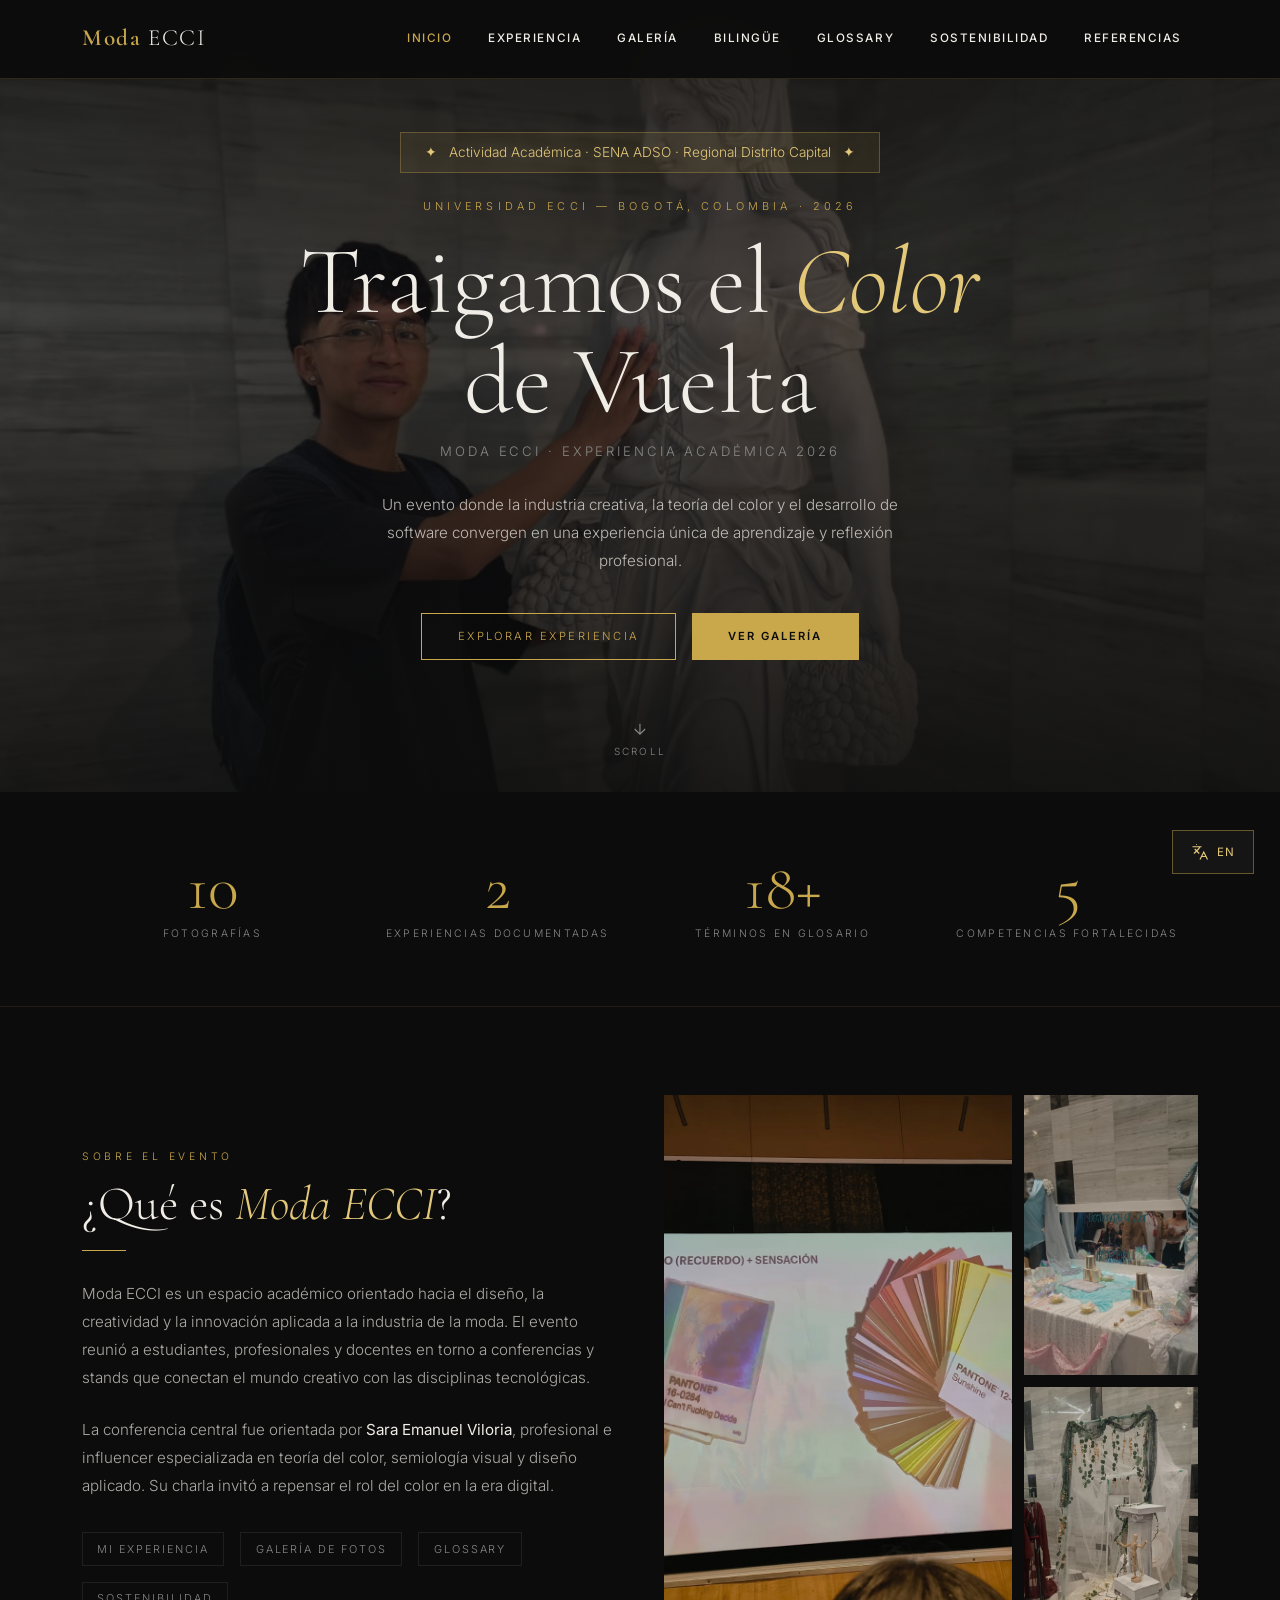
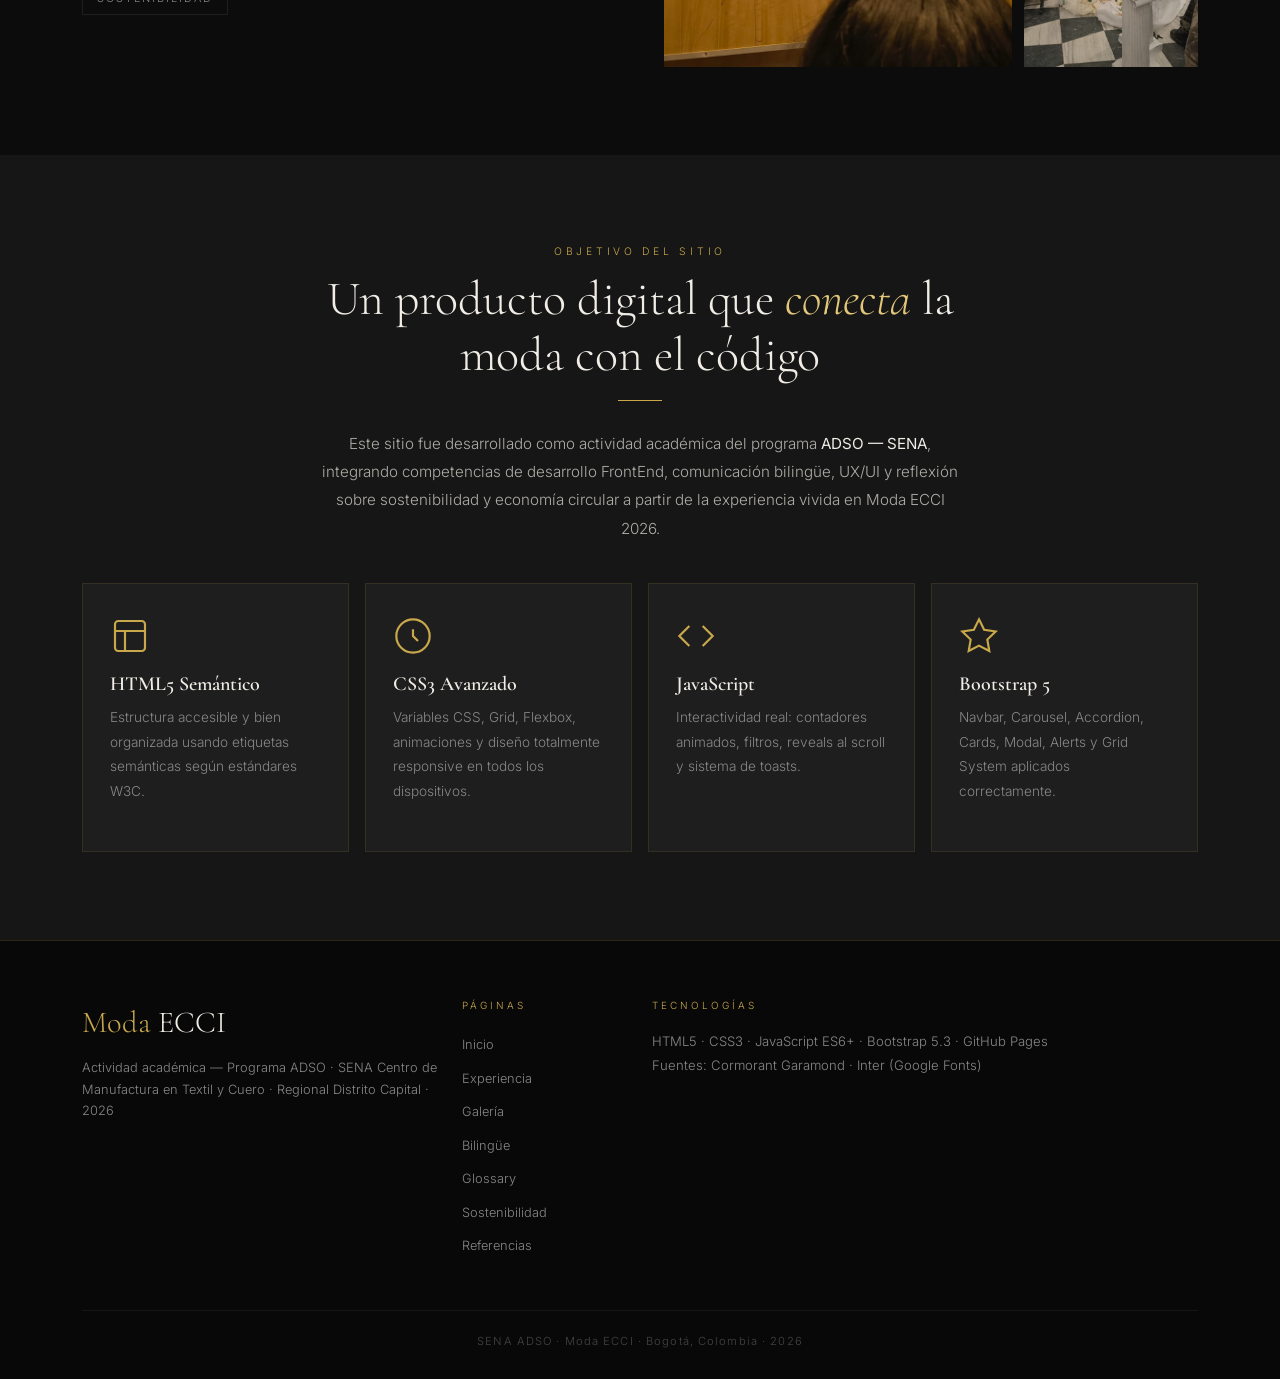
<file: index.html>
<!DOCTYPE html>
<html lang="es">
<head>
  <meta charset="UTF-8"/>
  <meta name="viewport" content="width=device-width,initial-scale=1"/>
  <title>Inicio — Moda ECCI 2026</title>
  <link href="https://cdn.jsdelivr.net/npm/bootstrap@5.3.3/dist/css/bootstrap.min.css" rel="stylesheet"/>
  <link rel="stylesheet" href="assets/css/styles.css"/>
</head>
<body>

<!-- NAVBAR -->
<nav class="navbar navbar-expand-lg fixed-top">
  <div class="container">
    <a class="navbar-brand" href="index.html">Moda <span>ECCI</span></a>
    <button class="navbar-toggler" type="button" data-bs-toggle="collapse" data-bs-target="#navbarMain">
      <span class="navbar-toggler-icon"></span>
    </button>
    <div class="collapse navbar-collapse" id="navbarMain">
      <ul class="navbar-nav ms-auto gap-1 align-items-lg-center">
        <li class="nav-item"><a class="nav-link active" href="index.html">Inicio</a></li>
        <li class="nav-item"><a class="nav-link" href="experiencia.html">Experiencia</a></li>
        <li class="nav-item"><a class="nav-link" href="galeria.html">Galería</a></li>
        <li class="nav-item"><a class="nav-link" href="bilingue.html">Bilingüe</a></li>
        <li class="nav-item"><a class="nav-link" href="glosario.html">Glossary</a></li>
        <li class="nav-item"><a class="nav-link" href="sostenibilidad.html">Sostenibilidad</a></li>
        <li class="nav-item"><a class="nav-link" href="referencias.html">Referencias</a></li>
      </ul>
    </div>
  </div>
</nav>

<!-- HERO — foto del aprendiz con estatua en la ECCI -->
<section class="page-hero">
  <div class="hero-bg-img" style="background-image:url('assets/img/Foto-Inicio-Pagina.jpeg'); background-position: 25% 35%;"></div>
  <div class="hero-vignette"></div>
  <div class="hero-content">
    <div id="wAlert" class="alert-moda d-inline-block mb-4 px-4 py-2">
      ✦ &nbsp; Actividad Académica · SENA ADSO · Regional Distrito Capital &nbsp; ✦
    </div>
    <p class="hero-eyebrow">Universidad ECCI — Bogotá, Colombia · 2026</p>
    <h1 class="hero-title">Traigamos el <em>Color</em><br>de Vuelta</h1>
    <p class="hero-sub">Moda ECCI · Experiencia Académica 2026</p>
    <p class="hero-desc">
      Un evento donde la industria creativa, la teoría del color y el desarrollo de software
      convergen en una experiencia única de aprendizaje y reflexión profesional.
    </p>
    <div class="d-flex gap-3 justify-content-center flex-wrap">
      <a href="experiencia.html" class="btn-outline-gold">Explorar Experiencia</a>
      <a href="galeria.html" class="btn-fill-gold">Ver Galería</a>
    </div>
  </div>
  <div class="hero-scroll-hint">
    <svg viewBox="0 0 24 24" fill="none" stroke="currentColor" stroke-width="1.5"><path d="M12 5v14M5 12l7 7 7-7"/></svg>
    <span>Scroll</span>
  </div>
</section>

<!-- ESTADÍSTICAS -->
<div style="background:var(--negro);padding:4rem 0;border-bottom:1px solid rgba(201,168,76,.1)">
  <div class="container">
    <div class="row text-center g-4">
      <div class="col-6 col-md-3 reveal">
        <div class="stat-num"><span data-count="10">0</span></div>
        <div class="stat-label">Fotografías</div>
      </div>
      <div class="col-6 col-md-3 reveal d1">
        <div class="stat-num"><span data-count="2">0</span></div>
        <div class="stat-label">Experiencias Documentadas</div>
      </div>
      <div class="col-6 col-md-3 reveal d2">
        <div class="stat-num"><span data-count="18" data-suffix="+">0</span></div>
        <div class="stat-label">Términos en Glosario</div>
      </div>
      <div class="col-6 col-md-3 reveal d3">
        <div class="stat-num"><span data-count="5">0</span></div>
        <div class="stat-label">Competencias Fortalecidas</div>
      </div>
    </div>
  </div>
</div>

<!-- PRESENTACIÓN DEL EVENTO -->
<section class="sec">
  <div class="container">
    <div class="row align-items-center g-5">
      <div class="col-lg-6 reveal">
        <p class="eyebrow">Sobre el Evento</p>
        <h2 class="sec-title">¿Qué es <em>Moda ECCI</em>?</h2>
        <div class="gold-rule"></div>
        <p class="sec-lead mb-4">
          Moda ECCI es un espacio académico orientado hacia el diseño, la creatividad y la
          innovación aplicada a la industria de la moda. El evento reunió a estudiantes,
          profesionales y docentes en torno a conferencias y stands que conectan el mundo
          creativo con las disciplinas tecnológicas.
        </p>
        <p class="sec-lead mb-4">
          La conferencia central fue orientada por <strong style="color:var(--blanco)">Sara Emanuel Viloria</strong>,
          profesional e influencer especializada en teoría del color, semiología visual y
          diseño aplicado. Su charla invitó a repensar el rol del color en la era digital.
        </p>
        <div class="page-nav">
          <a href="experiencia.html">Mi Experiencia</a>
          <a href="galeria.html">Galería de Fotos</a>
          <a href="glosario.html">Glossary</a>
          <a href="sostenibilidad.html">Sostenibilidad</a>
        </div>
      </div>
      <div class="col-lg-6 reveal d1">
        <!-- Las fotos de la conferencia son perfectas aquí como preview -->
        <div class="foto-featured">
          <div class="f-main">
            <img src="assets/img/Foto_1-Conferencia-Teoria-del-Color.jpeg"
                 alt="Sara Viloria presentando sobre Pantone en la conferencia"
                 style="height:100%;object-position:center;"/>
          </div>
          <div class="f-sub">
            <img src="assets/img/Foto_2-Stands-Moda.jpeg"
                 alt="Stand Homenaje al Mar — Moda ECCI 2026"/>
          </div>
          <div class="f-sub">
            <img src="assets/img/Foto_3-Stands-Moda.jpeg"
                 alt="Stand con instalación botánica — Moda ECCI 2026"/>
          </div>
        </div>
      </div>
    </div>
  </div>
</section>

<!-- OBJETIVO DEL SITIO -->
<section class="sec sec-alt">
  <div class="container">
    <div class="text-center reveal" style="max-width:640px;margin:0 auto">
      <p class="eyebrow">Objetivo del Sitio</p>
      <h2 class="sec-title">Un producto digital que <em>conecta</em> la moda con el código</h2>
      <div class="gold-rule center"></div>
      <p class="sec-lead">
        Este sitio fue desarrollado como actividad académica del programa <strong style="color:var(--blanco)">ADSO — SENA</strong>,
        integrando competencias de desarrollo FrontEnd, comunicación bilingüe, UX/UI y reflexión
        sobre sostenibilidad y economía circular a partir de la experiencia vivida en Moda ECCI 2026.
      </p>
    </div>
    <div class="row g-3 mt-4">
      <div class="col-md-6 col-lg-3 reveal">
        <div class="moda-card">
          <svg class="moda-card-icon" viewBox="0 0 24 24" fill="none" stroke="currentColor" stroke-width="1.3"><rect x="3" y="3" width="18" height="18" rx="2"/><path d="M3 9h18M9 21V9"/></svg>
          <h5>HTML5 Semántico</h5>
          <p>Estructura accesible y bien organizada usando etiquetas semánticas según estándares W3C.</p>
        </div>
      </div>
      <div class="col-md-6 col-lg-3 reveal d1">
        <div class="moda-card">
          <svg class="moda-card-icon" viewBox="0 0 24 24" fill="none" stroke="currentColor" stroke-width="1.3"><circle cx="12" cy="12" r="10"/><path d="M12 8v4l3 3"/></svg>
          <h5>CSS3 Avanzado</h5>
          <p>Variables CSS, Grid, Flexbox, animaciones y diseño totalmente responsive en todos los dispositivos.</p>
        </div>
      </div>
      <div class="col-md-6 col-lg-3 reveal d2">
        <div class="moda-card">
          <svg class="moda-card-icon" viewBox="0 0 24 24" fill="none" stroke="currentColor" stroke-width="1.3"><path d="M16 18l6-6-6-6M8 6l-6 6 6 6"/></svg>
          <h5>JavaScript</h5>
          <p>Interactividad real: contadores animados, filtros, reveals al scroll y sistema de toasts.</p>
        </div>
      </div>
      <div class="col-md-6 col-lg-3 reveal d3">
        <div class="moda-card">
          <svg class="moda-card-icon" viewBox="0 0 24 24" fill="none" stroke="currentColor" stroke-width="1.3"><path d="M12 2l3.09 6.26L22 9.27l-5 4.87 1.18 6.88L12 17.77l-6.18 3.25L7 14.14 2 9.27l6.91-1.01L12 2z"/></svg>
          <h5>Bootstrap 5</h5>
          <p>Navbar, Carousel, Accordion, Cards, Modal, Alerts y Grid System aplicados correctamente.</p>
        </div>
      </div>
    </div>
  </div>
</section>

<!-- FOOTER -->
<footer>
  <div class="container">
    <div class="row g-4">
      <div class="col-lg-4">
        <div class="footer-brand">Moda <span>ECCI</span></div>
        <p class="footer-text mt-2">Actividad académica — Programa ADSO · SENA Centro de Manufactura en Textil y Cuero · Regional Distrito Capital · 2026</p>
      </div>
      <div class="col-lg-2 col-6">
        <p class="footer-heading">Páginas</p>
        <ul class="footer-links">
          <li><a href="index.html">Inicio</a></li>
          <li><a href="experiencia.html">Experiencia</a></li>
          <li><a href="galeria.html">Galería</a></li>
          <li><a href="bilingue.html">Bilingüe</a></li>
          <li><a href="glosario.html">Glossary</a></li>
          <li><a href="sostenibilidad.html">Sostenibilidad</a></li>
          <li><a href="referencias.html">Referencias</a></li>
        </ul>
      </div>
      <div class="col-lg-6">
        <p class="footer-heading">Tecnologías</p>
        <p style="font-size:.82rem;color:var(--texto-sec);line-height:1.8">
          HTML5 · CSS3 · JavaScript ES6+ · Bootstrap 5.3 · GitHub Pages<br>
          Fuentes: Cormorant Garamond · Inter (Google Fonts)
        </p>
      </div>
    </div>
    <div class="footer-bottom">SENA ADSO · Moda ECCI · Bogotá, Colombia · 2026</div>
  </div>
</footer>

<script src="https://cdn.jsdelivr.net/npm/bootstrap@5.3.3/dist/js/bootstrap.bundle.min.js"></script>
<script src="assets/js/main.js"></script>
<script src="assets/js/translate.js"></script>
</body>
</html>
</file>
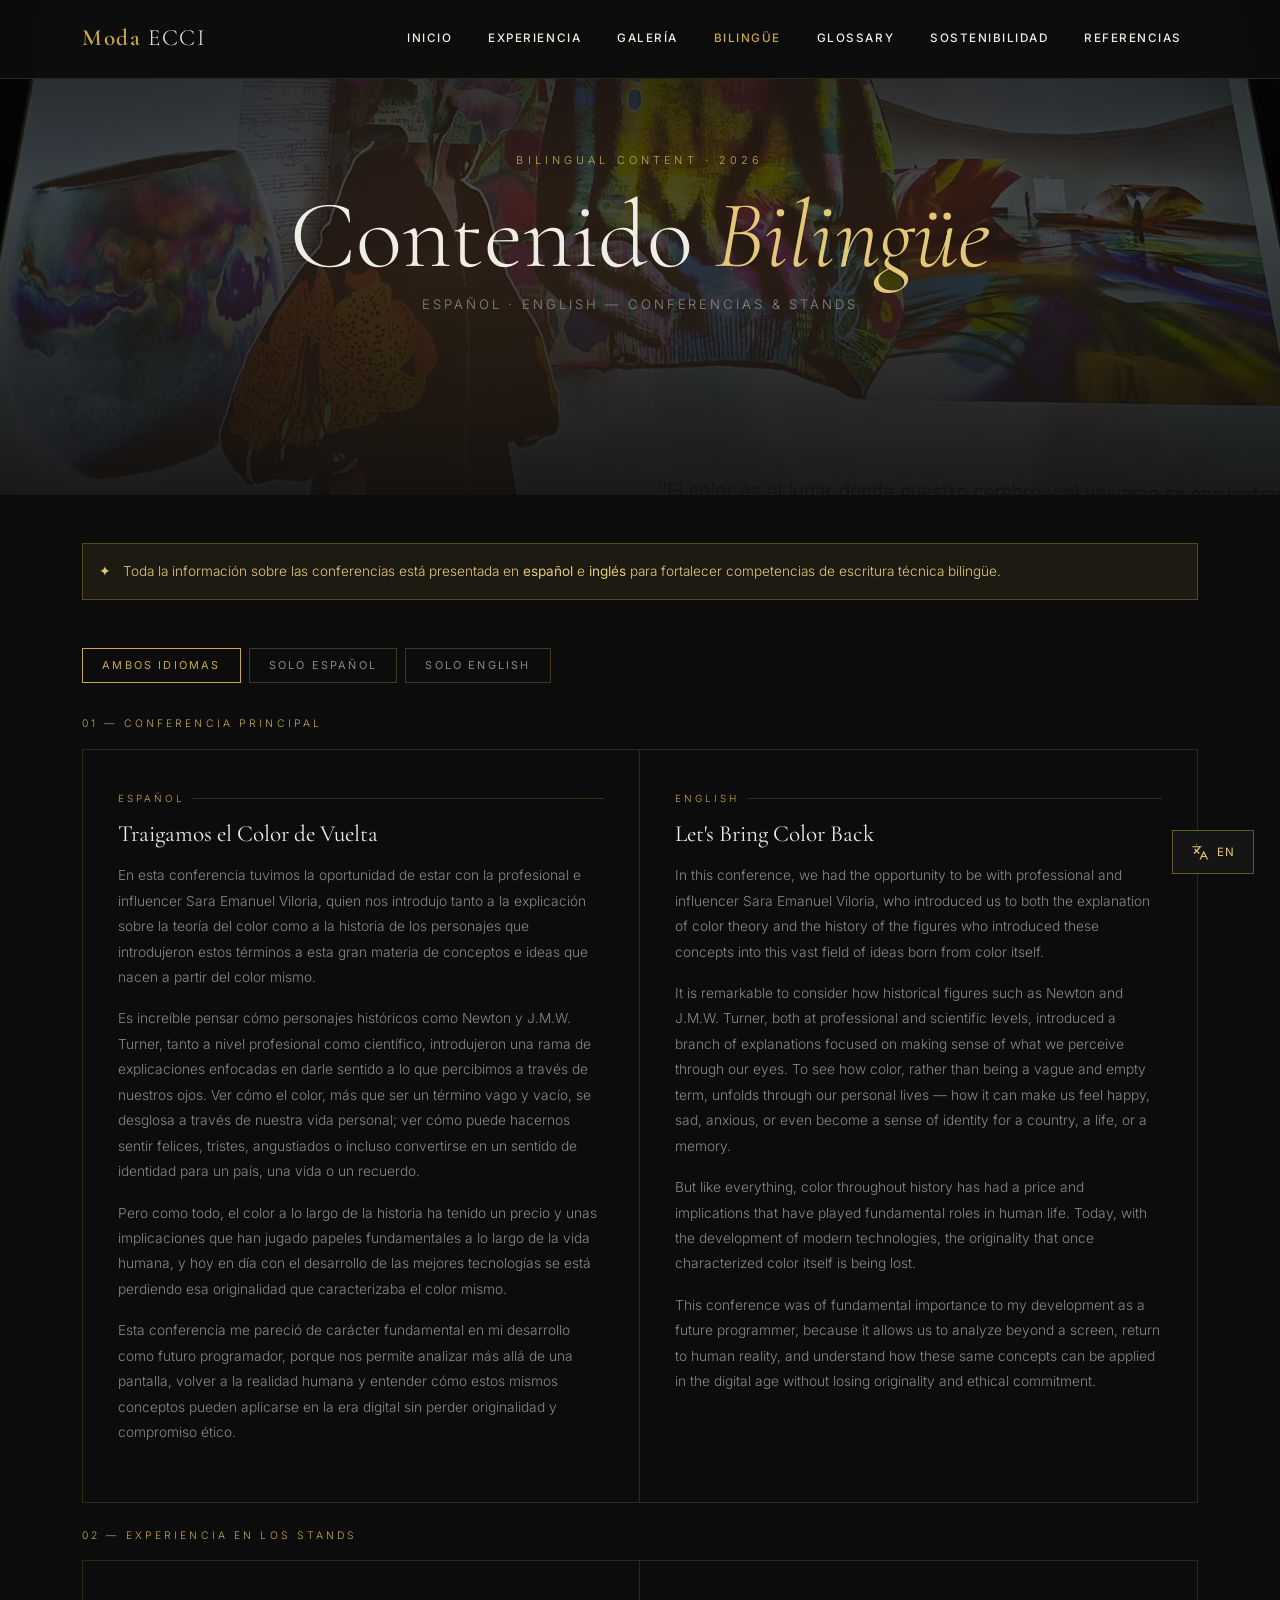
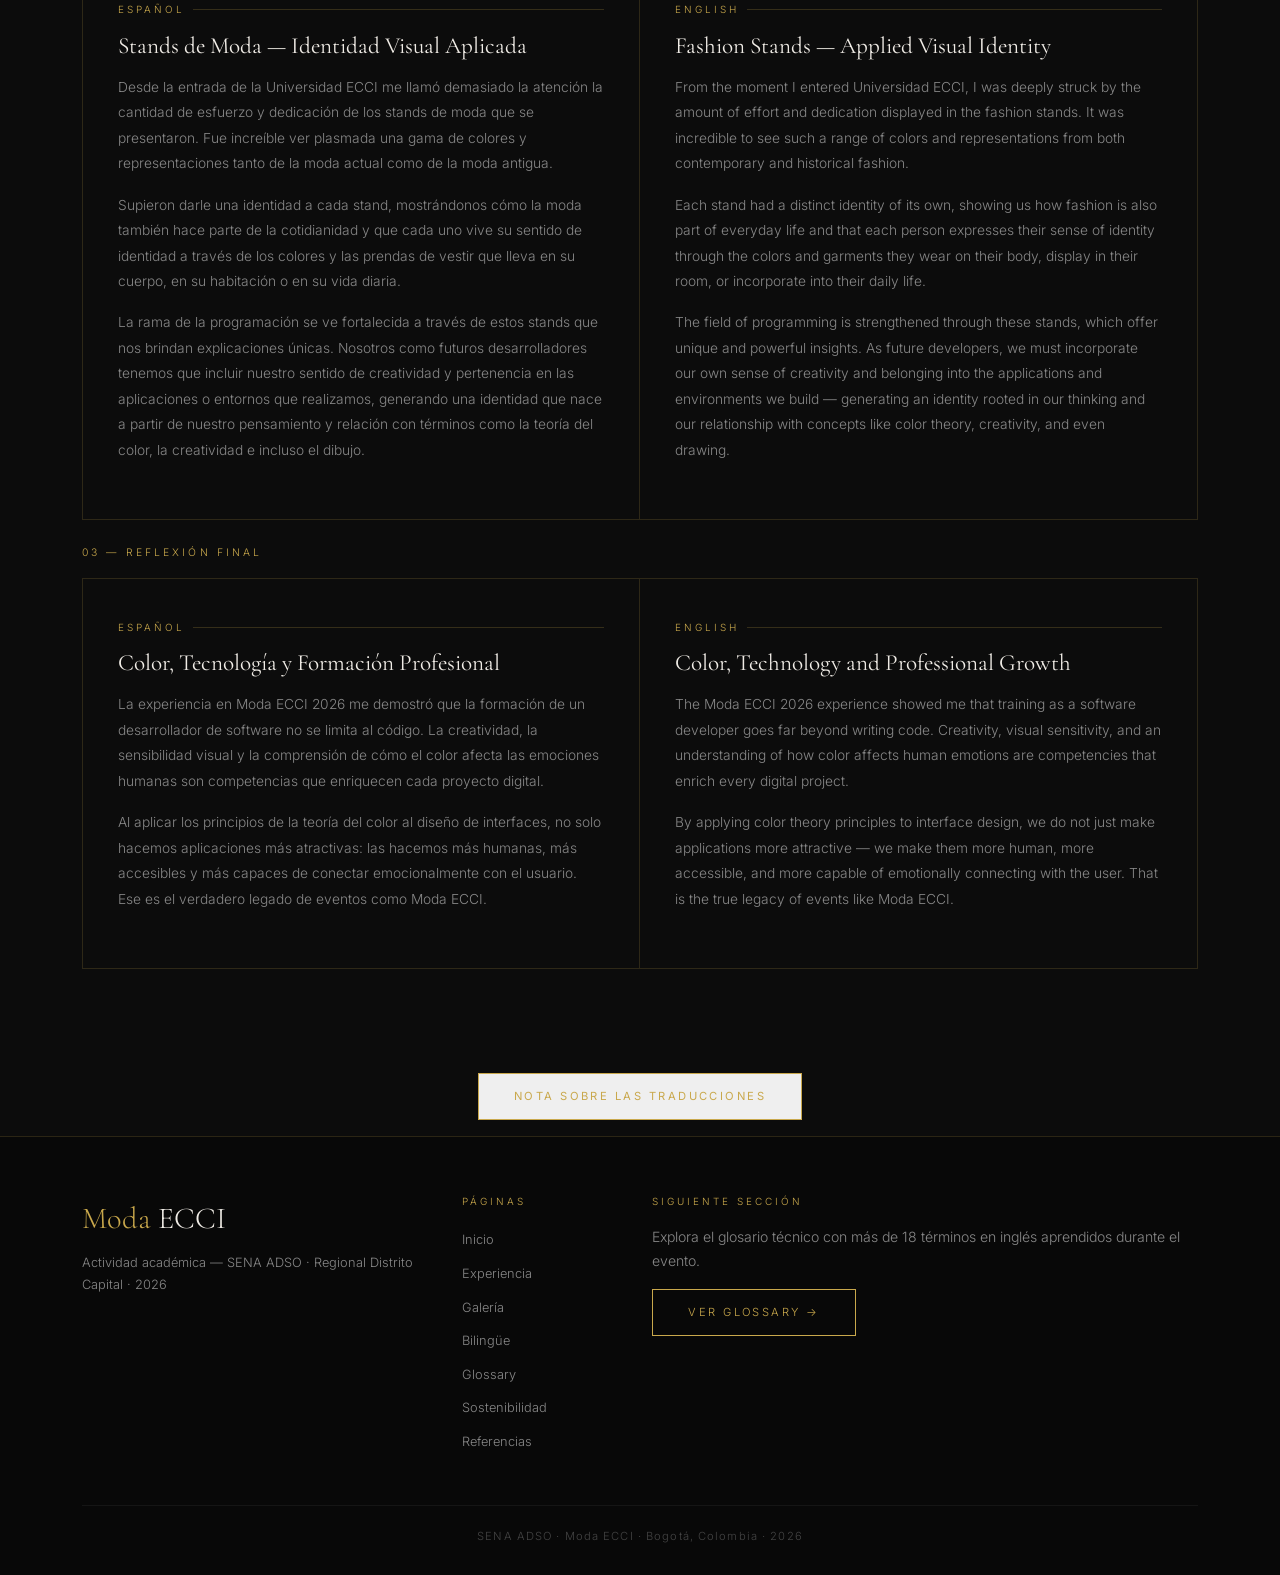
<file: bilingue.html>
<!DOCTYPE html>
<html lang="es">
<head>
  <meta charset="UTF-8"/>
  <meta name="viewport" content="width=device-width,initial-scale=1"/>
  <title>Contenido Bilingüe — Moda ECCI 2026</title>
  <link href="https://cdn.jsdelivr.net/npm/bootstrap@5.3.3/dist/css/bootstrap.min.css" rel="stylesheet"/>
  <link rel="stylesheet" href="assets/css/styles.css"/>
  <style>
    .lang-toggle-wrap { display:flex; gap:.5rem; margin-bottom:2rem; }
    .lang-btn {
      background:transparent; border:1px solid rgba(201,168,76,.28);
      color:var(--texto-sec); font-size:.68rem; letter-spacing:.2em;
      text-transform:uppercase; padding:.45rem 1.2rem; cursor:pointer; transition:all .2s;
    }
    .lang-btn.active,
    .lang-btn:hover { border-color:var(--dorado); color:var(--dorado); }
    .lang-col { transition:opacity .3s; }
    .lang-col.hidden { opacity:.25; pointer-events:none; }
  </style>
</head>
<body>

<!-- NAVBAR -->
<nav class="navbar navbar-expand-lg fixed-top">
  <div class="container">
    <a class="navbar-brand" href="index.html">Moda <span>ECCI</span></a>
    <button class="navbar-toggler" type="button" data-bs-toggle="collapse" data-bs-target="#navbarMain">
      <span class="navbar-toggler-icon"></span>
    </button>
    <div class="collapse navbar-collapse" id="navbarMain">
      <ul class="navbar-nav ms-auto gap-1 align-items-lg-center">
        <li class="nav-item"><a class="nav-link" href="index.html">Inicio</a></li>
        <li class="nav-item"><a class="nav-link" href="experiencia.html">Experiencia</a></li>
        <li class="nav-item"><a class="nav-link" href="galeria.html">Galería</a></li>
        <li class="nav-item"><a class="nav-link active" href="bilingue.html">Bilingüe</a></li>
        <li class="nav-item"><a class="nav-link" href="glosario.html">Glossary</a></li>
        <li class="nav-item"><a class="nav-link" href="sostenibilidad.html">Sostenibilidad</a></li>
        <li class="nav-item"><a class="nav-link" href="referencias.html">Referencias</a></li>
      </ul>
    </div>
  </div>
</nav>

<!-- HERO — foto del moodboard colorido de Paul Klee, ideal para bilingüe/comunicación -->
<section class="page-hero hero-sm">
  <div class="hero-bg-img"
       style="background-image:url('assets/img/Foto_2-Conferencia-Teoria-del-Color.jpeg');
              background-position:center;"></div>
  <div class="hero-vignette"></div>
  <div class="hero-content">
    <p class="hero-eyebrow">Bilingual Content · 2026</p>
    <h1 class="hero-title">Contenido <em>Bilingüe</em></h1>
    <p class="hero-sub">Español · English — Conferencias & Stands</p>
  </div>
</section>

<!-- ALERT BILINGÜE -->
<div class="container mt-5 reveal">
  <div class="alert-moda p-3">
    ✦ &nbsp; Toda la información sobre las conferencias está presentada en <strong>español</strong> e
    <strong>inglés</strong> para fortalecer competencias de escritura técnica bilingüe.
  </div>
</div>

<!-- TOGGLE DE IDIOMA -->
<section class="sec" style="padding-top:3rem">
  <div class="container">

    <div class="lang-toggle-wrap reveal">
      <button class="lang-btn active" id="btnBoth">Ambos idiomas</button>
      <button class="lang-btn" id="btnES">Solo Español</button>
      <button class="lang-btn" id="btnEN">Solo English</button>
    </div>

    <!-- ── BLOQUE 1: Conferencia ────────────────────────────── -->
    <div class="mb-2 reveal">
      <p style="font-size:.65rem;letter-spacing:.3em;text-transform:uppercase;color:var(--dorado);margin-bottom:1rem">
        01 — Conferencia Principal
      </p>
      <div class="bilingual-wrap">
        <div class="bilingual-col lang-col" id="es1">
          <div class="bilingual-lang">Español</div>
          <h4>Traigamos el Color de Vuelta</h4>
          <p>
            En esta conferencia tuvimos la oportunidad de estar con la profesional e influencer
            Sara Emanuel Viloria, quien nos introdujo tanto a la explicación sobre la teoría del
            color como a la historia de los personajes que introdujeron estos términos a esta gran
            materia de conceptos e ideas que nacen a partir del color mismo.
          </p>
          <p style="margin-top:.9rem">
            Es increíble pensar cómo personajes históricos como Newton y J.M.W. Turner, tanto a
            nivel profesional como científico, introdujeron una rama de explicaciones enfocadas en
            darle sentido a lo que percibimos a través de nuestros ojos. Ver cómo el color, más
            que ser un término vago y vacío, se desglosa a través de nuestra vida personal; ver
            cómo puede hacernos sentir felices, tristes, angustiados o incluso convertirse en un
            sentido de identidad para un país, una vida o un recuerdo.
          </p>
          <p style="margin-top:.9rem">
            Pero como todo, el color a lo largo de la historia ha tenido un precio y unas
            implicaciones que han jugado papeles fundamentales a lo largo de la vida humana,
            y hoy en día con el desarrollo de las mejores tecnologías se está perdiendo esa
            originalidad que caracterizaba el color mismo.
          </p>
          <p style="margin-top:.9rem">
            Esta conferencia me pareció de carácter fundamental en mi desarrollo como futuro
            programador, porque nos permite analizar más allá de una pantalla, volver a la
            realidad humana y entender cómo estos mismos conceptos pueden aplicarse en la era
            digital sin perder originalidad y compromiso ético.
          </p>
        </div>
        <div class="bilingual-col lang-col" id="en1">
          <div class="bilingual-lang">English</div>
          <h4>Let's Bring Color Back</h4>
          <p>
            In this conference, we had the opportunity to be with professional and influencer
            Sara Emanuel Viloria, who introduced us to both the explanation of color theory and
            the history of the figures who introduced these concepts into this vast field of
            ideas born from color itself.
          </p>
          <p style="margin-top:.9rem">
            It is remarkable to consider how historical figures such as Newton and J.M.W. Turner,
            both at professional and scientific levels, introduced a branch of explanations focused
            on making sense of what we perceive through our eyes. To see how color, rather than
            being a vague and empty term, unfolds through our personal lives — how it can make us
            feel happy, sad, anxious, or even become a sense of identity for a country, a life,
            or a memory.
          </p>
          <p style="margin-top:.9rem">
            But like everything, color throughout history has had a price and implications that
            have played fundamental roles in human life. Today, with the development of modern
            technologies, the originality that once characterized color itself is being lost.
          </p>
          <p style="margin-top:.9rem">
            This conference was of fundamental importance to my development as a future programmer,
            because it allows us to analyze beyond a screen, return to human reality, and understand
            how these same concepts can be applied in the digital age without losing originality
            and ethical commitment.
          </p>
        </div>
      </div>
    </div>

    <!-- ── BLOQUE 2: Stands ─────────────────────────────────── -->
    <div class="mt-4 reveal">
      <p style="font-size:.65rem;letter-spacing:.3em;text-transform:uppercase;color:var(--dorado);margin-bottom:1rem">
        02 — Experiencia en los Stands
      </p>
      <div class="bilingual-wrap">
        <div class="bilingual-col lang-col" id="es2">
          <div class="bilingual-lang">Español</div>
          <h4>Stands de Moda — Identidad Visual Aplicada</h4>
          <p>
            Desde la entrada de la Universidad ECCI me llamó demasiado la atención la cantidad
            de esfuerzo y dedicación de los stands de moda que se presentaron. Fue increíble ver
            plasmada una gama de colores y representaciones tanto de la moda actual como de la
            moda antigua.
          </p>
          <p style="margin-top:.9rem">
            Supieron darle una identidad a cada stand, mostrándonos cómo la moda también hace
            parte de la cotidianidad y que cada uno vive su sentido de identidad a través de los
            colores y las prendas de vestir que lleva en su cuerpo, en su habitación o en su vida
            diaria.
          </p>
          <p style="margin-top:.9rem">
            La rama de la programación se ve fortalecida a través de estos stands que nos brindan
            explicaciones únicas. Nosotros como futuros desarrolladores tenemos que incluir nuestro
            sentido de creatividad y pertenencia en las aplicaciones o entornos que realizamos,
            generando una identidad que nace a partir de nuestro pensamiento y relación con términos
            como la teoría del color, la creatividad e incluso el dibujo.
          </p>
        </div>
        <div class="bilingual-col lang-col" id="en2">
          <div class="bilingual-lang">English</div>
          <h4>Fashion Stands — Applied Visual Identity</h4>
          <p>
            From the moment I entered Universidad ECCI, I was deeply struck by the amount of
            effort and dedication displayed in the fashion stands. It was incredible to see such
            a range of colors and representations from both contemporary and historical fashion.
          </p>
          <p style="margin-top:.9rem">
            Each stand had a distinct identity of its own, showing us how fashion is also part
            of everyday life and that each person expresses their sense of identity through the
            colors and garments they wear on their body, display in their room, or incorporate
            into their daily life.
          </p>
          <p style="margin-top:.9rem">
            The field of programming is strengthened through these stands, which offer unique
            and powerful insights. As future developers, we must incorporate our own sense of
            creativity and belonging into the applications and environments we build — generating
            an identity rooted in our thinking and our relationship with concepts like color
            theory, creativity, and even drawing.
          </p>
        </div>
      </div>
    </div>

    <!-- ── BLOQUE 3: Conclusión bilingüe ───────────────────── -->
    <div class="mt-4 reveal">
      <p style="font-size:.65rem;letter-spacing:.3em;text-transform:uppercase;color:var(--dorado);margin-bottom:1rem">
        03 — Reflexión Final
      </p>
      <div class="bilingual-wrap">
        <div class="bilingual-col lang-col" id="es3">
          <div class="bilingual-lang">Español</div>
          <h4>Color, Tecnología y Formación Profesional</h4>
          <p>
            La experiencia en Moda ECCI 2026 me demostró que la formación de un desarrollador
            de software no se limita al código. La creatividad, la sensibilidad visual y la
            comprensión de cómo el color afecta las emociones humanas son competencias que
            enriquecen cada proyecto digital.
          </p>
          <p style="margin-top:.9rem">
            Al aplicar los principios de la teoría del color al diseño de interfaces, no solo
            hacemos aplicaciones más atractivas: las hacemos más humanas, más accesibles y más
            capaces de conectar emocionalmente con el usuario. Ese es el verdadero legado de
            eventos como Moda ECCI.
          </p>
        </div>
        <div class="bilingual-col lang-col" id="en3">
          <div class="bilingual-lang">English</div>
          <h4>Color, Technology and Professional Growth</h4>
          <p>
            The Moda ECCI 2026 experience showed me that training as a software developer goes
            far beyond writing code. Creativity, visual sensitivity, and an understanding of
            how color affects human emotions are competencies that enrich every digital project.
          </p>
          <p style="margin-top:.9rem">
            By applying color theory principles to interface design, we do not just make
            applications more attractive — we make them more human, more accessible, and more
            capable of emotionally connecting with the user. That is the true legacy of events
            like Moda ECCI.
          </p>
        </div>
      </div>
    </div>

  </div>
</section>

<!-- MODAL — Nota sobre traducción -->
<div class="text-center py-3">
  <button class="btn-outline-gold" data-bs-toggle="modal" data-bs-target="#modalTraduccion">
    Nota sobre las traducciones
  </button>
</div>

<div class="modal fade" id="modalTraduccion" tabindex="-1">
  <div class="modal-dialog modal-dialog-centered">
    <div class="modal-content">
      <div class="modal-header">
        <h5 class="modal-title">Sobre las traducciones</h5>
        <button type="button" class="btn-close" data-bs-dismiss="modal"></button>
      </div>
      <div class="modal-body">
        <p>
          Todas las traducciones al inglés presentadas en esta página fueron realizadas de forma
          manual, priorizando la fidelidad al sentido original y el uso de lenguaje técnico-académico
          apropiado para el contexto del evento y el programa ADSO.
        </p>
        <p>
          Se evitó la traducción literal para preservar el tono reflexivo y personal del texto
          original en español, adaptándolo al registro formal del inglés académico.
        </p>
      </div>
      <div class="modal-footer">
        <button type="button" class="btn-outline-gold" data-bs-dismiss="modal">Cerrar</button>
      </div>
    </div>
  </div>
</div>

<!-- FOOTER -->
<footer>
  <div class="container">
    <div class="row g-4">
      <div class="col-lg-4">
        <div class="footer-brand">Moda <span>ECCI</span></div>
        <p class="footer-text mt-2">Actividad académica — SENA ADSO · Regional Distrito Capital · 2026</p>
      </div>
      <div class="col-lg-2 col-6">
        <p class="footer-heading">Páginas</p>
        <ul class="footer-links">
          <li><a href="index.html">Inicio</a></li>
          <li><a href="experiencia.html">Experiencia</a></li>
          <li><a href="galeria.html">Galería</a></li>
          <li><a href="bilingue.html">Bilingüe</a></li>
          <li><a href="glosario.html">Glossary</a></li>
          <li><a href="sostenibilidad.html">Sostenibilidad</a></li>
          <li><a href="referencias.html">Referencias</a></li>
        </ul>
      </div>
      <div class="col-lg-6">
        <p class="footer-heading">Siguiente sección</p>
        <p style="font-size:.88rem;color:var(--texto-sec);margin-bottom:1rem">
          Explora el glosario técnico con más de 18 términos en inglés aprendidos durante el evento.
        </p>
        <a href="glosario.html" class="btn-outline-gold">Ver Glossary →</a>
      </div>
    </div>
    <div class="footer-bottom">SENA ADSO · Moda ECCI · Bogotá, Colombia · 2026</div>
  </div>
</footer>

<script src="https://cdn.jsdelivr.net/npm/bootstrap@5.3.3/dist/js/bootstrap.bundle.min.js"></script>
<script src="assets/js/main.js"></script>
<script src="assets/js/translate.js"></script>
<script>
  /* ── Toggle de idioma ─────────────────────────── */
  const cols = { es: ['es1','es2','es3'], en: ['en1','en2','en3'] };

  function setLang(mode) {
    document.querySelectorAll('.lang-btn').forEach(b => b.classList.remove('active'));
    document.getElementById('btn' + mode.charAt(0).toUpperCase() + mode.slice(1))?.classList.add('active');

    cols.es.forEach(id => document.getElementById(id)?.classList.toggle('hidden', mode === 'en'));
    cols.en.forEach(id => document.getElementById(id)?.classList.toggle('hidden', mode === 'es'));
  }

  document.getElementById('btnBoth').addEventListener('click', () => setLang('both'));
  document.getElementById('btnES').addEventListener('click',   () => setLang('es'));
  document.getElementById('btnEN').addEventListener('click',   () => setLang('en'));
</script>
</body>
</html>
</file>
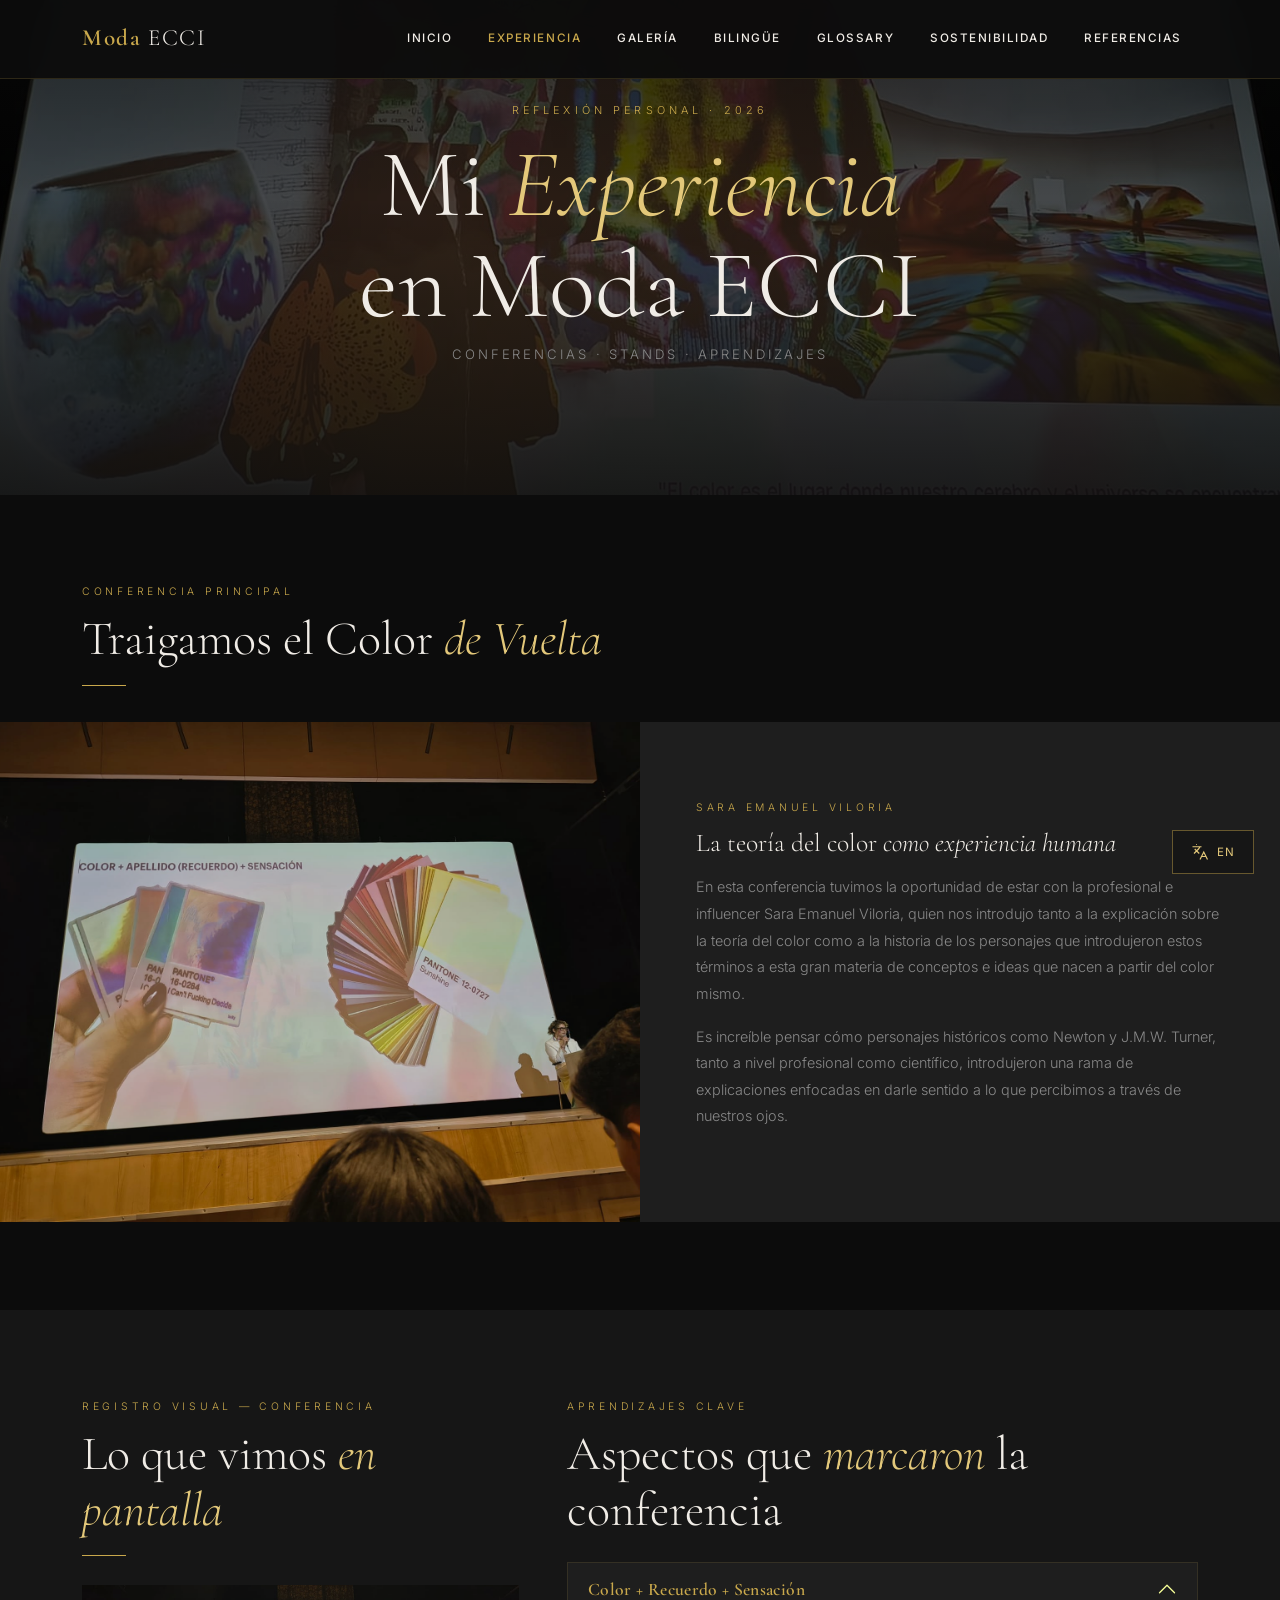
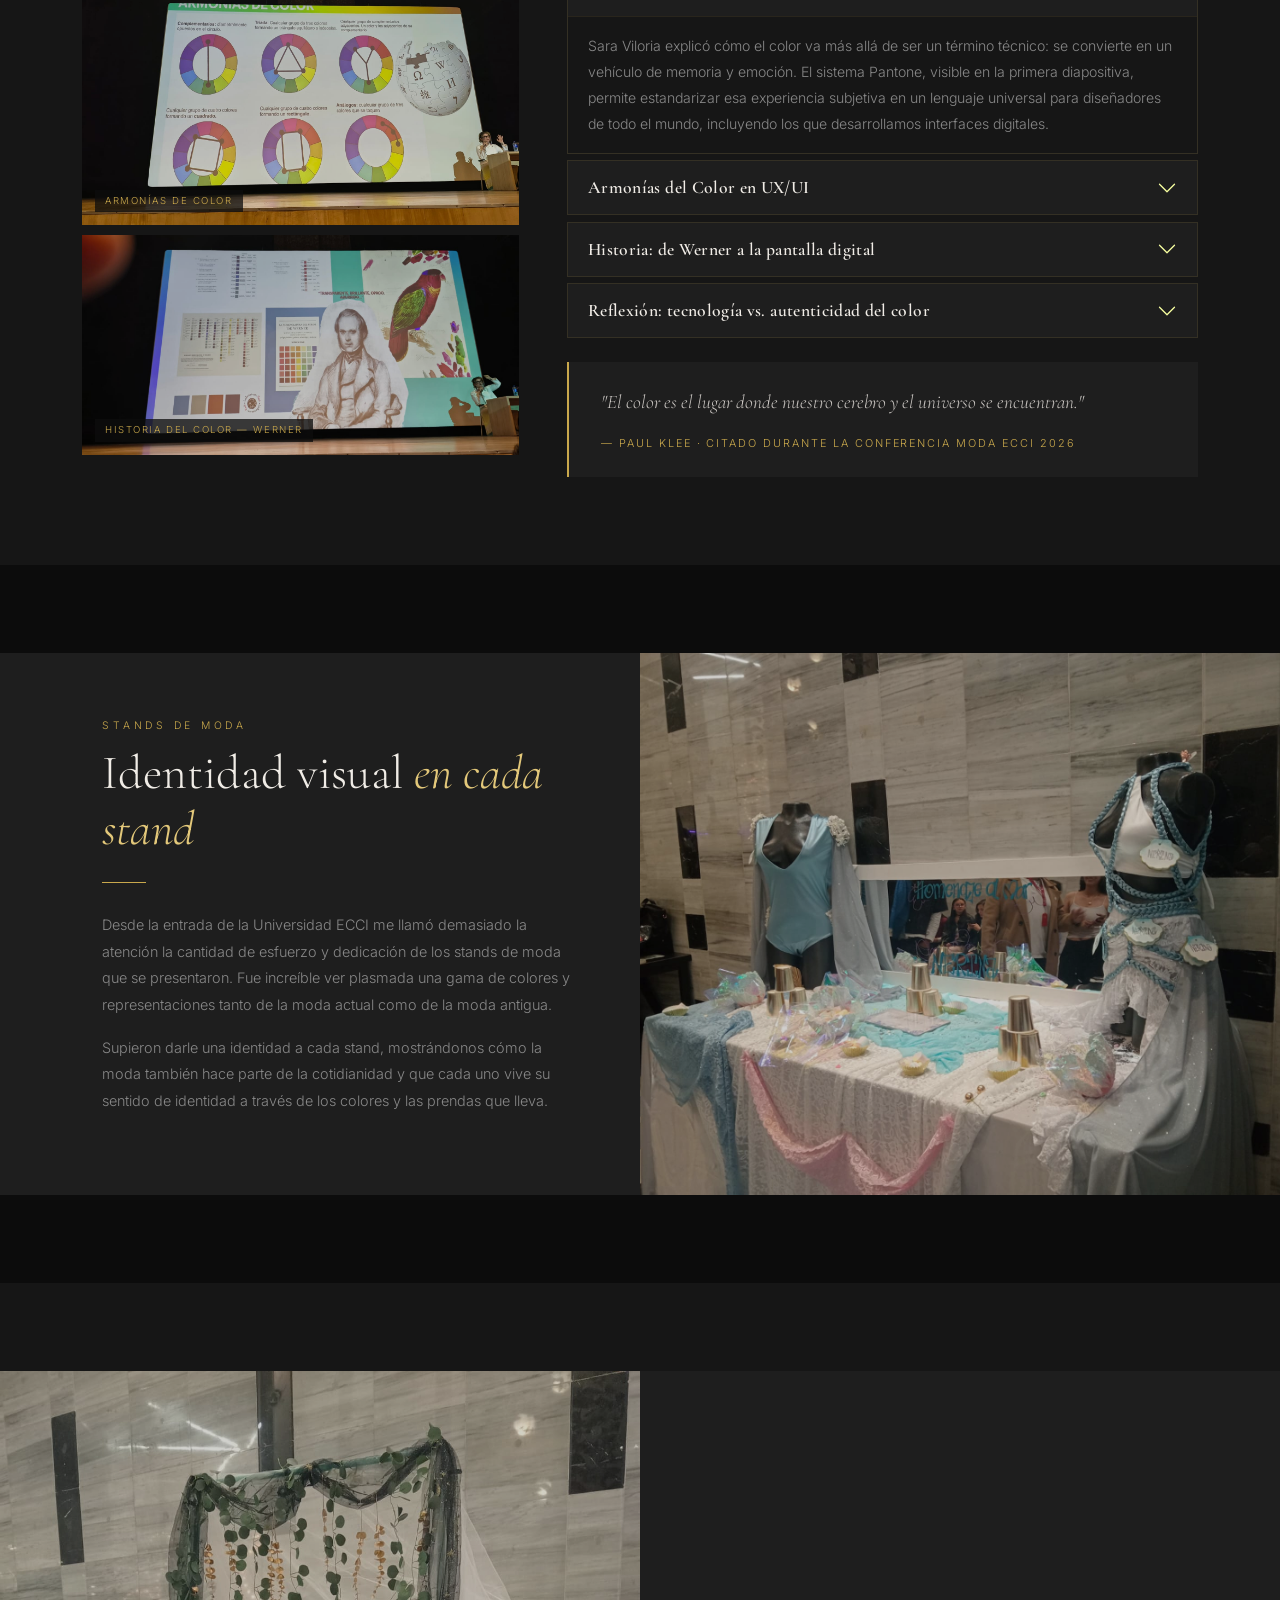
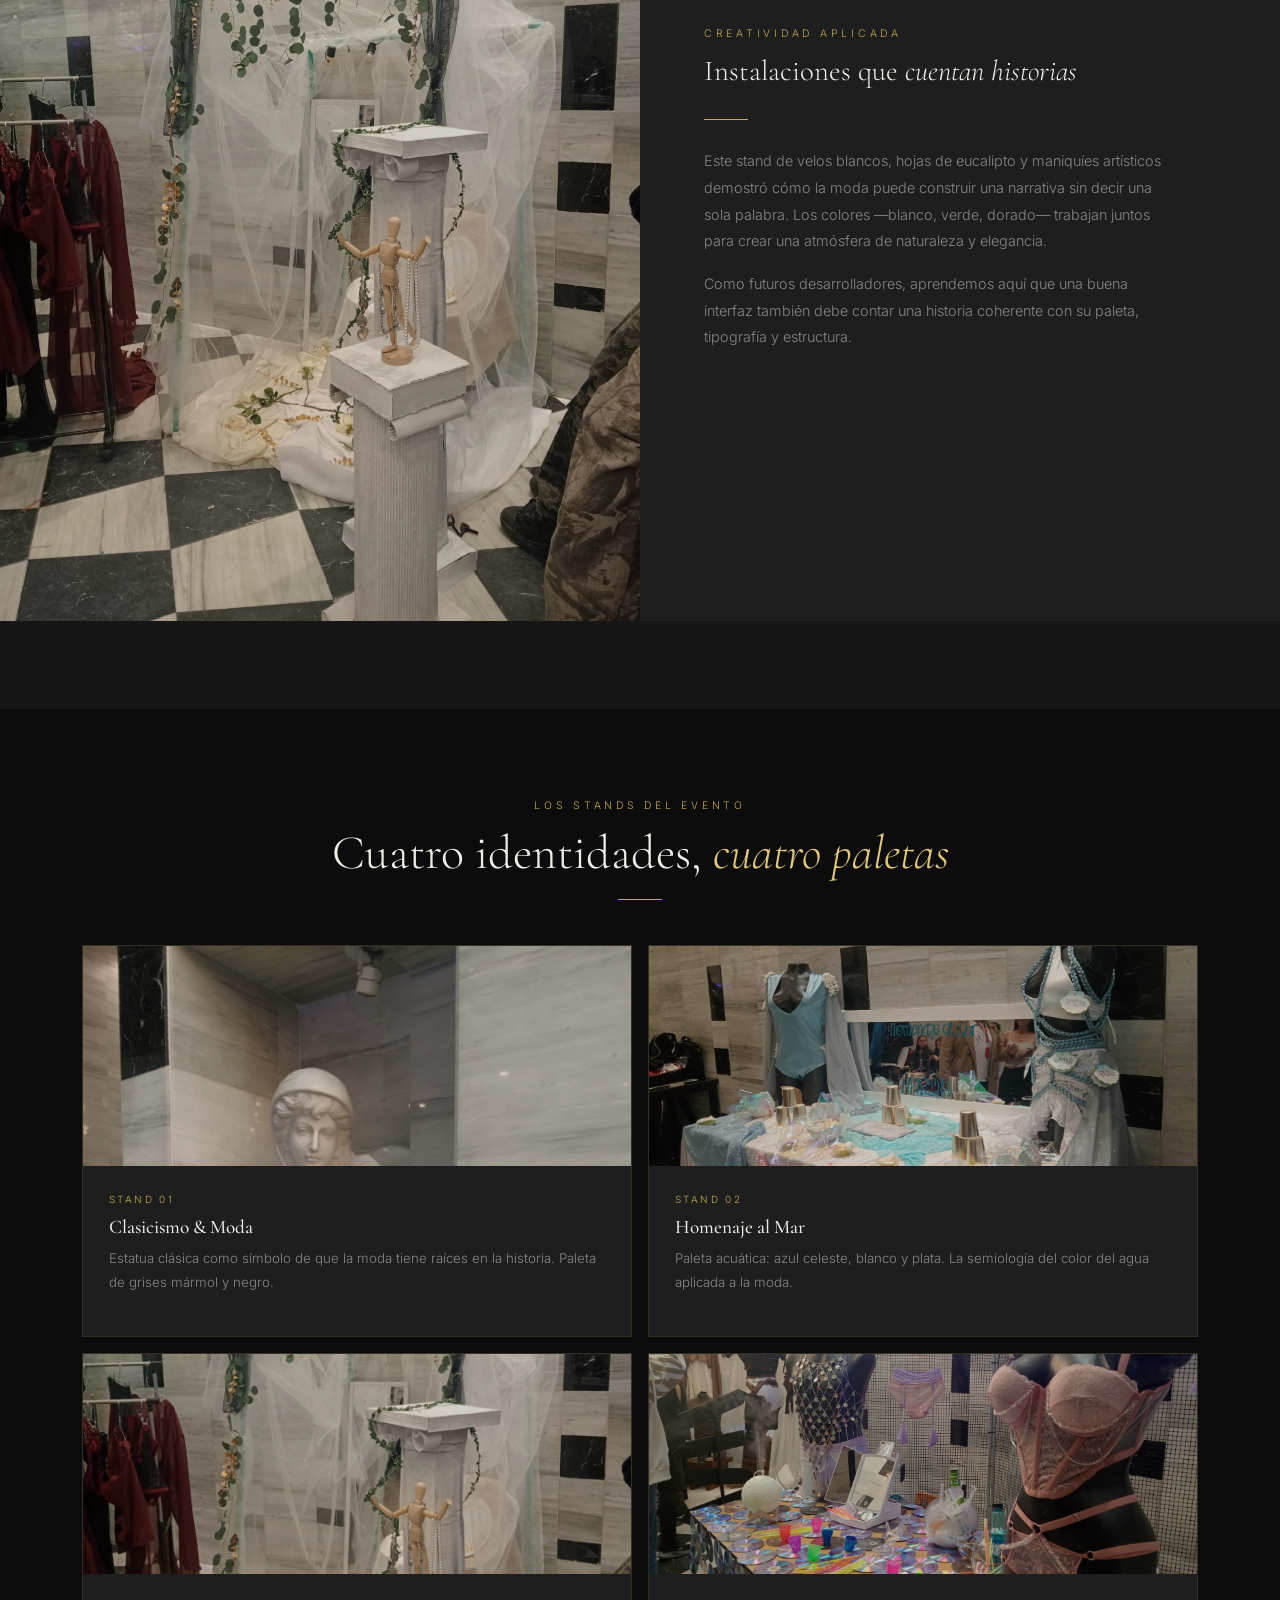
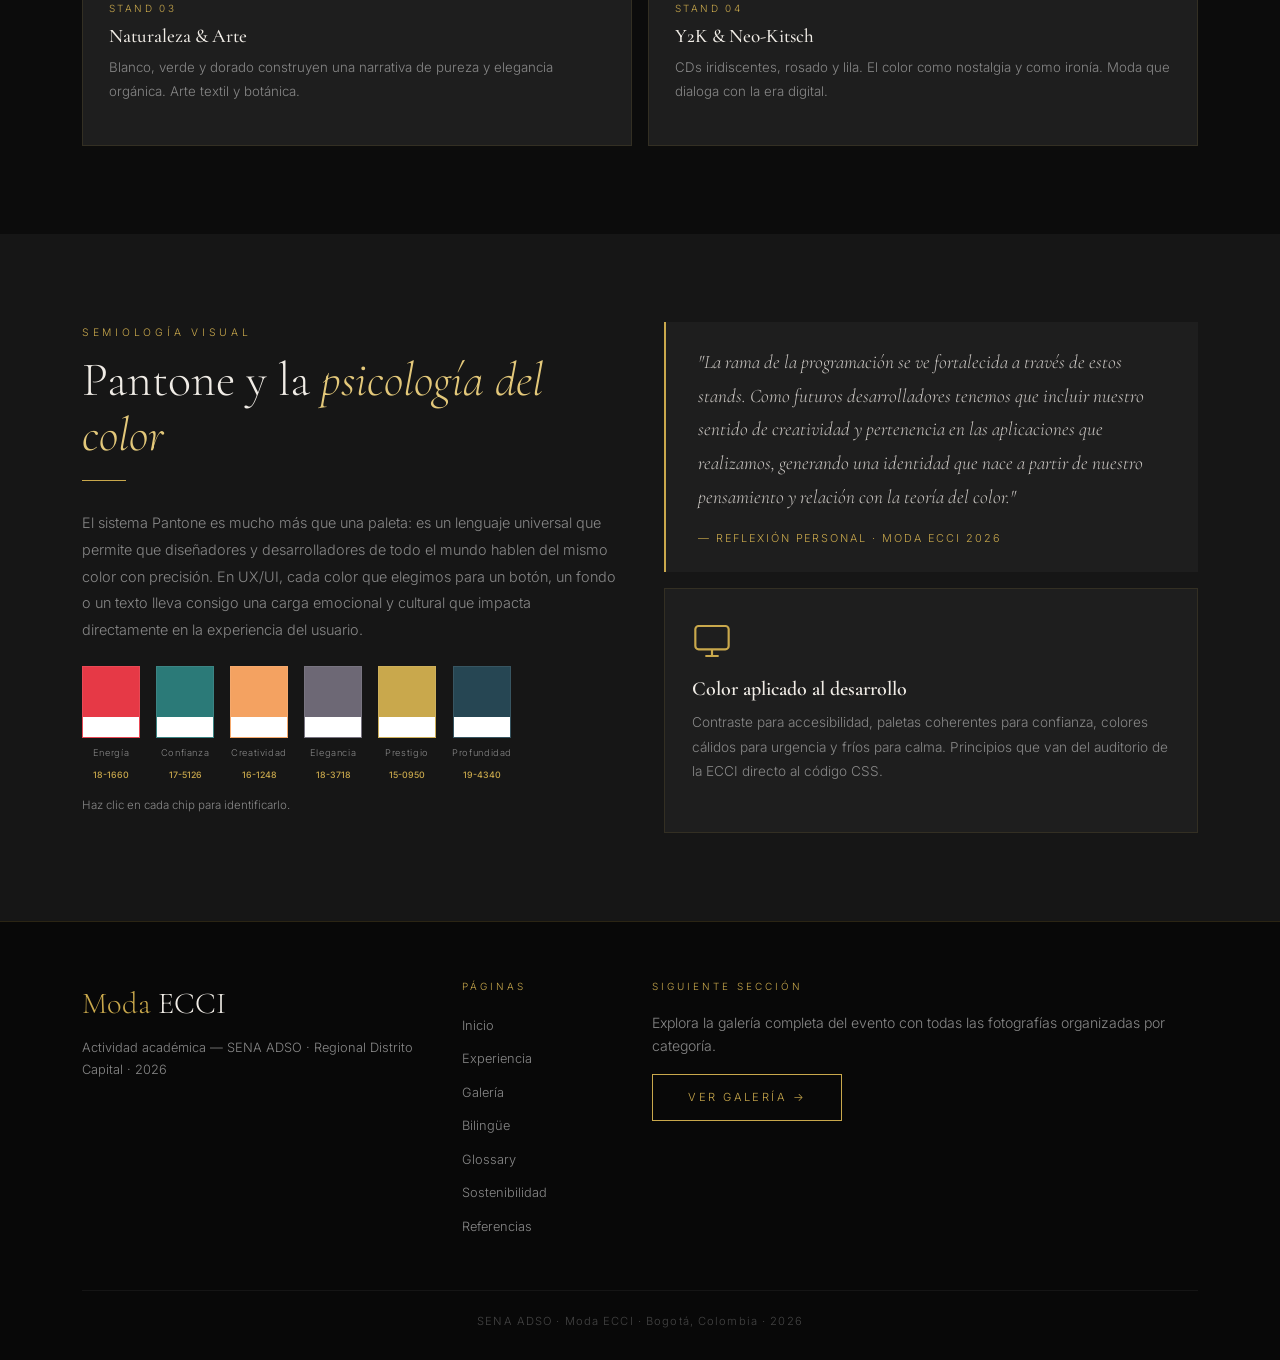
<file: experiencia.html>
<!DOCTYPE html>
<html lang="es">
<head>
  <meta charset="UTF-8"/>
  <meta name="viewport" content="width=device-width,initial-scale=1"/>
  <title>Mi Experiencia — Moda ECCI 2026</title>
  <link href="https://cdn.jsdelivr.net/npm/bootstrap@5.3.3/dist/css/bootstrap.min.css" rel="stylesheet"/>
  <link rel="stylesheet" href="assets/css/styles.css"/>
</head>
<body>

<!-- NAVBAR -->
<nav class="navbar navbar-expand-lg fixed-top">
  <div class="container">
    <a class="navbar-brand" href="index.html">Moda <span>ECCI</span></a>
    <button class="navbar-toggler" type="button" data-bs-toggle="collapse" data-bs-target="#navbarMain">
      <span class="navbar-toggler-icon"></span>
    </button>
    <div class="collapse navbar-collapse" id="navbarMain">
      <ul class="navbar-nav ms-auto gap-1 align-items-lg-center">
        <li class="nav-item"><a class="nav-link" href="index.html">Inicio</a></li>
        <li class="nav-item"><a class="nav-link active" href="experiencia.html">Experiencia</a></li>
        <li class="nav-item"><a class="nav-link" href="galeria.html">Galería</a></li>
        <li class="nav-item"><a class="nav-link" href="bilingue.html">Bilingüe</a></li>
        <li class="nav-item"><a class="nav-link" href="glosario.html">Glossary</a></li>
        <li class="nav-item"><a class="nav-link" href="sostenibilidad.html">Sostenibilidad</a></li>
        <li class="nav-item"><a class="nav-link" href="referencias.html">Referencias</a></li>
      </ul>
    </div>
  </div>
</nav>

<!-- HERO — diapositiva de Paul Klee "El color es el lugar donde el cerebro y el universo se encuentran" -->
<section class="page-hero hero-sm">
  <div class="hero-bg-img" style="background-image:url('assets/img/Foto_2-Conferencia-Teoria-del-Color.jpeg'); background-position:center;"></div>
  <div class="hero-vignette"></div>
  <div class="hero-content">
    <p class="hero-eyebrow">Reflexión Personal · 2026</p>
    <h1 class="hero-title">Mi <em>Experiencia</em><br>en Moda ECCI</h1>
    <p class="hero-sub">Conferencias · Stands · Aprendizajes</p>
  </div>
</section>

<!-- ── CONFERENCIA: SECCIÓN SPLIT ─────────────────────────── -->
<section class="sec">
  <div class="container">
    <div class="row align-items-center g-0 mb-2 reveal">
      <div class="col-12">
        <p class="eyebrow">Conferencia Principal</p>
        <h2 class="sec-title">Traigamos el Color <em>de Vuelta</em></h2>
        <div class="gold-rule"></div>
      </div>
    </div>
  </div>

  <!-- Imagen Pantone chips (Foto_1) — ocupa todo el ancho relativo al texto -->
  <div class="foto-split reveal">
    <div class="split-img">
      <img src="assets/img/Foto_1-Conferencia-Teoria-del-Color.jpeg"
           alt="Diapositiva de la conferencia: Color + Apellido + Sensación, con muestras Pantone"
           style="object-position:center center;"/>
    </div>
    <div class="split-text">
      <p class="eyebrow">Sara Emanuel Viloria</p>
      <h3 style="font-family:var(--display);font-size:1.6rem;font-weight:300;color:var(--blanco);margin-bottom:1rem">
        La teoría del color <em>como experiencia humana</em>
      </h3>
      <p style="font-size:.9rem;color:var(--texto-sec);line-height:1.85;margin-bottom:1rem">
        En esta conferencia tuvimos la oportunidad de estar con la profesional e influencer
        Sara Emanuel Viloria, quien nos introdujo tanto a la explicación sobre la teoría del
        color como a la historia de los personajes que introdujeron estos términos a esta gran
        materia de conceptos e ideas que nacen a partir del color mismo.
      </p>
      <p style="font-size:.9rem;color:var(--texto-sec);line-height:1.85">
        Es increíble pensar cómo personajes históricos como Newton y J.M.W. Turner, tanto a
        nivel profesional como científico, introdujeron una rama de explicaciones enfocadas en
        darle sentido a lo que percibimos a través de nuestros ojos.
      </p>
    </div>
  </div>
</section>

<!-- ACORDEÓN: Aprendizajes de la conferencia + fotos adicionales -->
<section class="sec sec-alt">
  <div class="container">
    <div class="row g-5 align-items-start">

      <!-- Fotos de la conferencia -->
      <div class="col-lg-5 reveal">
        <p class="eyebrow">Registro Visual — Conferencia</p>
        <h3 class="sec-title mb-3">Lo que vimos <em>en pantalla</em></h3>
        <div class="gold-rule"></div>

        <div style="display:grid;grid-template-rows:auto auto;gap:.6rem">
          <!-- Foto armonías de color -->
          <div style="overflow:hidden;position:relative">
            <img src="assets/img/Foto_4-Conferencia-Teoria-del-Color.jpeg"
                 alt="Diapositiva: Armonías de Color — complementarios, triada, análogos"
                 style="width:100%;height:240px;object-fit:cover;object-position:center;filter:brightness(.85);display:block;transition:transform .5s"
                 onmouseover="this.style.transform='scale(1.03)'"
                 onmouseout="this.style.transform='scale(1)'"/>
            <div style="position:absolute;bottom:.8rem;left:.8rem;font-size:.6rem;letter-spacing:.16em;text-transform:uppercase;color:var(--dorado);background:rgba(12,12,12,.75);padding:.2rem .65rem">
              Armonías de Color
            </div>
          </div>
          <!-- Foto historia Werner -->
          <div style="overflow:hidden;position:relative">
            <img src="assets/img/Foto_5-Conferencia-Teoria-del-Color.jpeg"
                 alt="Diapositiva: Nomenclatura del Color de Werner, historia del color"
                 style="width:100%;height:220px;object-fit:cover;object-position:center;filter:brightness(.85);display:block;transition:transform .5s"
                 onmouseover="this.style.transform='scale(1.03)'"
                 onmouseout="this.style.transform='scale(1)'"/>
            <div style="position:absolute;bottom:.8rem;left:.8rem;font-size:.6rem;letter-spacing:.16em;text-transform:uppercase;color:var(--dorado);background:rgba(12,12,12,.75);padding:.2rem .65rem">
              Historia del Color — Werner
            </div>
          </div>
        </div>
      </div>

      <!-- Accordion aprendizajes -->
      <div class="col-lg-7 reveal d1">
        <p class="eyebrow">Aprendizajes Clave</p>
        <h3 class="sec-title mb-4">Aspectos que <em>marcaron</em> la conferencia</h3>
        <div class="accordion" id="accConferencia">

          <div class="accordion-item">
            <h2 class="accordion-header">
              <button class="accordion-button" type="button" data-bs-toggle="collapse" data-bs-target="#c1">
                Color + Recuerdo + Sensación
              </button>
            </h2>
            <div id="c1" class="accordion-collapse collapse show" data-bs-parent="#accConferencia">
              <div class="accordion-body">
                Sara Viloria explicó cómo el color va más allá de ser un término técnico: se convierte en
                un vehículo de memoria y emoción. El sistema Pantone, visible en la primera diapositiva,
                permite estandarizar esa experiencia subjetiva en un lenguaje universal para diseñadores
                de todo el mundo, incluyendo los que desarrollamos interfaces digitales.
              </div>
            </div>
          </div>

          <div class="accordion-item">
            <h2 class="accordion-header">
              <button class="accordion-button collapsed" type="button" data-bs-toggle="collapse" data-bs-target="#c2">
                Armonías del Color en UX/UI
              </button>
            </h2>
            <div id="c2" class="accordion-collapse collapse" data-bs-parent="#accConferencia">
              <div class="accordion-body">
                La diapositiva de armonías de color —complementarios, triadas, análogos— es directamente
                aplicable al diseño de interfaces. Como desarrolladores ADSO, debemos entender que no
                elegimos colores al azar: cada combinación genera una respuesta perceptual en el usuario
                que impacta la usabilidad y la experiencia de la aplicación.
              </div>
            </div>
          </div>

          <div class="accordion-item">
            <h2 class="accordion-header">
              <button class="accordion-button collapsed" type="button" data-bs-toggle="collapse" data-bs-target="#c3">
                Historia: de Werner a la pantalla digital
              </button>
            </h2>
            <div id="c3" class="accordion-collapse collapse" data-bs-parent="#accConferencia">
              <div class="accordion-body">
                La Nomenclatura del Color de Werner (1814) fue uno de los primeros sistemas científicos
                de clasificación cromática. Esta herencia histórica desembocó en los sistemas digitales
                de hoy: RGB, HEX, HSL. Comprender ese camino nos hace diseñadores y programadores más
                conscientes del peso cultural que tiene cada decisión de color en un producto digital.
              </div>
            </div>
          </div>

          <div class="accordion-item">
            <h2 class="accordion-header">
              <button class="accordion-button collapsed" type="button" data-bs-toggle="collapse" data-bs-target="#c4">
                Reflexión: tecnología vs. autenticidad del color
              </button>
            </h2>
            <div id="c4" class="accordion-collapse collapse" data-bs-parent="#accConferencia">
              <div class="accordion-body">
                Esta conferencia fue de carácter fundamental en mi desarrollo como futuro programador,
                porque nos permite analizar más allá de una pantalla, volver a la realidad humana y
                entender cómo estos conceptos pueden aplicarse en la era digital sin perder originalidad
                y compromiso ético. El color tiene precio e historia; nosotros decidimos si lo respetamos.
              </div>
            </div>
          </div>

        </div>

        <!-- Cita -->
        <div class="quote-block mt-4">
          "El color es el lugar donde nuestro cerebro y el universo se encuentran."
          <div class="quote-attr">— Paul Klee · citado durante la conferencia Moda ECCI 2026</div>
        </div>
      </div>
    </div>
  </div>
</section>

<!-- ── STANDS DE MODA ──────────────────────────────────────── -->

<!-- Split: foto Homenaje al Mar (Foto_2) -->
<section class="sec">
  <div class="container-fluid px-0">
    <div class="foto-split reveal">
      <div class="split-text" style="padding:4rem 4rem 4rem max(3rem, 8vw)">
        <p class="eyebrow">Stands de Moda</p>
        <h2 class="sec-title">Identidad visual <em>en cada stand</em></h2>
        <div class="gold-rule"></div>
        <p style="font-size:.9rem;color:var(--texto-sec);line-height:1.85;margin-bottom:1rem">
          Desde la entrada de la Universidad ECCI me llamó demasiado la atención la cantidad
          de esfuerzo y dedicación de los stands de moda que se presentaron. Fue increíble
          ver plasmada una gama de colores y representaciones tanto de la moda actual como
          de la moda antigua.
        </p>
        <p style="font-size:.9rem;color:var(--texto-sec);line-height:1.85">
          Supieron darle una identidad a cada stand, mostrándonos cómo la moda también hace
          parte de la cotidianidad y que cada uno vive su sentido de identidad a través de
          los colores y las prendas que lleva.
        </p>
      </div>
      <div class="split-img">
        <!-- Stand "Homenaje al Mar": azul celeste, tonos acuáticos -->
        <img src="assets/img/Foto_2-Stands-Moda.jpeg"
             alt="Stand 'Homenaje al Mar' — vestidos celestes y decoración marina, ECCI 2026"
             style="object-position:center;"/>
      </div>
    </div>
  </div>
</section>

<!-- Split inverso: instalación botánica (Foto_3) -->
<section class="sec sec-alt">
  <div class="container-fluid px-0">
    <div class="foto-split reveal">
      <div class="split-img">
        <!-- Stand con velos, hojas y maniquí artístico -->
        <img src="assets/img/Foto_3-Stands-Moda.jpeg"
             alt="Stand con instalación botánica — velos blancos, eucalipto dorado y maniquí de madera, ECCI 2026"
             style="object-position:center;"/>
      </div>
      <div class="split-text" style="padding:4rem max(3rem, 8vw) 4rem 4rem">
        <p class="eyebrow">Creatividad Aplicada</p>
        <h3 style="font-family:var(--display);font-size:1.8rem;font-weight:300;color:var(--blanco);margin-bottom:.8rem">
          Instalaciones que <em>cuentan historias</em>
        </h3>
        <div class="gold-rule"></div>
        <p style="font-size:.9rem;color:var(--texto-sec);line-height:1.85;margin-bottom:1rem">
          Este stand de velos blancos, hojas de eucalipto y maniquíes artísticos demostró cómo
          la moda puede construir una narrativa sin decir una sola palabra. Los colores —blanco,
          verde, dorado— trabajan juntos para crear una atmósfera de naturaleza y elegancia.
        </p>
        <p style="font-size:.9rem;color:var(--texto-sec);line-height:1.85">
          Como futuros desarrolladores, aprendemos aquí que una buena interfaz también debe
          contar una historia coherente con su paleta, tipografía y estructura.
        </p>
      </div>
    </div>
  </div>
</section>

<!-- Cards: los 4 stands con sus fotos -->
<section class="sec">
  <div class="container">
    <div class="text-center reveal">
      <p class="eyebrow">Los Stands del Evento</p>
      <h2 class="sec-title">Cuatro identidades, <em>cuatro paletas</em></h2>
      <div class="gold-rule center"></div>
    </div>
    <div class="row g-3 mt-2">

      <div class="col-md-6 reveal">
        <div style="background:var(--gris-card);border:1px solid rgba(201,168,76,.12);overflow:hidden">
          <div style="overflow:hidden;height:220px">
            <img src="assets/img/Foto_1-Stands-Moda.jpeg"
                 alt="Stand con estatua clásica — entrada de la ECCI"
                 style="width:100%;height:100%;object-fit:cover;object-position:center top;filter:brightness(.82);transition:transform .5s"
                 onmouseover="this.style.transform='scale(1.04)'"
                 onmouseout="this.style.transform='scale(1)'"/>
          </div>
          <div style="padding:1.6rem">
            <p style="font-size:.62rem;letter-spacing:.25em;text-transform:uppercase;color:var(--dorado);margin-bottom:.5rem">Stand 01</p>
            <h5 style="font-family:var(--display);font-size:1.2rem;color:var(--blanco);margin-bottom:.5rem">Clasicismo & Moda</h5>
            <p style="font-size:.83rem;color:var(--texto-sec);line-height:1.8">Estatua clásica como símbolo de que la moda tiene raíces en la historia. Paleta de grises mármol y negro.</p>
          </div>
        </div>
      </div>

      <div class="col-md-6 reveal d1">
        <div style="background:var(--gris-card);border:1px solid rgba(201,168,76,.12);overflow:hidden">
          <div style="overflow:hidden;height:220px">
            <img src="assets/img/Foto_2-Stands-Moda.jpeg"
                 alt="Stand Homenaje al Mar — vestidos celestes, decoración acuática"
                 style="width:100%;height:100%;object-fit:cover;object-position:center;filter:brightness(.82);transition:transform .5s"
                 onmouseover="this.style.transform='scale(1.04)'"
                 onmouseout="this.style.transform='scale(1)'"/>
          </div>
          <div style="padding:1.6rem">
            <p style="font-size:.62rem;letter-spacing:.25em;text-transform:uppercase;color:var(--dorado);margin-bottom:.5rem">Stand 02</p>
            <h5 style="font-family:var(--display);font-size:1.2rem;color:var(--blanco);margin-bottom:.5rem">Homenaje al Mar</h5>
            <p style="font-size:.83rem;color:var(--texto-sec);line-height:1.8">Paleta acuática: azul celeste, blanco y plata. La semiología del color del agua aplicada a la moda.</p>
          </div>
        </div>
      </div>

      <div class="col-md-6 reveal d2">
        <div style="background:var(--gris-card);border:1px solid rgba(201,168,76,.12);overflow:hidden">
          <div style="overflow:hidden;height:220px">
            <img src="assets/img/Foto_3-Stands-Moda.jpeg"
                 alt="Stand botánico — velos blancos y eucalipto dorado"
                 style="width:100%;height:100%;object-fit:cover;object-position:center;filter:brightness(.82);transition:transform .5s"
                 onmouseover="this.style.transform='scale(1.04)'"
                 onmouseout="this.style.transform='scale(1)'"/>
          </div>
          <div style="padding:1.6rem">
            <p style="font-size:.62rem;letter-spacing:.25em;text-transform:uppercase;color:var(--dorado);margin-bottom:.5rem">Stand 03</p>
            <h5 style="font-family:var(--display);font-size:1.2rem;color:var(--blanco);margin-bottom:.5rem">Naturaleza & Arte</h5>
            <p style="font-size:.83rem;color:var(--texto-sec);line-height:1.8">Blanco, verde y dorado construyen una narrativa de pureza y elegancia orgánica. Arte textil y botánica.</p>
          </div>
        </div>
      </div>

      <div class="col-md-6 reveal d3">
        <div style="background:var(--gris-card);border:1px solid rgba(201,168,76,.12);overflow:hidden">
          <div style="overflow:hidden;height:220px">
            <img src="assets/img/Foto_4-Stands-Moda.jpeg"
                 alt="Stand Y2K — maniquíes con prendas rosadas, CDs iridiscentes en la mesa"
                 style="width:100%;height:100%;object-fit:cover;object-position:center;filter:brightness(.82);transition:transform .5s"
                 onmouseover="this.style.transform='scale(1.04)'"
                 onmouseout="this.style.transform='scale(1)'"/>
          </div>
          <div style="padding:1.6rem">
            <p style="font-size:.62rem;letter-spacing:.25em;text-transform:uppercase;color:var(--dorado);margin-bottom:.5rem">Stand 04</p>
            <h5 style="font-family:var(--display);font-size:1.2rem;color:var(--blanco);margin-bottom:.5rem">Y2K &amp; Neo-Kitsch</h5>
            <p style="font-size:.83rem;color:var(--texto-sec);line-height:1.8">CDs iridiscentes, rosado y lila. El color como nostalgia y como ironía. Moda que dialoga con la era digital.</p>
          </div>
        </div>
      </div>

    </div>
  </div>
</section>

<!-- Pantone chips + color en UX -->
<section class="sec sec-alt">
  <div class="container">
    <div class="row g-5 align-items-center">
      <div class="col-lg-6 reveal">
        <p class="eyebrow">Semiología Visual</p>
        <h2 class="sec-title">Pantone y la <em>psicología del color</em></h2>
        <div class="gold-rule"></div>
        <p style="font-size:.9rem;color:var(--texto-sec);line-height:1.85;margin-bottom:1.4rem">
          El sistema Pantone es mucho más que una paleta: es un lenguaje universal que permite
          que diseñadores y desarrolladores de todo el mundo hablen del mismo color con precisión.
          En UX/UI, cada color que elegimos para un botón, un fondo o un texto lleva consigo
          una carga emocional y cultural que impacta directamente en la experiencia del usuario.
        </p>
        <div class="pantone-row">
          <div class="p-chip">
            <div class="p-chip-color" style="background:#E63946"></div>
            <span class="p-chip-name">Energía</span>
            <span class="p-chip-code">18-1660</span>
          </div>
          <div class="p-chip">
            <div class="p-chip-color" style="background:#2B7A78"></div>
            <span class="p-chip-name">Confianza</span>
            <span class="p-chip-code">17-5126</span>
          </div>
          <div class="p-chip">
            <div class="p-chip-color" style="background:#F4A261"></div>
            <span class="p-chip-name">Creatividad</span>
            <span class="p-chip-code">16-1248</span>
          </div>
          <div class="p-chip">
            <div class="p-chip-color" style="background:#6D6875"></div>
            <span class="p-chip-name">Elegancia</span>
            <span class="p-chip-code">18-3718</span>
          </div>
          <div class="p-chip">
            <div class="p-chip-color" style="background:#C9A84C"></div>
            <span class="p-chip-name">Prestigio</span>
            <span class="p-chip-code">15-0950</span>
          </div>
          <div class="p-chip">
            <div class="p-chip-color" style="background:#264653"></div>
            <span class="p-chip-name">Profundidad</span>
            <span class="p-chip-code">19-4340</span>
          </div>
        </div>
        <p style="font-size:.72rem;color:var(--texto-sec);margin-top:.8rem">
          Haz clic en cada chip para identificarlo.
        </p>
      </div>
      <div class="col-lg-6 reveal d1">
        <div class="quote-block">
          "La rama de la programación se ve fortalecida a través de estos stands. Como futuros
          desarrolladores tenemos que incluir nuestro sentido de creatividad y pertenencia en
          las aplicaciones que realizamos, generando una identidad que nace a partir de nuestro
          pensamiento y relación con la teoría del color."
          <div class="quote-attr">— Reflexión personal · Moda ECCI 2026</div>
        </div>
        <div class="moda-card mt-3">
          <svg class="moda-card-icon" viewBox="0 0 24 24" fill="none" stroke="currentColor" stroke-width="1.3"><rect x="2" y="3" width="20" height="14" rx="2"/><path d="M8 21h8M12 17v4"/></svg>
          <h5>Color aplicado al desarrollo</h5>
          <p>Contraste para accesibilidad, paletas coherentes para confianza, colores cálidos para urgencia y fríos para calma. Principios que van del auditorio de la ECCI directo al código CSS.</p>
        </div>
      </div>
    </div>
  </div>
</section>

<!-- FOOTER -->
<footer>
  <div class="container">
    <div class="row g-4">
      <div class="col-lg-4">
        <div class="footer-brand">Moda <span>ECCI</span></div>
        <p class="footer-text mt-2">Actividad académica — SENA ADSO · Regional Distrito Capital · 2026</p>
      </div>
      <div class="col-lg-2 col-6">
        <p class="footer-heading">Páginas</p>
        <ul class="footer-links">
          <li><a href="index.html">Inicio</a></li>
          <li><a href="experiencia.html">Experiencia</a></li>
          <li><a href="galeria.html">Galería</a></li>
          <li><a href="bilingue.html">Bilingüe</a></li>
          <li><a href="glosario.html">Glossary</a></li>
          <li><a href="sostenibilidad.html">Sostenibilidad</a></li>
          <li><a href="referencias.html">Referencias</a></li>
        </ul>
      </div>
      <div class="col-lg-6">
        <p class="footer-heading">Siguiente sección</p>
        <p style="font-size:.88rem;color:var(--texto-sec);margin-bottom:1rem">Explora la galería completa del evento con todas las fotografías organizadas por categoría.</p>
        <a href="galeria.html" class="btn-outline-gold">Ver Galería →</a>
      </div>
    </div>
    <div class="footer-bottom">SENA ADSO · Moda ECCI · Bogotá, Colombia · 2026</div>
  </div>
</footer>

<script src="https://cdn.jsdelivr.net/npm/bootstrap@5.3.3/dist/js/bootstrap.bundle.min.js"></script>
<script src="assets/js/main.js"></script>
<script src="assets/js/translate.js"></script>
</body>
</html>
</file>
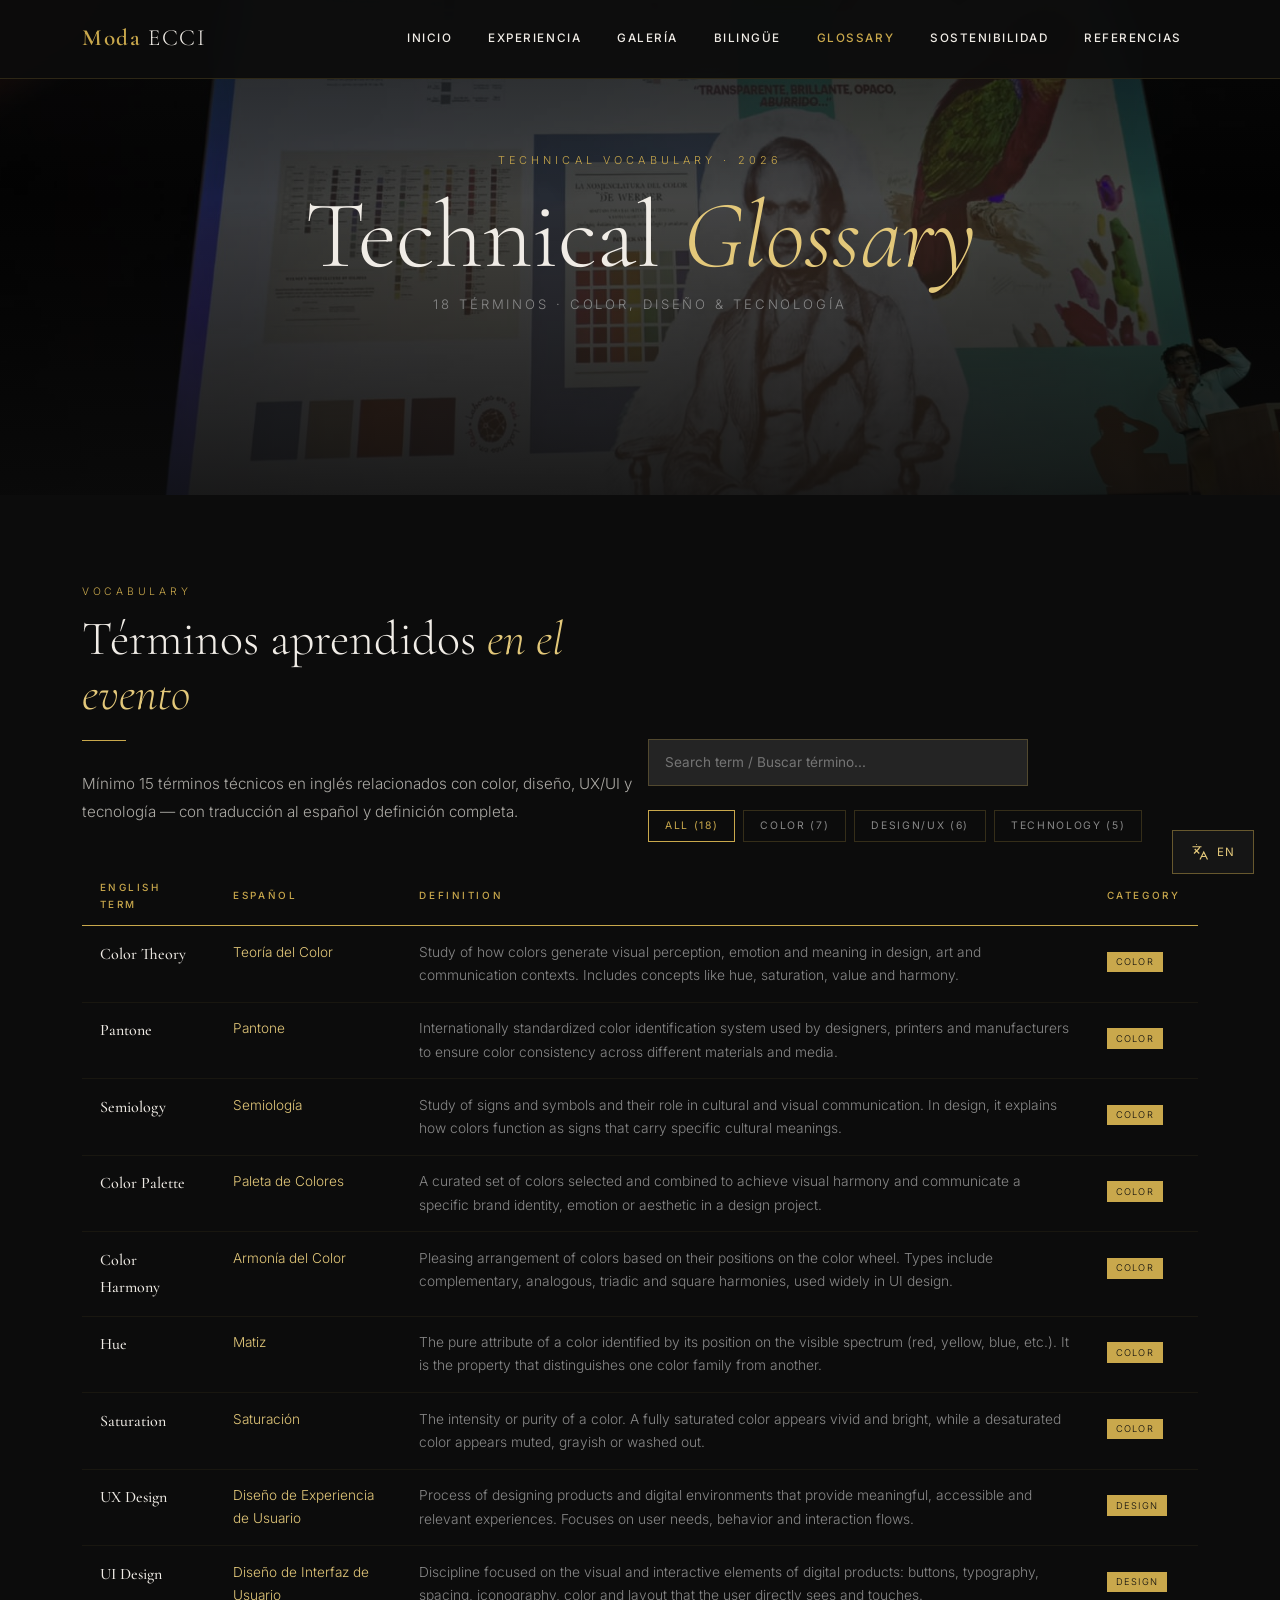
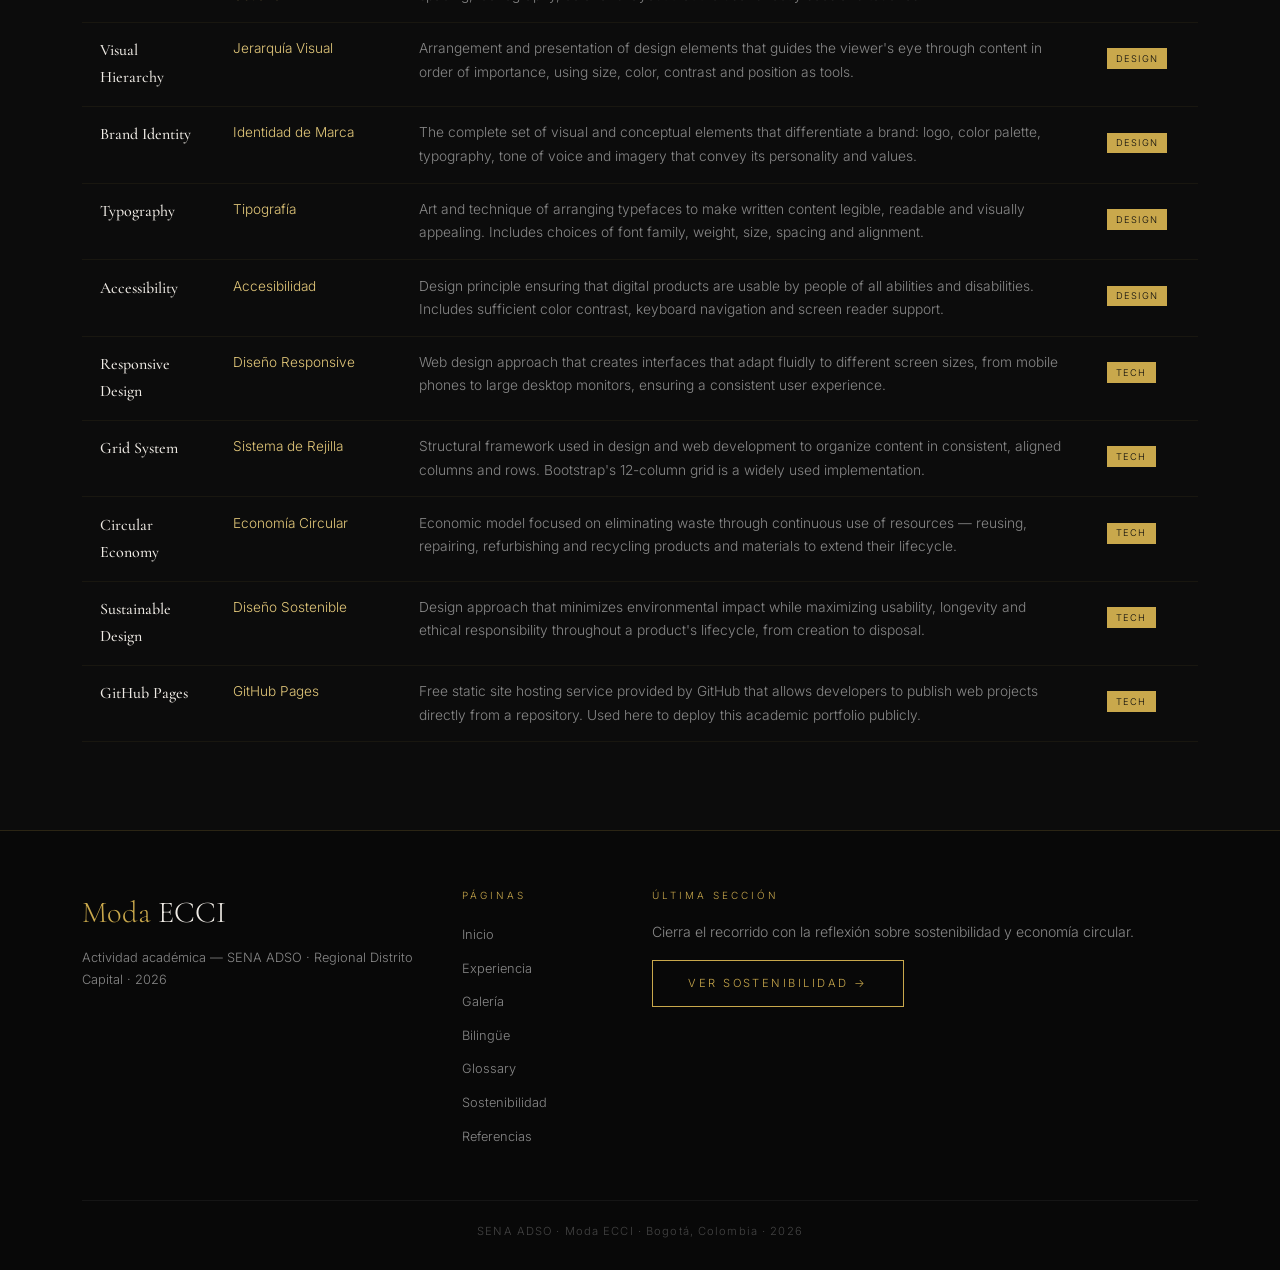
<file: glosario.html>
<!DOCTYPE html>
<html lang="en">
<head>
  <meta charset="UTF-8"/>
  <meta name="viewport" content="width=device-width,initial-scale=1"/>
  <title>Glossary — Moda ECCI 2026</title>
  <link href="https://cdn.jsdelivr.net/npm/bootstrap@5.3.3/dist/css/bootstrap.min.css" rel="stylesheet"/>
  <link rel="stylesheet" href="assets/css/styles.css"/>
  <style>
    .gloss-letter {
      font-family: var(--display);
      font-size: 3.5rem;
      font-weight: 300;
      color: rgba(201,168,76,.12);
      line-height: 1;
      margin-bottom: .3rem;
    }
    .gloss-card {
      background: var(--gris-card);
      border: 1px solid rgba(201,168,76,.1);
      padding: 1.6rem;
      height: 100%;
      transition: border-color .25s, transform .25s;
    }
    .gloss-card:hover {
      border-color: rgba(201,168,76,.38);
      transform: translateY(-3px);
    }
    .gloss-card .en-term {
      font-family: var(--display);
      font-size: 1.3rem;
      font-weight: 600;
      color: var(--blanco);
      margin-bottom: .2rem;
    }
    .gloss-card .es-term {
      font-size: .75rem;
      letter-spacing: .14em;
      text-transform: uppercase;
      color: var(--dorado);
      margin-bottom: .7rem;
    }
    .gloss-card .definition {
      font-size: .83rem;
      color: var(--texto-sec);
      line-height: 1.78;
    }
    .tag-badge {
      display: inline-block;
      font-size: .58rem;
      letter-spacing: .14em;
      text-transform: uppercase;
      color: var(--negro);
      background: var(--dorado);
      padding: .15rem .55rem;
      margin-top: .7rem;
    }
    /* Category filter pills */
    .cat-pill {
      background: transparent;
      border: 1px solid rgba(201,168,76,.22);
      color: var(--texto-sec);
      font-size: .65rem;
      letter-spacing: .16em;
      text-transform: uppercase;
      padding: .38rem 1rem;
      cursor: pointer;
      transition: all .2s;
    }
    .cat-pill.active, .cat-pill:hover { border-color: var(--dorado); color: var(--dorado); }
  </style>
</head>
<body>

<!-- NAVBAR -->
<nav class="navbar navbar-expand-lg fixed-top">
  <div class="container">
    <a class="navbar-brand" href="index.html">Moda <span>ECCI</span></a>
    <button class="navbar-toggler" type="button" data-bs-toggle="collapse" data-bs-target="#navbarMain">
      <span class="navbar-toggler-icon"></span>
    </button>
    <div class="collapse navbar-collapse" id="navbarMain">
      <ul class="navbar-nav ms-auto gap-1 align-items-lg-center">
        <li class="nav-item"><a class="nav-link" href="index.html">Inicio</a></li>
        <li class="nav-item"><a class="nav-link" href="experiencia.html">Experiencia</a></li>
        <li class="nav-item"><a class="nav-link" href="galeria.html">Galería</a></li>
        <li class="nav-item"><a class="nav-link" href="bilingue.html">Bilingüe</a></li>
        <li class="nav-item"><a class="nav-link active" href="glosario.html">Glossary</a></li>
        <li class="nav-item"><a class="nav-link" href="sostenibilidad.html">Sostenibilidad</a></li>
        <li class="nav-item"><a class="nav-link" href="referencias.html">Referencias</a></li>
      </ul>
    </div>
  </div>
</nav>

<!-- HERO — foto Werner/historia del color: académica y rica en contenido, perfecta para glosario -->
<section class="page-hero hero-sm">
  <div class="hero-bg-img"
       style="background-image:url('assets/img/Foto_5-Conferencia-Teoria-del-Color.jpeg');
              background-position:center;"></div>
  <div class="hero-vignette"></div>
  <div class="hero-content">
    <p class="hero-eyebrow">Technical Vocabulary · 2026</p>
    <h1 class="hero-title">Technical <em>Glossary</em></h1>
    <p class="hero-sub">18 términos · Color, Diseño & Tecnología</p>
  </div>
</section>

<!-- GLOSARIO PRINCIPAL -->
<section class="sec">
  <div class="container">

    <div class="row align-items-end mb-4 g-3 reveal">
      <div class="col-lg-6">
        <p class="eyebrow">Vocabulary</p>
        <h2 class="sec-title">Términos aprendidos <em>en el evento</em></h2>
        <div class="gold-rule"></div>
        <p class="sec-lead">
          Mínimo 15 términos técnicos en inglés relacionados con color, diseño, UX/UI
          y tecnología — con traducción al español y definición completa.
        </p>
      </div>
      <div class="col-lg-6">
        <input
          type="text"
          id="glossaryFilter"
          class="gloss-input"
          placeholder="Search term / Buscar término..."
        />
        <div class="d-flex flex-wrap gap-2" id="catFilters">
          <button class="cat-pill active" data-cat="all">All (18)</button>
          <button class="cat-pill" data-cat="color">Color (7)</button>
          <button class="cat-pill" data-cat="design">Design/UX (6)</button>
          <button class="cat-pill" data-cat="tech">Technology (5)</button>
        </div>
      </div>
    </div>

    <!-- Tabla de escritorio -->
    <div class="d-none d-md-block reveal" style="overflow-x:auto">
      <table class="gloss-table">
        <thead>
          <tr>
            <th>English Term</th>
            <th>Español</th>
            <th>Definition</th>
            <th>Category</th>
          </tr>
        </thead>
        <tbody id="glossaryBody">
          <tr data-cat="color">
            <td>Color Theory</td>
            <td>Teoría del Color</td>
            <td>Study of how colors generate visual perception, emotion and meaning in design, art and communication contexts. Includes concepts like hue, saturation, value and harmony.</td>
            <td><span class="tag-badge">Color</span></td>
          </tr>
          <tr data-cat="color">
            <td>Pantone</td>
            <td>Pantone</td>
            <td>Internationally standardized color identification system used by designers, printers and manufacturers to ensure color consistency across different materials and media.</td>
            <td><span class="tag-badge">Color</span></td>
          </tr>
          <tr data-cat="color">
            <td>Semiology</td>
            <td>Semiología</td>
            <td>Study of signs and symbols and their role in cultural and visual communication. In design, it explains how colors function as signs that carry specific cultural meanings.</td>
            <td><span class="tag-badge">Color</span></td>
          </tr>
          <tr data-cat="color">
            <td>Color Palette</td>
            <td>Paleta de Colores</td>
            <td>A curated set of colors selected and combined to achieve visual harmony and communicate a specific brand identity, emotion or aesthetic in a design project.</td>
            <td><span class="tag-badge">Color</span></td>
          </tr>
          <tr data-cat="color">
            <td>Color Harmony</td>
            <td>Armonía del Color</td>
            <td>Pleasing arrangement of colors based on their positions on the color wheel. Types include complementary, analogous, triadic and square harmonies, used widely in UI design.</td>
            <td><span class="tag-badge">Color</span></td>
          </tr>
          <tr data-cat="color">
            <td>Hue</td>
            <td>Matiz</td>
            <td>The pure attribute of a color identified by its position on the visible spectrum (red, yellow, blue, etc.). It is the property that distinguishes one color family from another.</td>
            <td><span class="tag-badge">Color</span></td>
          </tr>
          <tr data-cat="color">
            <td>Saturation</td>
            <td>Saturación</td>
            <td>The intensity or purity of a color. A fully saturated color appears vivid and bright, while a desaturated color appears muted, grayish or washed out.</td>
            <td><span class="tag-badge">Color</span></td>
          </tr>
          <tr data-cat="design">
            <td>UX Design</td>
            <td>Diseño de Experiencia de Usuario</td>
            <td>Process of designing products and digital environments that provide meaningful, accessible and relevant experiences. Focuses on user needs, behavior and interaction flows.</td>
            <td><span class="tag-badge">Design</span></td>
          </tr>
          <tr data-cat="design">
            <td>UI Design</td>
            <td>Diseño de Interfaz de Usuario</td>
            <td>Discipline focused on the visual and interactive elements of digital products: buttons, typography, spacing, iconography, color and layout that the user directly sees and touches.</td>
            <td><span class="tag-badge">Design</span></td>
          </tr>
          <tr data-cat="design">
            <td>Visual Hierarchy</td>
            <td>Jerarquía Visual</td>
            <td>Arrangement and presentation of design elements that guides the viewer's eye through content in order of importance, using size, color, contrast and position as tools.</td>
            <td><span class="tag-badge">Design</span></td>
          </tr>
          <tr data-cat="design">
            <td>Brand Identity</td>
            <td>Identidad de Marca</td>
            <td>The complete set of visual and conceptual elements that differentiate a brand: logo, color palette, typography, tone of voice and imagery that convey its personality and values.</td>
            <td><span class="tag-badge">Design</span></td>
          </tr>
          <tr data-cat="design">
            <td>Typography</td>
            <td>Tipografía</td>
            <td>Art and technique of arranging typefaces to make written content legible, readable and visually appealing. Includes choices of font family, weight, size, spacing and alignment.</td>
            <td><span class="tag-badge">Design</span></td>
          </tr>
          <tr data-cat="design">
            <td>Accessibility</td>
            <td>Accesibilidad</td>
            <td>Design principle ensuring that digital products are usable by people of all abilities and disabilities. Includes sufficient color contrast, keyboard navigation and screen reader support.</td>
            <td><span class="tag-badge">Design</span></td>
          </tr>
          <tr data-cat="tech">
            <td>Responsive Design</td>
            <td>Diseño Responsive</td>
            <td>Web design approach that creates interfaces that adapt fluidly to different screen sizes, from mobile phones to large desktop monitors, ensuring a consistent user experience.</td>
            <td><span class="tag-badge">Tech</span></td>
          </tr>
          <tr data-cat="tech">
            <td>Grid System</td>
            <td>Sistema de Rejilla</td>
            <td>Structural framework used in design and web development to organize content in consistent, aligned columns and rows. Bootstrap's 12-column grid is a widely used implementation.</td>
            <td><span class="tag-badge">Tech</span></td>
          </tr>
          <tr data-cat="tech">
            <td>Circular Economy</td>
            <td>Economía Circular</td>
            <td>Economic model focused on eliminating waste through continuous use of resources — reusing, repairing, refurbishing and recycling products and materials to extend their lifecycle.</td>
            <td><span class="tag-badge">Tech</span></td>
          </tr>
          <tr data-cat="tech">
            <td>Sustainable Design</td>
            <td>Diseño Sostenible</td>
            <td>Design approach that minimizes environmental impact while maximizing usability, longevity and ethical responsibility throughout a product's lifecycle, from creation to disposal.</td>
            <td><span class="tag-badge">Tech</span></td>
          </tr>
          <tr data-cat="tech">
            <td>GitHub Pages</td>
            <td>GitHub Pages</td>
            <td>Free static site hosting service provided by GitHub that allows developers to publish web projects directly from a repository. Used here to deploy this academic portfolio publicly.</td>
            <td><span class="tag-badge">Tech</span></td>
          </tr>
        </tbody>
      </table>
    </div>

    <!-- Cards para mobile -->
    <div class="d-md-none row g-3 reveal" id="glossCards">
      <!-- Las mismas entradas en cards para mobile -->
      <div class="col-12" data-cat="color"><div class="gloss-card"><div class="en-term">Color Theory</div><div class="es-term">Teoría del Color</div><div class="definition">Study of how colors generate visual perception, emotion and meaning in design, art and communication contexts.</div><span class="tag-badge">Color</span></div></div>
      <div class="col-12" data-cat="color"><div class="gloss-card"><div class="en-term">Pantone</div><div class="es-term">Pantone</div><div class="definition">Internationally standardized color identification system used by designers and manufacturers to ensure color consistency.</div><span class="tag-badge">Color</span></div></div>
      <div class="col-12" data-cat="color"><div class="gloss-card"><div class="en-term">Semiology</div><div class="es-term">Semiología</div><div class="definition">Study of signs and symbols and their role in cultural and visual communication — how colors carry specific cultural meanings.</div><span class="tag-badge">Color</span></div></div>
      <div class="col-12" data-cat="color"><div class="gloss-card"><div class="en-term">Color Palette</div><div class="es-term">Paleta de Colores</div><div class="definition">Curated set of colors selected to achieve visual harmony and communicate a specific brand identity or aesthetic.</div><span class="tag-badge">Color</span></div></div>
      <div class="col-12" data-cat="color"><div class="gloss-card"><div class="en-term">Color Harmony</div><div class="es-term">Armonía del Color</div><div class="definition">Pleasing arrangement of colors based on the color wheel: complementary, analogous, triadic and square harmonies.</div><span class="tag-badge">Color</span></div></div>
      <div class="col-12" data-cat="color"><div class="gloss-card"><div class="en-term">Hue</div><div class="es-term">Matiz</div><div class="definition">Pure attribute of a color identified by its position on the visible spectrum (red, yellow, blue, etc.).</div><span class="tag-badge">Color</span></div></div>
      <div class="col-12" data-cat="color"><div class="gloss-card"><div class="en-term">Saturation</div><div class="es-term">Saturación</div><div class="definition">Intensity or purity of a color. Fully saturated = vivid. Desaturated = muted or grayish.</div><span class="tag-badge">Color</span></div></div>
      <div class="col-12" data-cat="design"><div class="gloss-card"><div class="en-term">UX Design</div><div class="es-term">Diseño de Experiencia de Usuario</div><div class="definition">Process of designing products that provide meaningful, accessible experiences focused on user needs and behavior.</div><span class="tag-badge">Design</span></div></div>
      <div class="col-12" data-cat="design"><div class="gloss-card"><div class="en-term">UI Design</div><div class="es-term">Diseño de Interfaz de Usuario</div><div class="definition">Discipline focused on the visual and interactive elements: buttons, typography, spacing, color and layout.</div><span class="tag-badge">Design</span></div></div>
      <div class="col-12" data-cat="design"><div class="gloss-card"><div class="en-term">Visual Hierarchy</div><div class="es-term">Jerarquía Visual</div><div class="definition">Arrangement of design elements guiding the viewer's eye through content in order of importance.</div><span class="tag-badge">Design</span></div></div>
      <div class="col-12" data-cat="design"><div class="gloss-card"><div class="en-term">Brand Identity</div><div class="es-term">Identidad de Marca</div><div class="definition">Complete set of visual elements that differentiate a brand: logo, palette, typography and tone of voice.</div><span class="tag-badge">Design</span></div></div>
      <div class="col-12" data-cat="design"><div class="gloss-card"><div class="en-term">Typography</div><div class="es-term">Tipografía</div><div class="definition">Art of arranging typefaces to make content legible and visually appealing — font family, weight, size and spacing.</div><span class="tag-badge">Design</span></div></div>
      <div class="col-12" data-cat="design"><div class="gloss-card"><div class="en-term">Accessibility</div><div class="es-term">Accesibilidad</div><div class="definition">Design principle ensuring digital products are usable by people of all abilities, including sufficient color contrast.</div><span class="tag-badge">Design</span></div></div>
      <div class="col-12" data-cat="tech"><div class="gloss-card"><div class="en-term">Responsive Design</div><div class="es-term">Diseño Responsive</div><div class="definition">Web design approach creating interfaces that adapt to different screen sizes from mobile to desktop.</div><span class="tag-badge">Tech</span></div></div>
      <div class="col-12" data-cat="tech"><div class="gloss-card"><div class="en-term">Grid System</div><div class="es-term">Sistema de Rejilla</div><div class="definition">Structural framework organizing content in columns and rows. Bootstrap's 12-column grid is a key example.</div><span class="tag-badge">Tech</span></div></div>
      <div class="col-12" data-cat="tech"><div class="gloss-card"><div class="en-term">Circular Economy</div><div class="es-term">Economía Circular</div><div class="definition">Economic model eliminating waste through continuous reuse, repair and recycling to extend product lifecycle.</div><span class="tag-badge">Tech</span></div></div>
      <div class="col-12" data-cat="tech"><div class="gloss-card"><div class="en-term">Sustainable Design</div><div class="es-term">Diseño Sostenible</div><div class="definition">Design approach minimizing environmental impact while maximizing usability and ethical responsibility.</div><span class="tag-badge">Tech</span></div></div>
      <div class="col-12" data-cat="tech"><div class="gloss-card"><div class="en-term">GitHub Pages</div><div class="es-term">GitHub Pages</div><div class="definition">Free static site hosting by GitHub for publishing web projects directly from a repository.</div><span class="tag-badge">Tech</span></div></div>
    </div>

  </div>
</section>

<!-- FOOTER -->
<footer>
  <div class="container">
    <div class="row g-4">
      <div class="col-lg-4">
        <div class="footer-brand">Moda <span>ECCI</span></div>
        <p class="footer-text mt-2">Actividad académica — SENA ADSO · Regional Distrito Capital · 2026</p>
      </div>
      <div class="col-lg-2 col-6">
        <p class="footer-heading">Páginas</p>
        <ul class="footer-links">
          <li><a href="index.html">Inicio</a></li>
          <li><a href="experiencia.html">Experiencia</a></li>
          <li><a href="galeria.html">Galería</a></li>
          <li><a href="bilingue.html">Bilingüe</a></li>
          <li><a href="glosario.html">Glossary</a></li>
          <li><a href="sostenibilidad.html">Sostenibilidad</a></li>
          <li><a href="referencias.html">Referencias</a></li>
        </ul>
      </div>
      <div class="col-lg-6">
        <p class="footer-heading">Última sección</p>
        <p style="font-size:.88rem;color:var(--texto-sec);margin-bottom:1rem">
          Cierra el recorrido con la reflexión sobre sostenibilidad y economía circular.
        </p>
        <a href="sostenibilidad.html" class="btn-outline-gold">Ver Sostenibilidad →</a>
      </div>
    </div>
    <div class="footer-bottom">SENA ADSO · Moda ECCI · Bogotá, Colombia · 2026</div>
  </div>
</footer>

<script src="https://cdn.jsdelivr.net/npm/bootstrap@5.3.3/dist/js/bootstrap.bundle.min.js"></script>
<script src="assets/js/main.js"></script>
<script src="assets/js/translate.js"></script>
<script>
  /* ── Category filter ──────────────────────── */
  document.getElementById('catFilters').addEventListener('click', e => {
    if (!e.target.classList.contains('cat-pill')) return;
    document.querySelectorAll('.cat-pill').forEach(p => p.classList.remove('active'));
    e.target.classList.add('active');
    const cat = e.target.dataset.cat;

    /* tabla */
    document.querySelectorAll('#glossaryBody tr').forEach(row => {
      row.style.display = (cat === 'all' || row.dataset.cat === cat) ? '' : 'none';
    });
    /* cards mobile */
    document.querySelectorAll('#glossCards [data-cat]').forEach(card => {
      card.style.display = (cat === 'all' || card.dataset.cat === cat) ? '' : 'none';
    });
  });

  /* ── Text search ──────────────────────────── */
  document.getElementById('glossaryFilter').addEventListener('input', function() {
    const q = this.value.toLowerCase();
    document.querySelectorAll('#glossaryBody tr').forEach(row => {
      row.style.display = row.textContent.toLowerCase().includes(q) ? '' : 'none';
    });
    document.querySelectorAll('#glossCards > div').forEach(card => {
      card.style.display = card.textContent.toLowerCase().includes(q) ? '' : 'none';
    });
  });
</script>
</body>
</html>
</file>
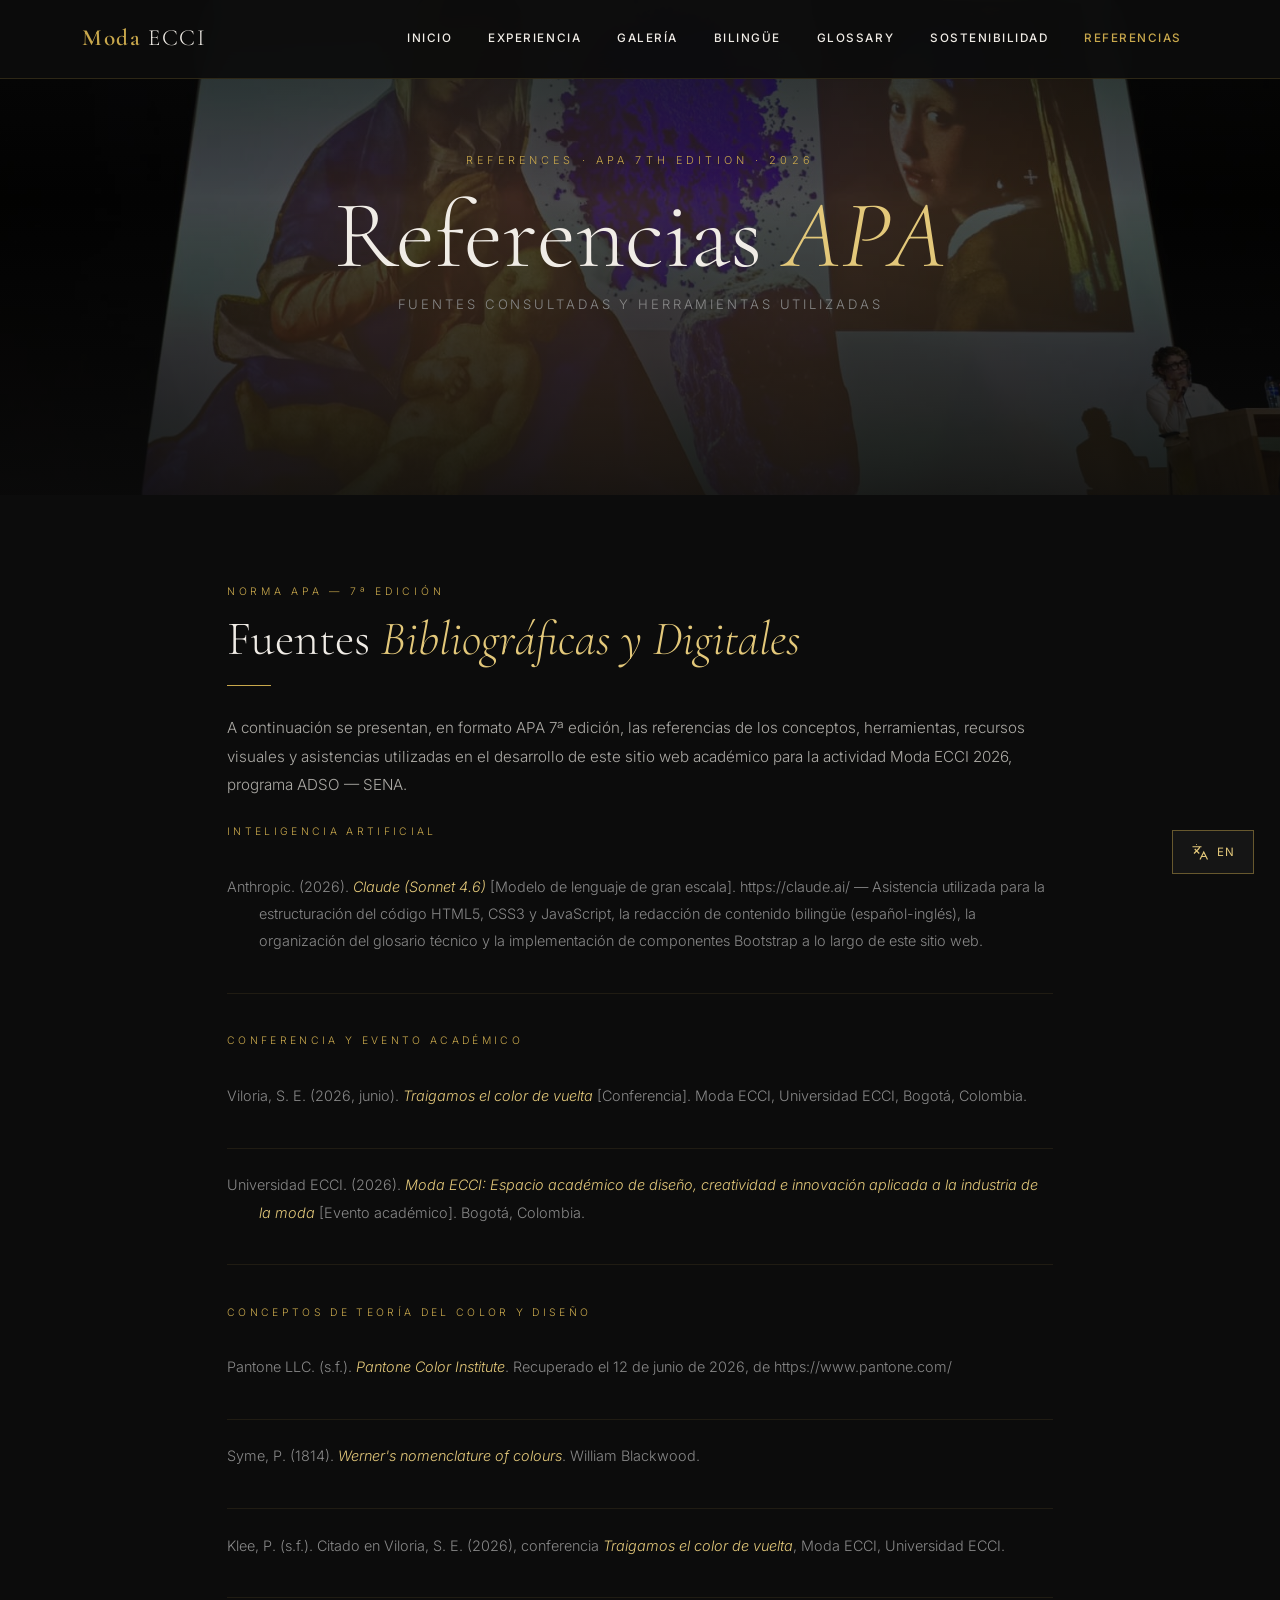
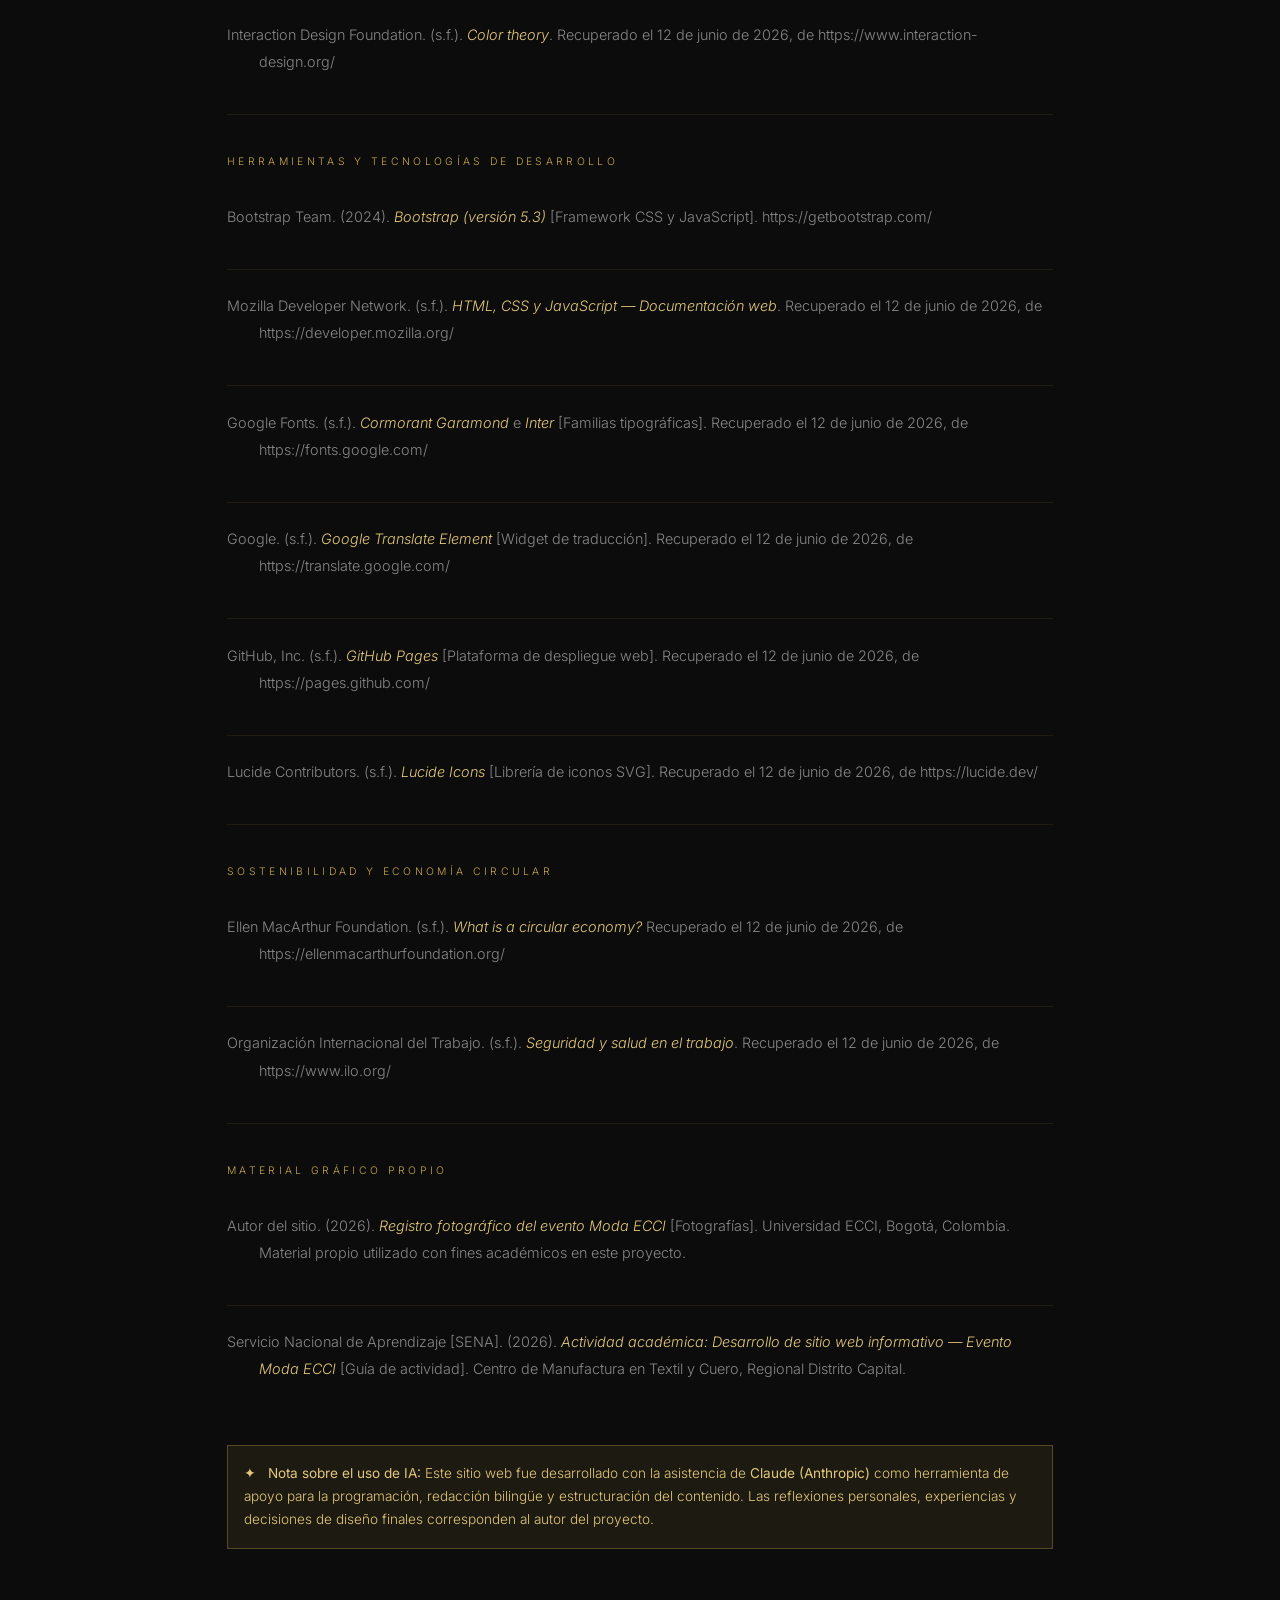
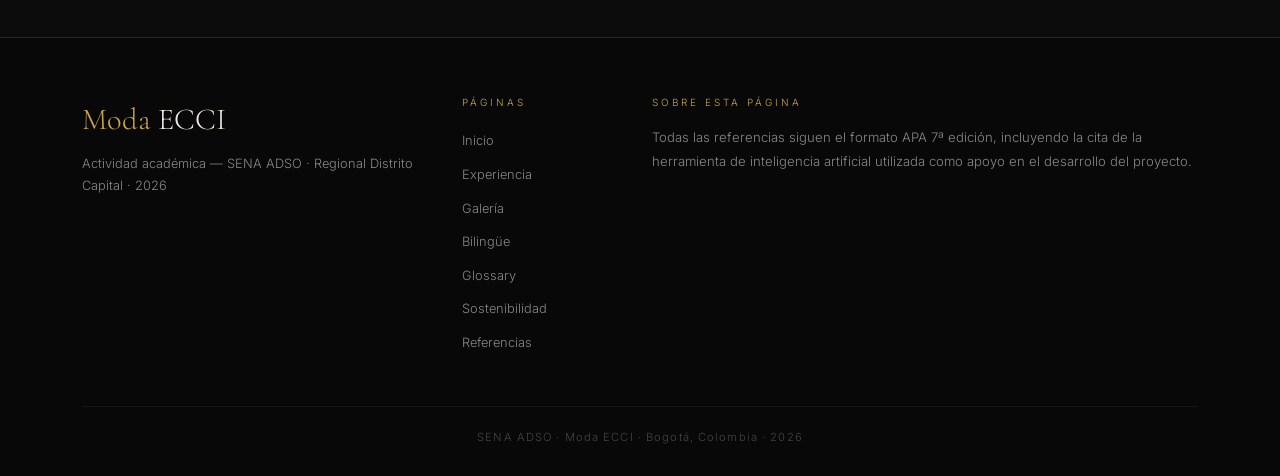
<file: referencias.html>
<!DOCTYPE html>
<html lang="es">
<head>
  <meta charset="UTF-8"/>
  <meta name="viewport" content="width=device-width,initial-scale=1"/>
  <title>Referencias — Moda ECCI 2026</title>
  <link href="https://cdn.jsdelivr.net/npm/bootstrap@5.3.3/dist/css/bootstrap.min.css" rel="stylesheet"/>
  <link rel="stylesheet" href="assets/css/styles.css"/>
  <style>
    .ref-item {
      padding: 1.4rem 0;
      border-bottom: 1px solid rgba(201,168,76,.1);
      font-size: .9rem;
      color: var(--texto-sec);
      line-height: 1.9;
    }
    .ref-item:last-child { border-bottom: none; }
    .ref-item .hang {
      padding-left: 2rem;
      text-indent: -2rem;
    }
    .ref-item strong { color: var(--blanco); }
    .ref-item em { color: var(--dorado-lite); font-style: italic; }
    .ref-cat {
      font-size: .65rem;
      letter-spacing: .32em;
      text-transform: uppercase;
      color: var(--dorado);
      margin-top: 2.4rem;
      margin-bottom: .6rem;
    }
    .ref-cat:first-of-type { margin-top: 0; }
  </style>
</head>
<body>

<!-- NAVBAR -->
<nav class="navbar navbar-expand-lg fixed-top">
  <div class="container">
    <a class="navbar-brand" href="index.html">Moda <span>ECCI</span></a>
    <button class="navbar-toggler" type="button" data-bs-toggle="collapse" data-bs-target="#navbarMain">
      <span class="navbar-toggler-icon"></span>
    </button>
    <div class="collapse navbar-collapse" id="navbarMain">
      <ul class="navbar-nav ms-auto gap-1 align-items-lg-center">
        <li class="nav-item"><a class="nav-link" href="index.html">Inicio</a></li>
        <li class="nav-item"><a class="nav-link" href="experiencia.html">Experiencia</a></li>
        <li class="nav-item"><a class="nav-link" href="galeria.html">Galería</a></li>
        <li class="nav-item"><a class="nav-link" href="bilingue.html">Bilingüe</a></li>
        <li class="nav-item"><a class="nav-link" href="glosario.html">Glossary</a></li>
        <li class="nav-item"><a class="nav-link" href="sostenibilidad.html">Sostenibilidad</a></li>
        <li class="nav-item"><a class="nav-link active" href="referencias.html">Referencias</a></li>
      </ul>
    </div>
  </div>
</nav>

<!-- HERO -->
<section class="page-hero hero-sm">
  <div class="hero-bg-img"
       style="background-image:url('assets/img/Foto_3-Conferencia-Teoria-del-Color.jpeg');
              background-position:center;"></div>
  <div class="hero-vignette"></div>
  <div class="hero-content">
    <p class="hero-eyebrow">References · APA 7th Edition · 2026</p>
    <h1 class="hero-title">Referencias <em>APA</em></h1>
    <p class="hero-sub">Fuentes consultadas y herramientas utilizadas</p>
  </div>
</section>

<!-- REFERENCIAS -->
<section class="sec">
  <div class="container" style="max-width:850px">

    <div class="reveal mb-4">
      <p class="eyebrow">Norma APA — 7ª Edición</p>
      <h2 class="sec-title">Fuentes <em>Bibliográficas y Digitales</em></h2>
      <div class="gold-rule"></div>
      <p class="sec-lead">
        A continuación se presentan, en formato APA 7ª edición, las referencias de los conceptos,
        herramientas, recursos visuales y asistencias utilizadas en el desarrollo de este sitio
        web académico para la actividad Moda ECCI 2026, programa ADSO — SENA.
      </p>
    </div>

    <div class="reveal d1">

      <p class="ref-cat">Inteligencia Artificial</p>
      <div class="ref-item">
        <p class="hang">
          Anthropic. (2026). <em>Claude (Sonnet 4.6)</em> [Modelo de lenguaje de gran escala].
          https://claude.ai/ — Asistencia utilizada para la estructuración del código HTML5,
          CSS3 y JavaScript, la redacción de contenido bilingüe (español-inglés), la organización
          del glosario técnico y la implementación de componentes Bootstrap a lo largo de este
          sitio web.
        </p>
      </div>

      <p class="ref-cat">Conferencia y Evento Académico</p>
      <div class="ref-item">
        <p class="hang">
          Viloria, S. E. (2026, junio). <em>Traigamos el color de vuelta</em> [Conferencia].
          Moda ECCI, Universidad ECCI, Bogotá, Colombia.
        </p>
      </div>
      <div class="ref-item">
        <p class="hang">
          Universidad ECCI. (2026). <em>Moda ECCI: Espacio académico de diseño, creatividad e
          innovación aplicada a la industria de la moda</em> [Evento académico]. Bogotá, Colombia.
        </p>
      </div>

      <p class="ref-cat">Conceptos de Teoría del Color y Diseño</p>
      <div class="ref-item">
        <p class="hang">
          Pantone LLC. (s.f.). <em>Pantone Color Institute</em>. Recuperado el 12 de junio de 2026,
          de https://www.pantone.com/
        </p>
      </div>
      <div class="ref-item">
        <p class="hang">
          Syme, P. (1814). <em>Werner's nomenclature of colours</em>. William Blackwood.
        </p>
      </div>
      <div class="ref-item">
        <p class="hang">
          Klee, P. (s.f.). Citado en Viloria, S. E. (2026), conferencia <em>Traigamos el color
          de vuelta</em>, Moda ECCI, Universidad ECCI.
        </p>
      </div>
      <div class="ref-item">
        <p class="hang">
          Interaction Design Foundation. (s.f.). <em>Color theory</em>. Recuperado el 12 de junio
          de 2026, de https://www.interaction-design.org/
        </p>
      </div>

      <p class="ref-cat">Herramientas y Tecnologías de Desarrollo</p>
      <div class="ref-item">
        <p class="hang">
          Bootstrap Team. (2024). <em>Bootstrap (versión 5.3)</em> [Framework CSS y JavaScript].
          https://getbootstrap.com/
        </p>
      </div>
      <div class="ref-item">
        <p class="hang">
          Mozilla Developer Network. (s.f.). <em>HTML, CSS y JavaScript — Documentación web</em>.
          Recuperado el 12 de junio de 2026, de https://developer.mozilla.org/
        </p>
      </div>
      <div class="ref-item">
        <p class="hang">
          Google Fonts. (s.f.). <em>Cormorant Garamond</em> e <em>Inter</em> [Familias tipográficas].
          Recuperado el 12 de junio de 2026, de https://fonts.google.com/
        </p>
      </div>
      <div class="ref-item">
        <p class="hang">
          Google. (s.f.). <em>Google Translate Element</em> [Widget de traducción].
          Recuperado el 12 de junio de 2026, de https://translate.google.com/
        </p>
      </div>
      <div class="ref-item">
        <p class="hang">
          GitHub, Inc. (s.f.). <em>GitHub Pages</em> [Plataforma de despliegue web].
          Recuperado el 12 de junio de 2026, de https://pages.github.com/
        </p>
      </div>
      <div class="ref-item">
        <p class="hang">
          Lucide Contributors. (s.f.). <em>Lucide Icons</em> [Librería de iconos SVG].
          Recuperado el 12 de junio de 2026, de https://lucide.dev/
        </p>
      </div>

      <p class="ref-cat">Sostenibilidad y Economía Circular</p>
      <div class="ref-item">
        <p class="hang">
          Ellen MacArthur Foundation. (s.f.). <em>What is a circular economy?</em> Recuperado el 12
          de junio de 2026, de https://ellenmacarthurfoundation.org/
        </p>
      </div>
      <div class="ref-item">
        <p class="hang">
          Organización Internacional del Trabajo. (s.f.). <em>Seguridad y salud en el trabajo</em>.
          Recuperado el 12 de junio de 2026, de https://www.ilo.org/
        </p>
      </div>

      <p class="ref-cat">Material Gráfico Propio</p>
      <div class="ref-item">
        <p class="hang">
          Autor del sitio. (2026). <em>Registro fotográfico del evento Moda ECCI</em> [Fotografías].
          Universidad ECCI, Bogotá, Colombia. Material propio utilizado con fines académicos en
          este proyecto.
        </p>
      </div>
      <div class="ref-item">
        <p class="hang">
          Servicio Nacional de Aprendizaje [SENA]. (2026). <em>Actividad académica: Desarrollo de
          sitio web informativo — Evento Moda ECCI</em> [Guía de actividad]. Centro de Manufactura
          en Textil y Cuero, Regional Distrito Capital.
        </p>
      </div>

    </div>

    <!-- Nota sobre el uso de IA -->
    <div class="alert-moda p-3 mt-4 reveal d2">
      ✦ &nbsp; <strong>Nota sobre el uso de IA:</strong> Este sitio web fue desarrollado con la
      asistencia de <strong>Claude (Anthropic)</strong> como herramienta de apoyo para la
      programación, redacción bilingüe y estructuración del contenido. Las reflexiones personales,
      experiencias y decisiones de diseño finales corresponden al autor del proyecto.
    </div>

  </div>
</section>

<!-- FOOTER -->
<footer>
  <div class="container">
    <div class="row g-4">
      <div class="col-lg-4">
        <div class="footer-brand">Moda <span>ECCI</span></div>
        <p class="footer-text mt-2">Actividad académica — SENA ADSO · Regional Distrito Capital · 2026</p>
      </div>
      <div class="col-lg-2 col-6">
        <p class="footer-heading">Páginas</p>
        <ul class="footer-links">
          <li><a href="index.html">Inicio</a></li>
          <li><a href="experiencia.html">Experiencia</a></li>
          <li><a href="galeria.html">Galería</a></li>
          <li><a href="bilingue.html">Bilingüe</a></li>
          <li><a href="glosario.html">Glossary</a></li>
          <li><a href="sostenibilidad.html">Sostenibilidad</a></li>
          <li><a href="referencias.html">Referencias</a></li>
        </ul>
      </div>
      <div class="col-lg-6">
        <p class="footer-heading">Sobre esta página</p>
        <p style="font-size:.82rem;color:var(--texto-sec);line-height:1.8">
          Todas las referencias siguen el formato APA 7ª edición, incluyendo la cita de la
          herramienta de inteligencia artificial utilizada como apoyo en el desarrollo del proyecto.
        </p>
      </div>
    </div>
    <div class="footer-bottom">SENA ADSO · Moda ECCI · Bogotá, Colombia · 2026</div>
  </div>
</footer>

<script src="https://cdn.jsdelivr.net/npm/bootstrap@5.3.3/dist/js/bootstrap.bundle.min.js"></script>
<script src="assets/js/main.js"></script>
<script src="assets/js/translate.js"></script>
</body>
</html>
</file>
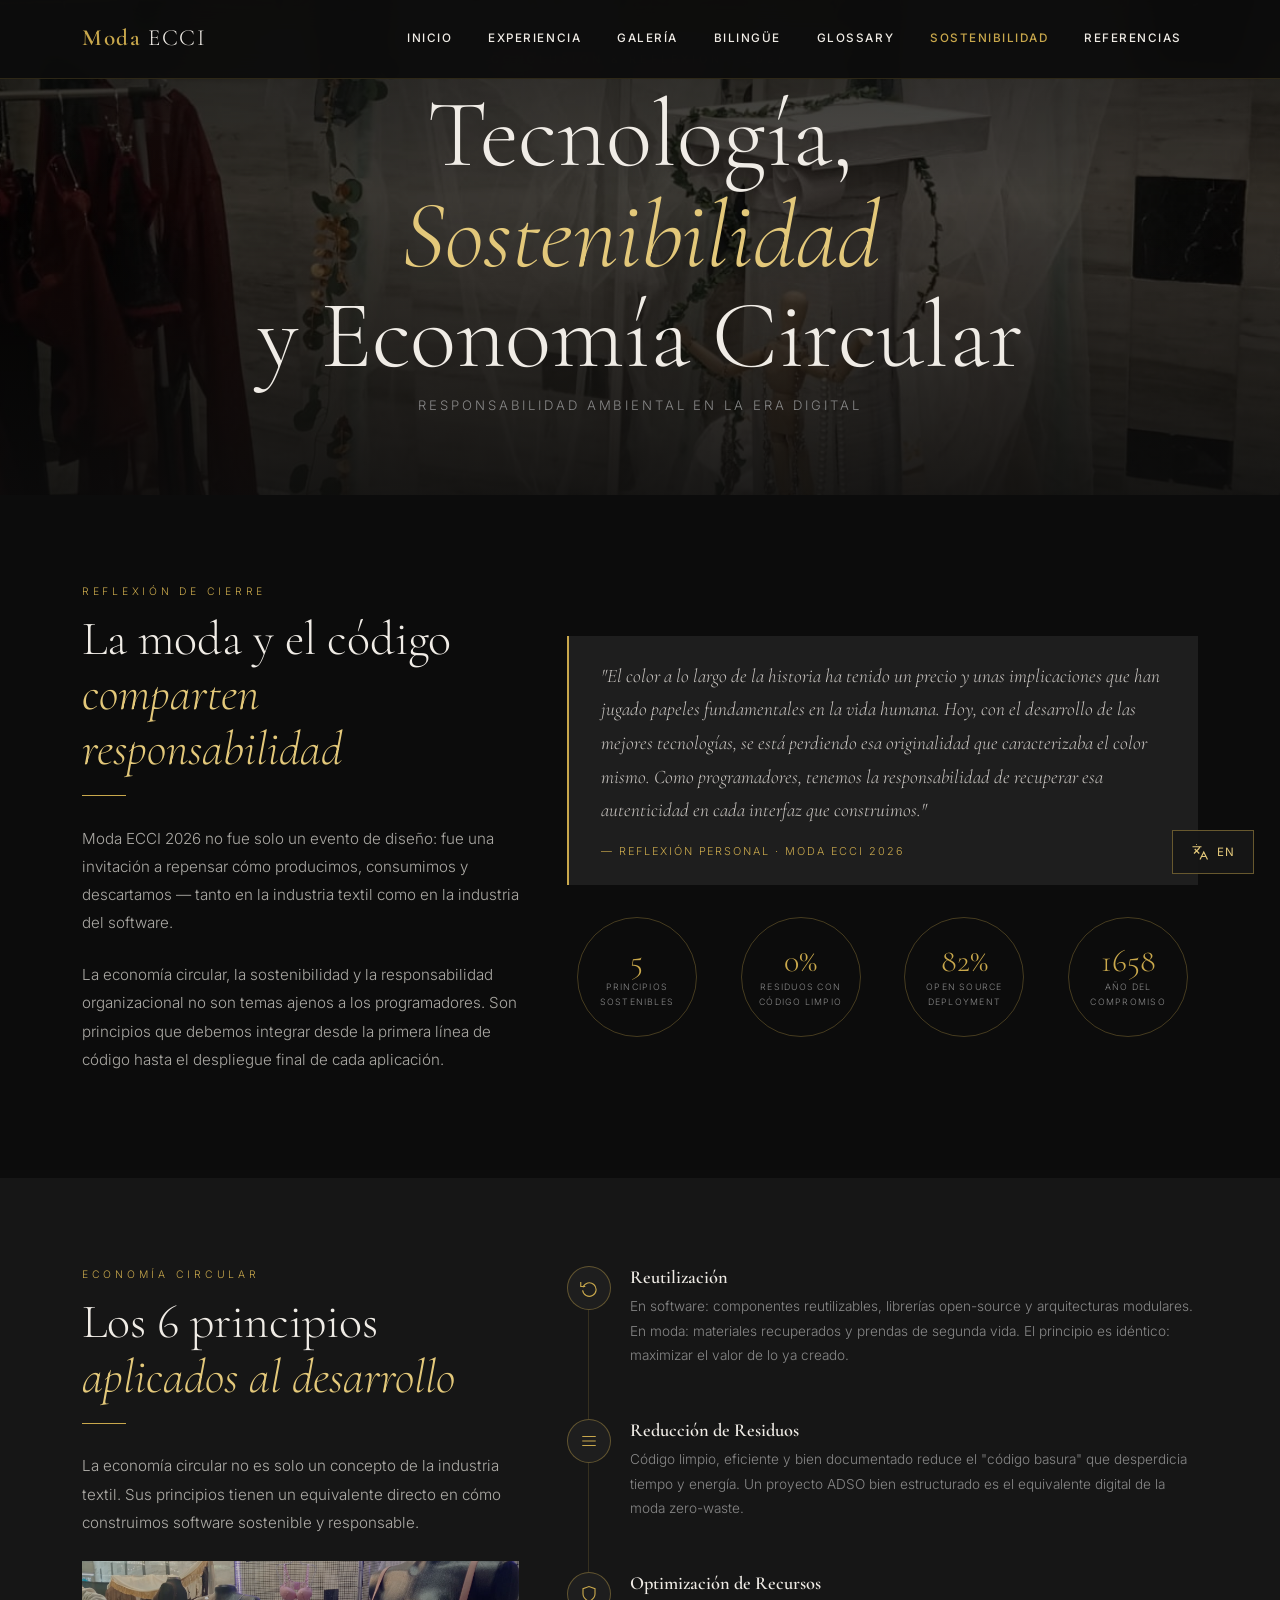
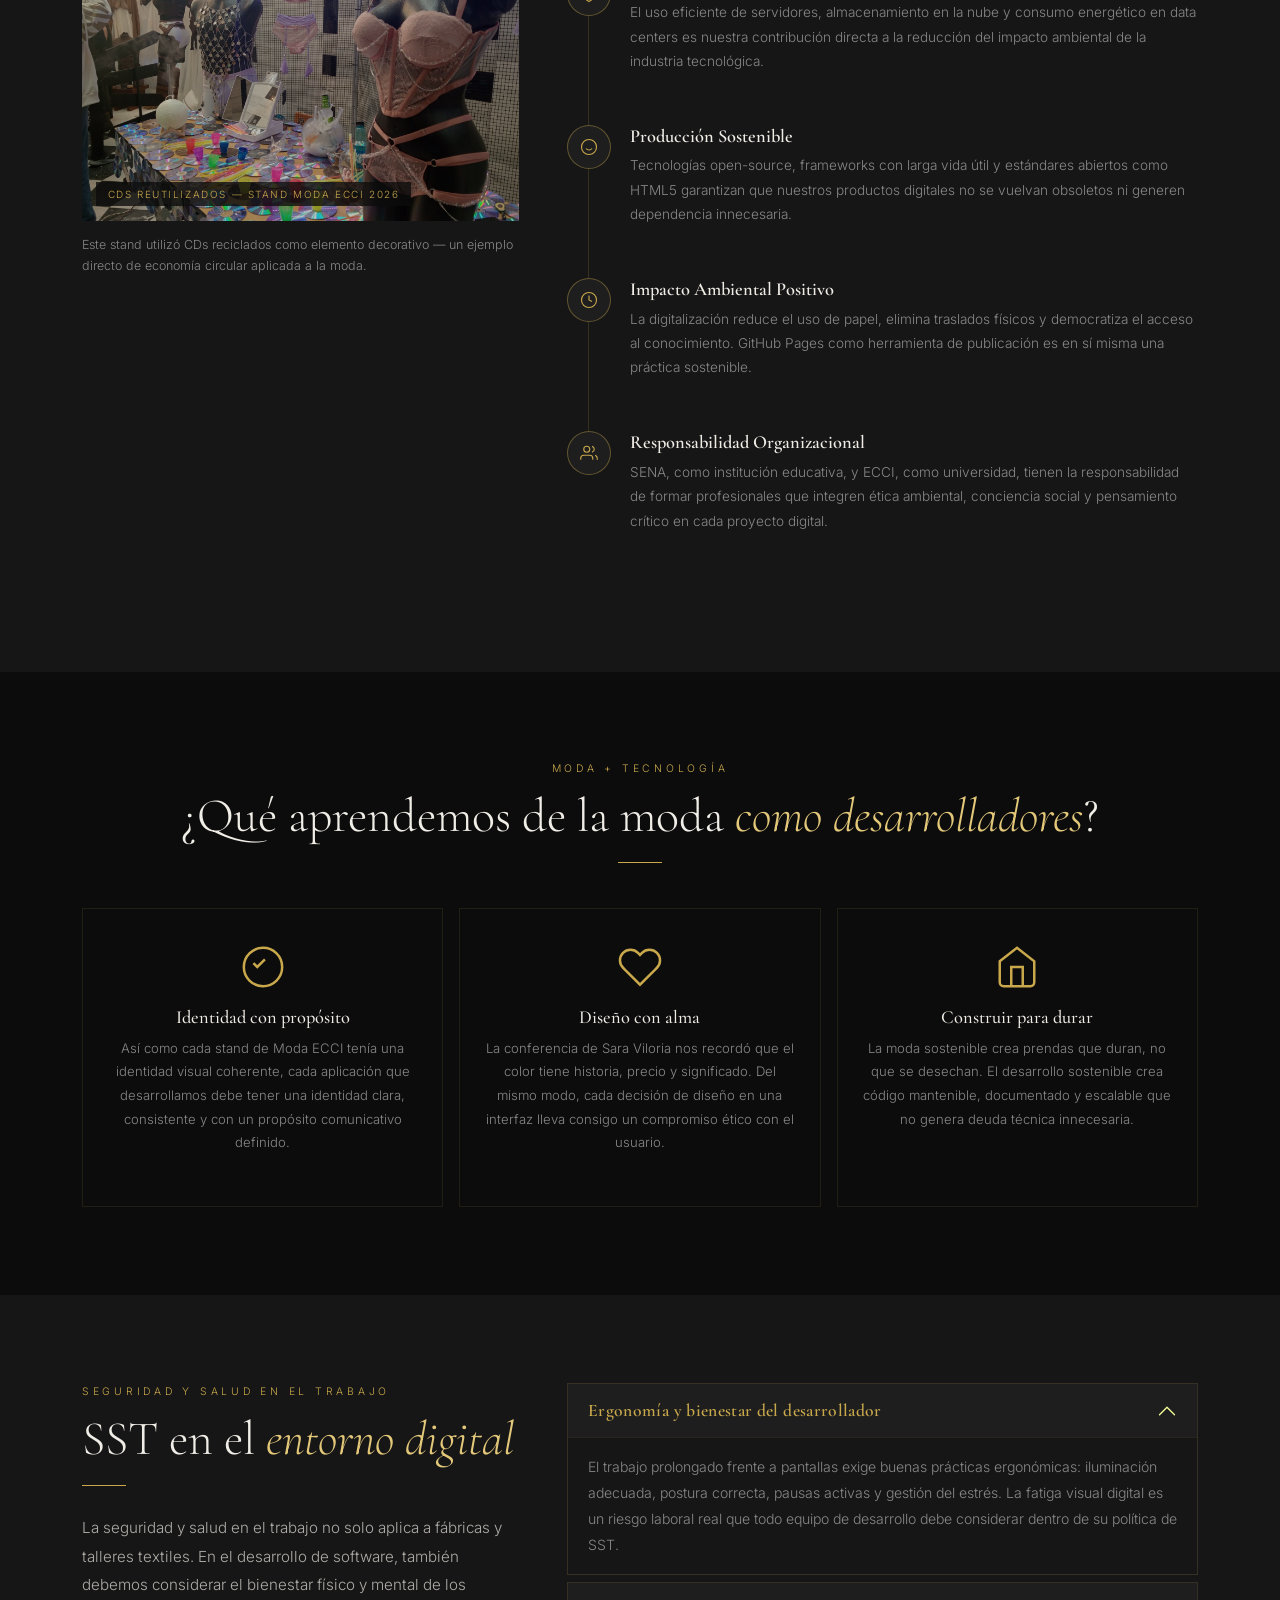
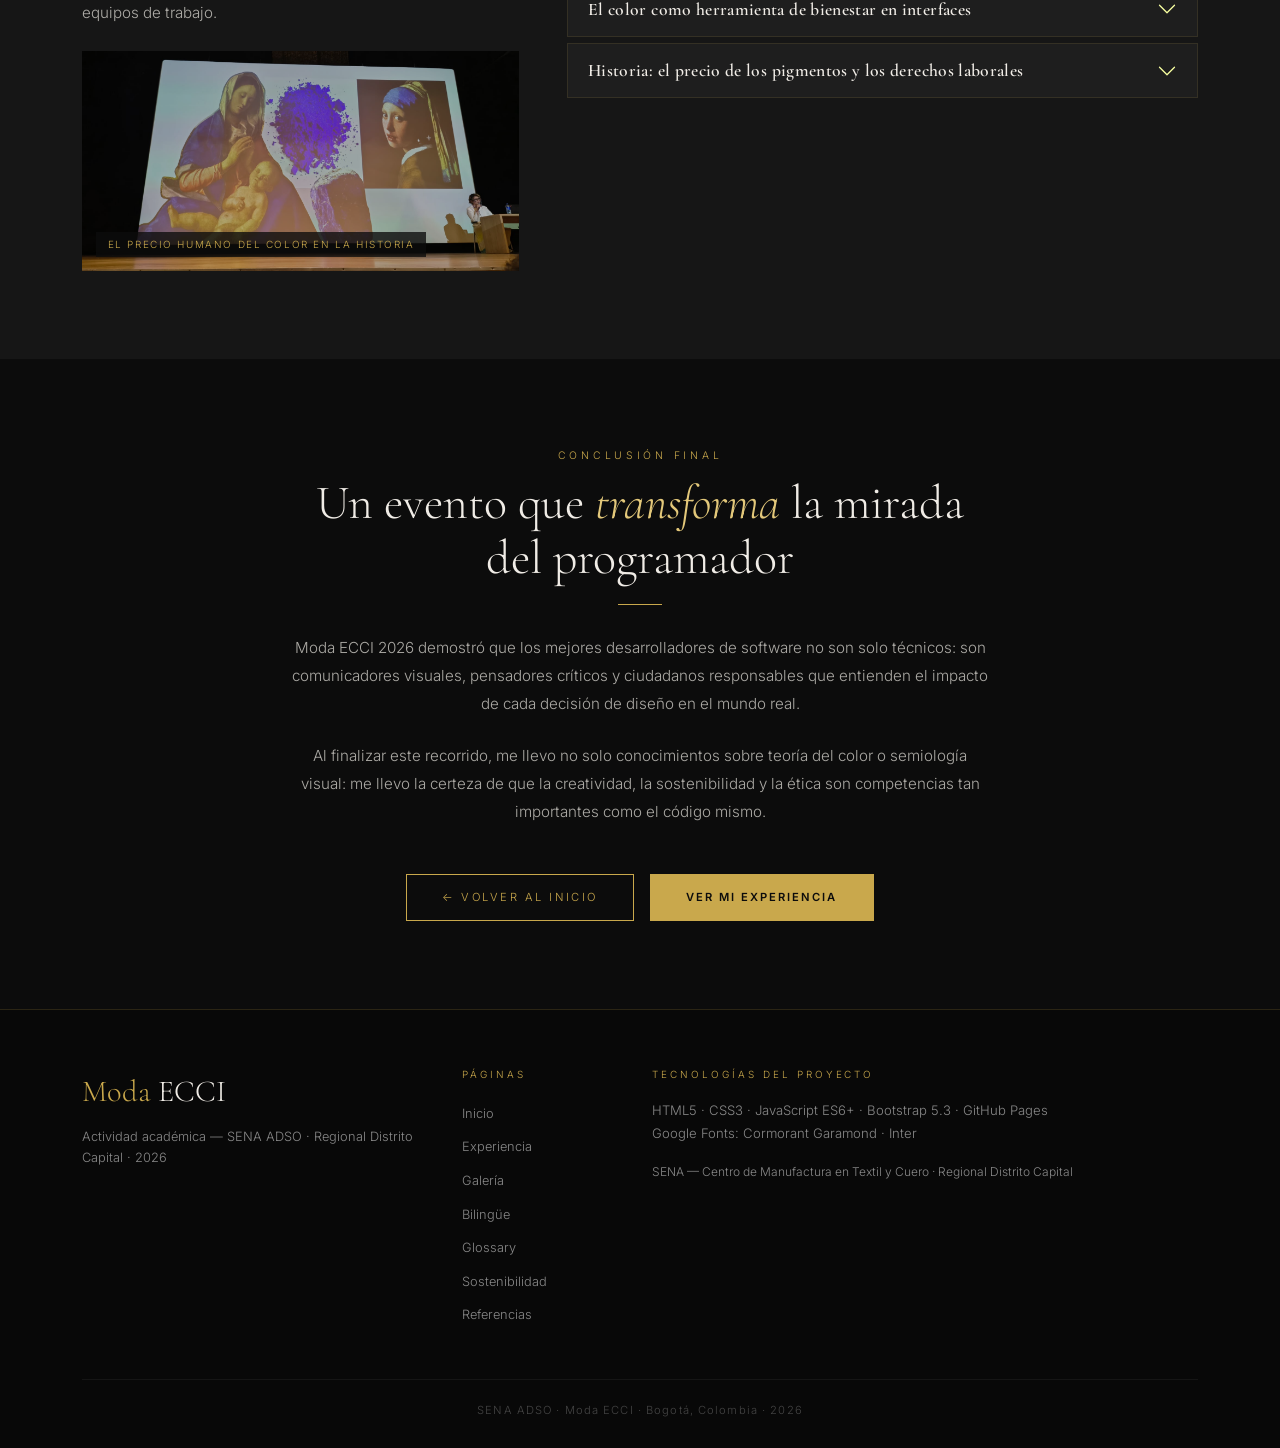
<file: sostenibilidad.html>
<!DOCTYPE html>
<html lang="es">
<head>
  <meta charset="UTF-8"/>
  <meta name="viewport" content="width=device-width,initial-scale=1"/>
  <title>Sostenibilidad — Moda ECCI 2026</title>
  <link href="https://cdn.jsdelivr.net/npm/bootstrap@5.3.3/dist/css/bootstrap.min.css" rel="stylesheet"/>
  <link rel="stylesheet" href="assets/css/styles.css"/>
  <style>
    .circle-stat {
      width: 120px; height: 120px;
      border: 1px solid rgba(201,168,76,.3);
      border-radius: 50%;
      display: flex; flex-direction: column;
      align-items: center; justify-content: center;
      margin: 0 auto;
      transition: border-color .3s;
    }
    .circle-stat:hover { border-color: var(--dorado); }
    .circle-stat .num {
      font-family: var(--display);
      font-size: 2rem; font-weight: 300;
      color: var(--dorado); line-height: 1;
    }
    .circle-stat .lbl {
      font-size: .55rem; letter-spacing: .14em;
      text-transform: uppercase;
      color: var(--texto-sec);
      text-align: center;
      padding: 0 .4rem;
      margin-top: .2rem;
    }
    .timeline-item {
      display: grid;
      grid-template-columns: 44px 1fr;
      gap: 1.2rem;
      padding-bottom: 2.2rem;
      position: relative;
    }
    .timeline-item:not(:last-child)::before {
      content: '';
      position: absolute;
      left: 21px; top: 44px;
      width: 1px; bottom: 0;
      background: rgba(201,168,76,.18);
    }
    .tl-dot {
      width: 44px; height: 44px;
      border: 1px solid rgba(201,168,76,.4);
      border-radius: 50%;
      display: flex; align-items: center; justify-content: center;
      flex-shrink: 0;
      background: var(--gris-card);
    }
    .tl-dot svg { width: 18px; height: 18px; color: var(--dorado); }
    .tl-body h5 {
      font-family: var(--display);
      font-size: 1.15rem; font-weight: 600;
      color: var(--blanco); margin-bottom: .4rem;
    }
    .tl-body p { font-size: .85rem; color: var(--texto-sec); line-height: 1.8; }
  </style>
</head>
<body>

<!-- NAVBAR -->
<nav class="navbar navbar-expand-lg fixed-top">
  <div class="container">
    <a class="navbar-brand" href="index.html">Moda <span>ECCI</span></a>
    <button class="navbar-toggler" type="button" data-bs-toggle="collapse" data-bs-target="#navbarMain">
      <span class="navbar-toggler-icon"></span>
    </button>
    <div class="collapse navbar-collapse" id="navbarMain">
      <ul class="navbar-nav ms-auto gap-1 align-items-lg-center">
        <li class="nav-item"><a class="nav-link" href="index.html">Inicio</a></li>
        <li class="nav-item"><a class="nav-link" href="experiencia.html">Experiencia</a></li>
        <li class="nav-item"><a class="nav-link" href="galeria.html">Galería</a></li>
        <li class="nav-item"><a class="nav-link" href="bilingue.html">Bilingüe</a></li>
        <li class="nav-item"><a class="nav-link" href="glosario.html">Glossary</a></li>
        <li class="nav-item"><a class="nav-link active" href="sostenibilidad.html">Sostenibilidad</a></li>
        <li class="nav-item"><a class="nav-link" href="referencias.html">Referencias</a></li>
      </ul>
    </div>
  </div>
</nav>

<!-- HERO — stand botánico: verde, orgánico, perfecto para sostenibilidad -->
<section class="page-hero hero-sm">
  <div class="hero-bg-img"
       style="background-image:url('assets/img/Foto_3-Stands-Moda.jpeg');
              background-position:center;"></div>
  <div class="hero-vignette"></div>
  <div class="hero-content">
    <p class="hero-eyebrow">Conclusión & Reflexión · 2026</p>
    <h1 class="hero-title">Tecnología, <em>Sostenibilidad</em><br>y Economía Circular</h1>
    <p class="hero-sub">Responsabilidad ambiental en la era digital</p>
  </div>
</section>

<!-- INTRO REFLEXIÓN -->
<section class="sec">
  <div class="container">
    <div class="row g-5 align-items-center">
      <div class="col-lg-5 reveal">
        <p class="eyebrow">Reflexión de Cierre</p>
        <h2 class="sec-title">La moda y el código <em>comparten responsabilidad</em></h2>
        <div class="gold-rule"></div>
        <p class="sec-lead mb-4">
          Moda ECCI 2026 no fue solo un evento de diseño: fue una invitación a repensar cómo
          producimos, consumimos y descartamos — tanto en la industria textil como en la
          industria del software.
        </p>
        <p class="sec-lead">
          La economía circular, la sostenibilidad y la responsabilidad organizacional no son
          temas ajenos a los programadores. Son principios que debemos integrar desde la
          primera línea de código hasta el despliegue final de cada aplicación.
        </p>
      </div>
      <div class="col-lg-7 reveal d1">
        <div class="quote-block">
          "El color a lo largo de la historia ha tenido un precio y unas implicaciones que
          han jugado papeles fundamentales en la vida humana. Hoy, con el desarrollo de las
          mejores tecnologías, se está perdiendo esa originalidad que caracterizaba el color
          mismo. Como programadores, tenemos la responsabilidad de recuperar esa autenticidad
          en cada interfaz que construimos."
          <div class="quote-attr">— Reflexión personal · Moda ECCI 2026</div>
        </div>
        <div style="display:flex;gap:1.5rem;flex-wrap:wrap;margin-top:2rem">
          <div class="circle-stat">
            <span class="num" data-count="6">0</span>
            <span class="lbl">Principios<br>Sostenibles</span>
          </div>
          <div class="circle-stat">
            <span class="num" data-count="0" data-suffix="%">0</span>
            <span class="lbl">Residuos con<br>Código Limpio</span>
          </div>
          <div class="circle-stat">
            <span class="num" data-count="100" data-suffix="%">0</span>
            <span class="lbl">Open Source<br>Deployment</span>
          </div>
          <div class="circle-stat">
            <span class="num" data-count="2026">0</span>
            <span class="lbl">Año del<br>Compromiso</span>
          </div>
        </div>
      </div>
    </div>
  </div>
</section>

<!-- TIMELINE: principios de economía circular aplicados -->
<section class="sec sec-alt">
  <div class="container">
    <div class="row g-5">
      <div class="col-lg-5 reveal">
        <p class="eyebrow">Economía Circular</p>
        <h2 class="sec-title">Los 6 principios <em>aplicados al desarrollo</em></h2>
        <div class="gold-rule"></div>
        <p class="sec-lead mb-4">
          La economía circular no es solo un concepto de la industria textil. Sus principios
          tienen un equivalente directo en cómo construimos software sostenible y responsable.
        </p>
        <!-- Foto del stand Y2K — CDs reciclados como metáfora de economía circular -->
        <div style="overflow:hidden;position:relative;margin-top:1rem">
          <img src="assets/img/Foto_4-Stands-Moda.jpeg"
               alt="Stand Y2K — CDs reutilizados como decoración, metáfora de economía circular"
               style="width:100%;height:260px;object-fit:cover;object-position:center;filter:brightness(.75);display:block;transition:transform .5s"
               onmouseover="this.style.transform='scale(1.03)'"
               onmouseout="this.style.transform='scale(1)'"/>
          <div style="position:absolute;bottom:.9rem;left:.9rem;font-size:.62rem;letter-spacing:.16em;text-transform:uppercase;color:var(--dorado);background:rgba(12,12,12,.78);padding:.25rem .7rem">
            CDs reutilizados — Stand Moda ECCI 2026
          </div>
        </div>
        <p style="font-size:.78rem;color:var(--texto-sec);margin-top:.8rem;line-height:1.7">
          Este stand utilizó CDs reciclados como elemento decorativo — un ejemplo directo de
          economía circular aplicada a la moda.
        </p>
      </div>

      <div class="col-lg-7 reveal d1">
        <div class="timeline-item">
          <div class="tl-dot">
            <svg viewBox="0 0 24 24" fill="none" stroke="currentColor" stroke-width="1.5"><polyline points="1 4 1 10 7 10"/><path d="M3.51 15a9 9 0 1 0 .49-3.99"/></svg>
          </div>
          <div class="tl-body">
            <h5>Reutilización</h5>
            <p>En software: componentes reutilizables, librerías open-source y arquitecturas modulares. En moda: materiales recuperados y prendas de segunda vida. El principio es idéntico: maximizar el valor de lo ya creado.</p>
          </div>
        </div>
        <div class="timeline-item">
          <div class="tl-dot">
            <svg viewBox="0 0 24 24" fill="none" stroke="currentColor" stroke-width="1.5"><path d="M3 6h18M3 12h18M3 18h18"/></svg>
          </div>
          <div class="tl-body">
            <h5>Reducción de Residuos</h5>
            <p>Código limpio, eficiente y bien documentado reduce el "código basura" que desperdicia tiempo y energía. Un proyecto ADSO bien estructurado es el equivalente digital de la moda zero-waste.</p>
          </div>
        </div>
        <div class="timeline-item">
          <div class="tl-dot">
            <svg viewBox="0 0 24 24" fill="none" stroke="currentColor" stroke-width="1.5"><path d="M12 22s8-4 8-10V5l-8-3-8 3v7c0 6 8 10 8 10z"/></svg>
          </div>
          <div class="tl-body">
            <h5>Optimización de Recursos</h5>
            <p>El uso eficiente de servidores, almacenamiento en la nube y consumo energético en data centers es nuestra contribución directa a la reducción del impacto ambiental de la industria tecnológica.</p>
          </div>
        </div>
        <div class="timeline-item">
          <div class="tl-dot">
            <svg viewBox="0 0 24 24" fill="none" stroke="currentColor" stroke-width="1.5"><circle cx="12" cy="12" r="10"/><path d="M8 14s1.5 2 4 2 4-2 4-2M9 9h.01M15 9h.01"/></svg>
          </div>
          <div class="tl-body">
            <h5>Producción Sostenible</h5>
            <p>Tecnologías open-source, frameworks con larga vida útil y estándares abiertos como HTML5 garantizan que nuestros productos digitales no se vuelvan obsoletos ni generen dependencia innecesaria.</p>
          </div>
        </div>
        <div class="timeline-item">
          <div class="tl-dot">
            <svg viewBox="0 0 24 24" fill="none" stroke="currentColor" stroke-width="1.5"><path d="M12 2a10 10 0 1 1 0 20 10 10 0 0 1 0-20z"/><path d="M12 6v6l4 2"/></svg>
          </div>
          <div class="tl-body">
            <h5>Impacto Ambiental Positivo</h5>
            <p>La digitalización reduce el uso de papel, elimina traslados físicos y democratiza el acceso al conocimiento. GitHub Pages como herramienta de publicación es en sí misma una práctica sostenible.</p>
          </div>
        </div>
        <div class="timeline-item">
          <div class="tl-dot">
            <svg viewBox="0 0 24 24" fill="none" stroke="currentColor" stroke-width="1.5"><path d="M17 21v-2a4 4 0 0 0-4-4H5a4 4 0 0 0-4 4v2"/><circle cx="9" cy="7" r="4"/><path d="M23 21v-2a4 4 0 0 0-3-3.87M16 3.13a4 4 0 0 1 0 7.75"/></svg>
          </div>
          <div class="tl-body">
            <h5>Responsabilidad Organizacional</h5>
            <p>SENA, como institución educativa, y ECCI, como universidad, tienen la responsabilidad de formar profesionales que integren ética ambiental, conciencia social y pensamiento crítico en cada proyecto digital.</p>
          </div>
        </div>
      </div>
    </div>
  </div>
</section>

<!-- CARDS DE SOSTENIBILIDAD -->
<section class="sec">
  <div class="container">
    <div class="text-center reveal">
      <p class="eyebrow">Moda + Tecnología</p>
      <h2 class="sec-title">¿Qué aprendemos de la moda <em>como desarrolladores</em>?</h2>
      <div class="gold-rule center"></div>
    </div>
    <div class="row g-3 mt-2">
      <div class="col-md-6 col-lg-4 reveal">
        <div class="sustain-card">
          <svg viewBox="0 0 24 24" fill="none" stroke="currentColor" stroke-width="1.3"><path d="M12 22C6.48 22 2 17.52 2 12S6.48 2 12 2s10 4.48 10 10-4.48 10-10 10z"/><path d="M7 10l2 2 4-4"/></svg>
          <h5>Identidad con propósito</h5>
          <p>Así como cada stand de Moda ECCI tenía una identidad visual coherente, cada aplicación que desarrollamos debe tener una identidad clara, consistente y con un propósito comunicativo definido.</p>
        </div>
      </div>
      <div class="col-md-6 col-lg-4 reveal d1">
        <div class="sustain-card">
          <svg viewBox="0 0 24 24" fill="none" stroke="currentColor" stroke-width="1.3"><path d="M20.84 4.61a5.5 5.5 0 0 0-7.78 0L12 5.67l-1.06-1.06a5.5 5.5 0 0 0-7.78 7.78l1.06 1.06L12 21.23l7.78-7.78 1.06-1.06a5.5 5.5 0 0 0 0-7.78z"/></svg>
          <h5>Diseño con alma</h5>
          <p>La conferencia de Sara Viloria nos recordó que el color tiene historia, precio y significado. Del mismo modo, cada decisión de diseño en una interfaz lleva consigo un compromiso ético con el usuario.</p>
        </div>
      </div>
      <div class="col-md-6 col-lg-4 reveal d2">
        <div class="sustain-card">
          <svg viewBox="0 0 24 24" fill="none" stroke="currentColor" stroke-width="1.3"><path d="M3 9l9-7 9 7v11a2 2 0 0 1-2 2H5a2 2 0 0 1-2-2z"/><polyline points="9 22 9 12 15 12 15 22"/></svg>
          <h5>Construir para durar</h5>
          <p>La moda sostenible crea prendas que duran, no que se desechan. El desarrollo sostenible crea código mantenible, documentado y escalable que no genera deuda técnica innecesaria.</p>
        </div>
      </div>
    </div>
  </div>
</section>

<!-- ACORDEÓN: SST y responsabilidad -->
<section class="sec sec-alt">
  <div class="container">
    <div class="row g-5">
      <div class="col-lg-5 reveal">
        <p class="eyebrow">Seguridad y Salud en el Trabajo</p>
        <h2 class="sec-title">SST en el <em>entorno digital</em></h2>
        <div class="gold-rule"></div>
        <p class="sec-lead">
          La seguridad y salud en el trabajo no solo aplica a fábricas y talleres textiles.
          En el desarrollo de software, también debemos considerar el bienestar físico y
          mental de los equipos de trabajo.
        </p>
        <!-- Imagen conferencia sobre pigmentos históricos — habla de condiciones de trabajo pasadas -->
        <div style="overflow:hidden;margin-top:1.5rem;position:relative">
          <img src="assets/img/Foto_3-Conferencia-Teoria-del-Color.jpeg"
               alt="Diapositiva histórica sobre pigmentos y su impacto en la salud de trabajadores artesanales"
               style="width:100%;height:220px;object-fit:cover;object-position:center;filter:brightness(.72);display:block;transition:transform .5s"
               onmouseover="this.style.transform='scale(1.03)'"
               onmouseout="this.style.transform='scale(1)'"/>
          <div style="position:absolute;bottom:.9rem;left:.9rem;font-size:.62rem;letter-spacing:.16em;text-transform:uppercase;color:var(--dorado);background:rgba(12,12,12,.78);padding:.25rem .7rem">
            El precio humano del color en la historia
          </div>
        </div>
      </div>
      <div class="col-lg-7 reveal d1">
        <div class="accordion" id="accSST">
          <div class="accordion-item">
            <h2 class="accordion-header">
              <button class="accordion-button" type="button" data-bs-toggle="collapse" data-bs-target="#sst1">
                Ergonomía y bienestar del desarrollador
              </button>
            </h2>
            <div id="sst1" class="accordion-collapse collapse show" data-bs-parent="#accSST">
              <div class="accordion-body">
                El trabajo prolongado frente a pantallas exige buenas prácticas ergonómicas: iluminación
                adecuada, postura correcta, pausas activas y gestión del estrés. La fatiga visual digital
                es un riesgo laboral real que todo equipo de desarrollo debe considerar dentro de su
                política de SST.
              </div>
            </div>
          </div>
          <div class="accordion-item">
            <h2 class="accordion-header">
              <button class="accordion-button collapsed" type="button" data-bs-toggle="collapse" data-bs-target="#sst2">
                El color como herramienta de bienestar en interfaces
              </button>
            </h2>
            <div id="sst2" class="accordion-collapse collapse" data-bs-parent="#accSST">
              <div class="accordion-body">
                Los principios de Moda ECCI se aplican directamente a la SST digital: el contraste de
                color adecuado reduce la fatiga visual, una paleta armoniosa disminuye el estrés cognitivo,
                y los colores bien elegidos mejoran la productividad y el estado de ánimo de los usuarios
                de nuestras aplicaciones.
              </div>
            </div>
          </div>
          <div class="accordion-item">
            <h2 class="accordion-header">
              <button class="accordion-button collapsed" type="button" data-bs-toggle="collapse" data-bs-target="#sst3">
                Historia: el precio de los pigmentos y los derechos laborales
              </button>
            </h2>
            <div id="sst3" class="accordion-collapse collapse" data-bs-parent="#accSST">
              <div class="accordion-body">
                Sara Viloria mencionó que el color tuvo un precio en la historia — incluyendo las
                condiciones laborales de quienes producían pigmentos como el azul ultramarino o el
                blanco de plomo. Este recordatorio histórico nos invita a que en el sector tecnológico
                actual, las condiciones de trabajo sean dignas, seguras y promotoras del bienestar integral.
              </div>
            </div>
          </div>
        </div>
      </div>
    </div>
  </div>
</section>

<!-- CIERRE FINAL -->
<section class="sec" style="text-align:center">
  <div class="container">
    <div style="max-width:700px;margin:0 auto" class="reveal">
      <p class="eyebrow">Conclusión Final</p>
      <h2 class="sec-title">Un evento que <em>transforma</em> la mirada del programador</h2>
      <div class="gold-rule center"></div>
      <p class="sec-lead mb-4">
        Moda ECCI 2026 demostró que los mejores desarrolladores de software no son solo
        técnicos: son comunicadores visuales, pensadores críticos y ciudadanos responsables
        que entienden el impacto de cada decisión de diseño en el mundo real.
      </p>
      <p class="sec-lead mb-5">
        Al finalizar este recorrido, me llevo no solo conocimientos sobre teoría del color
        o semiología visual: me llevo la certeza de que la creatividad, la sostenibilidad
        y la ética son competencias tan importantes como el código mismo.
      </p>
      <div class="d-flex gap-3 justify-content-center flex-wrap">
        <a href="index.html" class="btn-outline-gold">← Volver al Inicio</a>
        <a href="experiencia.html" class="btn-fill-gold">Ver Mi Experiencia</a>
      </div>
    </div>
  </div>
</section>

<!-- FOOTER -->
<footer>
  <div class="container">
    <div class="row g-4">
      <div class="col-lg-4">
        <div class="footer-brand">Moda <span>ECCI</span></div>
        <p class="footer-text mt-2">Actividad académica — SENA ADSO · Regional Distrito Capital · 2026</p>
      </div>
      <div class="col-lg-2 col-6">
        <p class="footer-heading">Páginas</p>
        <ul class="footer-links">
          <li><a href="index.html">Inicio</a></li>
          <li><a href="experiencia.html">Experiencia</a></li>
          <li><a href="galeria.html">Galería</a></li>
          <li><a href="bilingue.html">Bilingüe</a></li>
          <li><a href="glosario.html">Glossary</a></li>
          <li><a href="sostenibilidad.html">Sostenibilidad</a></li>
          <li><a href="referencias.html">Referencias</a></li>
        </ul>
      </div>
      <div class="col-lg-6">
        <p class="footer-heading">Tecnologías del Proyecto</p>
        <p style="font-size:.82rem;color:var(--texto-sec);line-height:1.8">
          HTML5 · CSS3 · JavaScript ES6+ · Bootstrap 5.3 · GitHub Pages<br>
          Google Fonts: Cormorant Garamond · Inter
        </p>
        <p style="font-size:.75rem;color:var(--texto-sec);margin-top:.5rem">
          SENA — Centro de Manufactura en Textil y Cuero · Regional Distrito Capital
        </p>
      </div>
    </div>
    <div class="footer-bottom">SENA ADSO · Moda ECCI · Bogotá, Colombia · 2026</div>
  </div>
</footer>

<script src="https://cdn.jsdelivr.net/npm/bootstrap@5.3.3/dist/js/bootstrap.bundle.min.js"></script>
<script src="assets/js/main.js"></script>
<script src="assets/js/translate.js"></script>
</body>
</html>
</file>
<file: assets/css/styles.css>
@import url('https://fonts.googleapis.com/css2?family=Cormorant+Garamond:ital,wght@0,300;0,400;0,600;1,300;1,400&family=Inter:wght@300;400;500;600&display=swap');

:root {
  --negro:      #0c0c0c;
  --gris-dark:  #161616;
  --gris-med:   #242424;
  --gris-card:  #1e1e1e;
  --blanco:     #f0ece6;
  --dorado:     #c9a84c;
  --dorado-lite:#e3c87a;
  --texto-sec:  #888;
  --display:    'Cormorant Garamond', serif;
  --body:       'Inter', sans-serif;
}

*, *::before, *::after { margin: 0; padding: 0; box-sizing: border-box; }
html { scroll-behavior: smooth; }
body {
  background: var(--negro);
  color: var(--blanco);
  font-family: var(--body);
  font-weight: 300;
  line-height: 1.7;
}

/* ── NAVBAR ────────────────────────────────────────── */
.navbar {
  background: rgba(12,12,12,0.94) !important;
  backdrop-filter: blur(14px);
  border-bottom: 1px solid rgba(201,168,76,0.18);
  padding: 0.9rem 0;
  transition: padding .3s;
}
.navbar.scrolled { padding: 0.45rem 0; }
.navbar-brand {
  font-family: var(--display);
  font-size: 1.45rem;
  font-weight: 600;
  color: var(--dorado) !important;
  letter-spacing: .07em;
}
.navbar-brand span { color: var(--blanco); font-weight: 300; }
.nav-link {
  font-size: .73rem;
  font-weight: 500;
  letter-spacing: .13em;
  text-transform: uppercase;
  color: var(--blanco) !important;
  padding: .45rem 1rem !important;
  transition: color .2s;
}
.nav-link:hover,
.nav-link.active { color: var(--dorado) !important; }
.navbar-toggler { border-color: var(--dorado); }
.navbar-toggler-icon {
  background-image: url("data:image/svg+xml,%3csvg xmlns='http://www.w3.org/2000/svg' viewBox='0 0 30 30'%3e%3cpath stroke='%23c9a84c' stroke-width='2' d='M4 7h22M4 15h22M4 23h22'/%3e%3c/svg%3e");
}

/* ── HERO BASE ─────────────────────────────────────── */
.page-hero {
  position: relative;
  display: flex;
  align-items: center;
  justify-content: center;
  overflow: hidden;
  min-height: 88vh;
}
.page-hero.hero-sm { min-height: 55vh; }

.hero-bg-img {
  position: absolute;
  inset: 0;
  background-size: cover;
  background-position: center;
  filter: brightness(.32);
  transform: scale(1.04);
  transition: transform 9s ease;
}
.page-hero:hover .hero-bg-img { transform: scale(1.07); }

.hero-vignette {
  position: absolute;
  inset: 0;
  background: linear-gradient(180deg, rgba(12,12,12,.5) 0%, transparent 40%, rgba(12,12,12,.75) 100%);
}
.hero-content {
  position: relative;
  z-index: 2;
  text-align: center;
  padding: 2rem 1rem;
  max-width: 820px;
}
.hero-eyebrow {
  font-size: .68rem;
  letter-spacing: .38em;
  text-transform: uppercase;
  color: var(--dorado);
  margin-bottom: 1rem;
}
.hero-title {
  font-family: var(--display);
  font-size: clamp(3rem, 7.5vw, 6.5rem);
  font-weight: 300;
  line-height: 1.05;
  color: var(--blanco);
  margin-bottom: .4rem;
}
.hero-title em { font-style: italic; color: var(--dorado-lite); }
.hero-sub {
  font-size: .82rem;
  letter-spacing: .22em;
  text-transform: uppercase;
  color: var(--texto-sec);
  margin-bottom: 1.8rem;
}
.hero-desc {
  font-size: .95rem;
  color: rgba(240,236,230,.75);
  max-width: 560px;
  margin: 0 auto 2.4rem;
  line-height: 1.85;
}
.hero-scroll-hint {
  position: absolute;
  bottom: 2rem;
  left: 50%;
  transform: translateX(-50%);
  z-index: 2;
  color: var(--texto-sec);
  font-size: .62rem;
  letter-spacing: .22em;
  text-transform: uppercase;
  display: flex;
  flex-direction: column;
  align-items: center;
  gap: .35rem;
  animation: bob 2.2s infinite ease-in-out;
}
@keyframes bob {
  0%,100%{ transform: translateX(-50%) translateY(0); }
  50%    { transform: translateX(-50%) translateY(7px); }
}
.hero-scroll-hint svg { width: 18px; }

/* ── BUTTONS ───────────────────────────────────────── */
.btn-outline-gold {
  display: inline-block;
  border: 1px solid var(--dorado);
  color: var(--dorado);
  font-size: .7rem;
  letter-spacing: .22em;
  text-transform: uppercase;
  padding: .8rem 2.2rem;
  border-radius: 0;
  text-decoration: none;
  transition: background .25s, color .25s;
}
.btn-outline-gold:hover { background: var(--dorado); color: var(--negro); }
.btn-fill-gold {
  display: inline-block;
  background: var(--dorado);
  color: var(--negro);
  font-size: .7rem;
  font-weight: 600;
  letter-spacing: .18em;
  text-transform: uppercase;
  padding: .8rem 2.2rem;
  border-radius: 0;
  text-decoration: none;
  border: 1px solid var(--dorado);
  transition: background .25s, color .25s;
}
.btn-fill-gold:hover { background: transparent; color: var(--dorado); }

/* ── SECTIONS ──────────────────────────────────────── */
.sec { padding: 5.5rem 0; }
.sec-alt { background: var(--gris-dark); }

.eyebrow {
  font-size: .65rem;
  letter-spacing: .36em;
  text-transform: uppercase;
  color: var(--dorado);
  margin-bottom: .7rem;
}
.sec-title {
  font-family: var(--display);
  font-size: clamp(1.9rem, 3.8vw, 3rem);
  font-weight: 300;
  color: var(--blanco);
  line-height: 1.15;
}
.sec-title em { font-style: italic; color: var(--dorado-lite); }
.gold-rule {
  width: 44px; height: 1px;
  background: var(--dorado);
  margin: 1.1rem 0 1.8rem;
}
.gold-rule.center { margin: 1.1rem auto 1.8rem; }
.sec-lead {
  font-size: .95rem;
  color: rgba(240,236,230,.7);
  line-height: 1.85;
}

/* ── CARDS ─────────────────────────────────────────── */
.moda-card {
  background: var(--gris-card);
  border: 1px solid rgba(201,168,76,.12);
  padding: 2rem 1.7rem;
  height: 100%;
  transition: border-color .3s, transform .3s;
}
.moda-card:hover {
  border-color: rgba(201,168,76,.45);
  transform: translateY(-4px);
}
.moda-card-icon { width: 40px; height: 40px; color: var(--dorado); margin-bottom: 1rem; }
.moda-card h5 {
  font-family: var(--display);
  font-size: 1.25rem;
  font-weight: 600;
  color: var(--blanco);
  margin-bottom: .6rem;
}
.moda-card p { font-size: .85rem; color: var(--texto-sec); line-height: 1.8; }

/* ── FOTO SECTION CON IMAGEN A LA DERECHA/IZQUIERDA ── */
.foto-split {
  display: grid;
  grid-template-columns: 1fr 1fr;
  gap: 0;
  min-height: 500px;
}
@media(max-width:768px){
  .foto-split { grid-template-columns: 1fr; }
  .foto-split .split-img { min-height: 280px; order: -1; }
}
.split-img {
  position: relative;
  overflow: hidden;
  min-height: 440px;
}
.split-img img {
  width: 100%;
  height: 100%;
  object-fit: cover;
  object-position: center;
  display: block;
  transition: transform .6s ease, filter .4s;
  filter: brightness(.82);
}
.split-img:hover img { transform: scale(1.04); filter: brightness(.95); }
.split-text {
  padding: 4rem 3.5rem;
  background: var(--gris-card);
  display: flex;
  flex-direction: column;
  justify-content: center;
}
@media(max-width:900px){ .split-text { padding: 2.5rem 2rem; } }

/* ── FOTO GRID (galería) ───────────────────────────── */
.foto-grid {
  display: grid;
  grid-template-columns: repeat(auto-fill, minmax(260px, 1fr));
  gap: .75rem;
}
.foto-grid-item {
  position: relative;
  overflow: hidden;
  aspect-ratio: 4/3;
}
.foto-grid-item img {
  width: 100%;
  height: 100%;
  object-fit: cover;
  object-position: center;
  display: block;
  filter: brightness(.78);
  transition: transform .5s ease, filter .4s;
}
.foto-grid-item:hover img { transform: scale(1.06); filter: brightness(1); }
.foto-grid-item .tag {
  position: absolute;
  bottom: .9rem;
  left: .9rem;
  font-size: .62rem;
  letter-spacing: .16em;
  text-transform: uppercase;
  color: var(--dorado);
  background: rgba(12,12,12,.78);
  padding: .25rem .7rem;
  opacity: 0;
  transition: opacity .3s;
}
.foto-grid-item:hover .tag { opacity: 1; }

/* Foto destacada grande + 2 pequeñas */
.foto-featured {
  display: grid;
  grid-template-columns: 2fr 1fr;
  grid-template-rows: 280px 280px;
  gap: .75rem;
}
.foto-featured .f-main { grid-row: 1 / 3; }
.foto-featured .f-main img,
.foto-featured .f-sub img {
  width: 100%;
  height: 100%;
  object-fit: cover;
  object-position: center;
  display: block;
  filter: brightness(.8);
  transition: transform .5s ease, filter .4s;
}
.foto-featured .f-main,
.foto-featured .f-sub { overflow: hidden; position: relative; }
.foto-featured .f-main:hover img,
.foto-featured .f-sub:hover img { transform: scale(1.05); filter: brightness(1); }
@media(max-width:600px){
  .foto-featured {
    grid-template-columns: 1fr;
    grid-template-rows: auto;
  }
  .foto-featured .f-main { grid-row: auto; }
  .foto-featured .f-main img,
  .foto-featured .f-sub img { height: 240px; }
}

/* ── CAROUSEL ──────────────────────────────────────── */
.carousel-item {
  overflow: hidden;
}
.carousel-item img {
  width: 100%;
  height: 520px;
  object-fit: cover;
  object-position: center;
  filter: brightness(.8);
  display: block;
}
@media(max-width:600px){ .carousel-item img { height: 300px; } }
.carousel-caption {
  background: linear-gradient(transparent, rgba(0,0,0,.72));
  left: 0; right: 0; bottom: 0;
  padding: 2.5rem 2rem 1.5rem;
  text-align: left;
}
.carousel-caption h5 {
  font-family: var(--display);
  font-size: 1.4rem;
  font-weight: 400;
}
.carousel-caption p { font-size: .8rem; color: rgba(255,255,255,.7); }
.carousel-control-prev-icon,
.carousel-control-next-icon {
  background-color: rgba(201,168,76,.55);
  border-radius: 50%;
  padding: 1.1rem;
}
.carousel-indicators [data-bs-target] { background-color: var(--dorado); }

/* ── ACCORDION ─────────────────────────────────────── */
.accordion-item {
  background: var(--gris-card) !important;
  border: 1px solid rgba(201,168,76,.13) !important;
  margin-bottom: .4rem;
  border-radius: 0 !important;
}
.accordion-button {
  background: var(--gris-card) !important;
  color: var(--blanco) !important;
  font-family: var(--display);
  font-size: 1.1rem;
  font-weight: 600;
  letter-spacing: .02em;
  box-shadow: none !important;
  border-radius: 0 !important;
}
.accordion-button::after { filter: invert(1) sepia(1) saturate(2) hue-rotate(5deg); }
.accordion-button:not(.collapsed) { color: var(--dorado) !important; }
.accordion-body {
  background: var(--gris-dark) !important;
  color: var(--texto-sec);
  font-size: .88rem;
  line-height: 1.85;
  border-top: 1px solid rgba(201,168,76,.1);
}

/* ── BILINGÜE ──────────────────────────────────────── */
.bilingual-wrap {
  display: grid;
  grid-template-columns: 1fr 1fr;
  gap: 0;
  border: 1px solid rgba(201,168,76,.18);
}
@media(max-width:768px){ .bilingual-wrap { grid-template-columns: 1fr; } }
.bilingual-col { padding: 2.5rem 2.2rem; }
.bilingual-col:first-child { border-right: 1px solid rgba(201,168,76,.18); }
@media(max-width:768px){ .bilingual-col:first-child { border-right: none; border-bottom: 1px solid rgba(201,168,76,.18); } }
.bilingual-lang {
  font-size: .62rem;
  letter-spacing: .3em;
  text-transform: uppercase;
  color: var(--dorado);
  margin-bottom: .9rem;
  display: flex;
  align-items: center;
  gap: .5rem;
}
.bilingual-lang::after { content:''; flex:1; height:1px; background:rgba(201,168,76,.22); }
.bilingual-col h4 {
  font-family: var(--display);
  font-size: 1.45rem;
  font-weight: 400;
  color: var(--blanco);
  margin-bottom: .9rem;
}
.bilingual-col p { font-size: .86rem; color: var(--texto-sec); line-height: 1.85; }

/* ── GLOSSARY TABLE ────────────────────────────────── */
.gloss-input {
  width: 100%;
  max-width: 380px;
  background: var(--gris-med);
  border: 1px solid rgba(201,168,76,.28);
  color: var(--blanco);
  border-radius: 0;
  padding: .7rem 1rem;
  font-size: .85rem;
  outline: none;
  margin-bottom: 1.5rem;
}
.gloss-input:focus { border-color: var(--dorado); }
.gloss-table { width: 100%; border-collapse: collapse; font-size: .86rem; }
.gloss-table thead tr { border-bottom: 1px solid var(--dorado); }
.gloss-table thead th {
  padding: .8rem 1.1rem;
  font-size: .62rem;
  letter-spacing: .26em;
  text-transform: uppercase;
  color: var(--dorado);
  font-weight: 500;
  text-align: left;
}
.gloss-table tbody tr {
  border-bottom: 1px solid rgba(201,168,76,.07);
  transition: background .2s;
}
.gloss-table tbody tr:hover { background: rgba(201,168,76,.04); }
.gloss-table td { padding: .9rem 1.1rem; color: var(--texto-sec); vertical-align: top; }
.gloss-table td:first-child { color: var(--blanco); font-weight: 500; font-family: var(--display); font-size: 1rem; }
.gloss-table td:nth-child(2) { color: var(--dorado-lite); font-size: .85rem; }

/* ── SUSTAIN CARDS ─────────────────────────────────── */
.sustain-card {
  text-align: center;
  padding: 2.2rem 1.4rem;
  border: 1px solid rgba(201,168,76,.11);
  transition: border-color .3s, transform .3s;
  height: 100%;
}
.sustain-card:hover { border-color: rgba(201,168,76,.38); transform: translateY(-3px); }
.sustain-card svg { width: 46px; height: 46px; color: var(--dorado); margin: 0 auto 1rem; display: block; }
.sustain-card h5 { font-family: var(--display); font-size: 1.15rem; color: var(--blanco); margin-bottom: .55rem; }
.sustain-card p { font-size: .82rem; color: var(--texto-sec); line-height: 1.8; }

/* ── PANTONE CHIPS ─────────────────────────────────── */
.pantone-row { display: flex; flex-wrap: wrap; gap: 1rem; margin-top: 1.2rem; }
.p-chip { display: flex; flex-direction: column; align-items: center; gap: .45rem; cursor: pointer; transition: transform .22s; }
.p-chip:hover { transform: translateY(-3px); }
.p-chip-color {
  width: 58px; height: 72px;
  border: 1px solid rgba(255,255,255,.08);
  position: relative;
}
.p-chip-color::after { content:''; position:absolute; bottom:0; left:0; right:0; height:20px; background:#fff; }
.p-chip-name { font-size: .58rem; letter-spacing: .07em; color: var(--texto-sec); }
.p-chip-code { font-size: .55rem; color: var(--dorado); font-weight: 500; }

/* ── MODAL ─────────────────────────────────────────── */
.modal-content {
  background: var(--gris-dark);
  border: 1px solid rgba(201,168,76,.28);
  border-radius: 0;
  color: var(--blanco);
}
.modal-header { border-bottom: 1px solid rgba(201,168,76,.18); padding: 1.4rem 2rem; }
.modal-title { font-family: var(--display); font-size: 1.55rem; font-weight: 400; color: var(--dorado); }
.btn-close { filter: invert(1); }
.modal-body { padding: 2rem; font-size: .88rem; color: var(--texto-sec); line-height: 1.85; }
.modal-body p { margin-bottom: 1rem; }
.modal-body strong { color: var(--blanco); }
.modal-footer { border-top: 1px solid rgba(201,168,76,.18); }

/* ── ALERT ─────────────────────────────────────────── */
.alert-moda {
  background: rgba(201,168,76,.09);
  border: 1px solid rgba(201,168,76,.32);
  color: var(--dorado-lite);
  border-radius: 0;
  font-size: .85rem;
}

/* ── QUOTE BLOCK ───────────────────────────────────── */
.quote-block {
  border-left: 2px solid var(--dorado);
  padding: 1.5rem 2rem;
  background: var(--gris-card);
  font-family: var(--display);
  font-size: 1.2rem;
  font-style: italic;
  font-weight: 300;
  color: rgba(240,236,230,.82);
  line-height: 1.75;
}
.quote-attr {
  font-family: var(--body);
  font-style: normal;
  font-size: .68rem;
  letter-spacing: .18em;
  text-transform: uppercase;
  color: var(--dorado);
  margin-top: .9rem;
}

/* ── FOOTER ────────────────────────────────────────── */
footer {
  background: #080808;
  border-top: 1px solid rgba(201,168,76,.18);
  padding: 3.5rem 0 1.8rem;
}
.footer-brand { font-family: var(--display); font-size: 1.9rem; font-weight: 300; color: var(--dorado); }
.footer-brand span { color: var(--blanco); }
.footer-text { font-size: .8rem; color: var(--texto-sec); margin-top: .45rem; }
.footer-heading { font-size: .62rem; letter-spacing: .3em; text-transform: uppercase; color: var(--dorado); margin-bottom: 1rem; }
.footer-links { list-style: none; padding: 0; }
.footer-links li { margin-bottom: .4rem; }
.footer-links a { font-size: .8rem; color: var(--texto-sec); text-decoration: none; transition: color .2s; }
.footer-links a:hover { color: var(--dorado); }
.footer-bottom {
  border-top: 1px solid rgba(255,255,255,.05);
  margin-top: 2.2rem;
  padding-top: 1.3rem;
  font-size: .7rem;
  color: #444;
  text-align: center;
  letter-spacing: .1em;
}

/* ── PAGE NAV PILLS ────────────────────────────────── */
.page-nav {
  display: flex;
  gap: 1rem;
  flex-wrap: wrap;
  margin-top: 2rem;
}
.page-nav a {
  font-size: .68rem;
  letter-spacing: .18em;
  text-transform: uppercase;
  color: var(--texto-sec);
  text-decoration: none;
  padding: .4rem .9rem;
  border: 1px solid rgba(255,255,255,.08);
  transition: border-color .2s, color .2s;
}
.page-nav a:hover,
.page-nav a.active { border-color: var(--dorado); color: var(--dorado); }

/* ── COUNTER STATS ─────────────────────────────────── */
.stat-num {
  font-family: var(--display);
  font-size: clamp(2.8rem, 5vw, 4rem);
  font-weight: 300;
  color: var(--dorado);
  line-height: 1;
}
.stat-label { font-size: .65rem; letter-spacing: .22em; text-transform: uppercase; color: var(--texto-sec); margin-top: .3rem; }

/* ── REVEAL ────────────────────────────────────────── */
.reveal { opacity: 0; transform: translateY(24px); transition: opacity .65s ease, transform .65s ease; }
.reveal.up { opacity: 1; transform: translateY(0); }
.reveal.d1 { transition-delay: .12s; }
.reveal.d2 { transition-delay: .24s; }
.reveal.d3 { transition-delay: .36s; }

/* ── WELCOME ALERT ANIMATE ─────────────────────────── */
#wAlert { opacity: 0; transform: translateY(-10px); transition: opacity .5s ease, transform .5s ease; }

/* ── GOOGLE TRANSLATE WIDGET (oculto, solo funcional) ── */
.goog-te-banner-frame,
.skiptranslate > iframe {
  display: none !important;
}
body { top: 0 !important; position: static !important; }
#google_translate_element { display: none !important; }
.goog-tooltip, .goog-tooltip:hover { display: none !important; }
.goog-text-highlight { background: none !important; box-shadow: none !important; }

@media(prefers-reduced-motion: reduce) {
  *, .hero-bg-img { transition: none !important; animation: none !important; }
}
</file>
